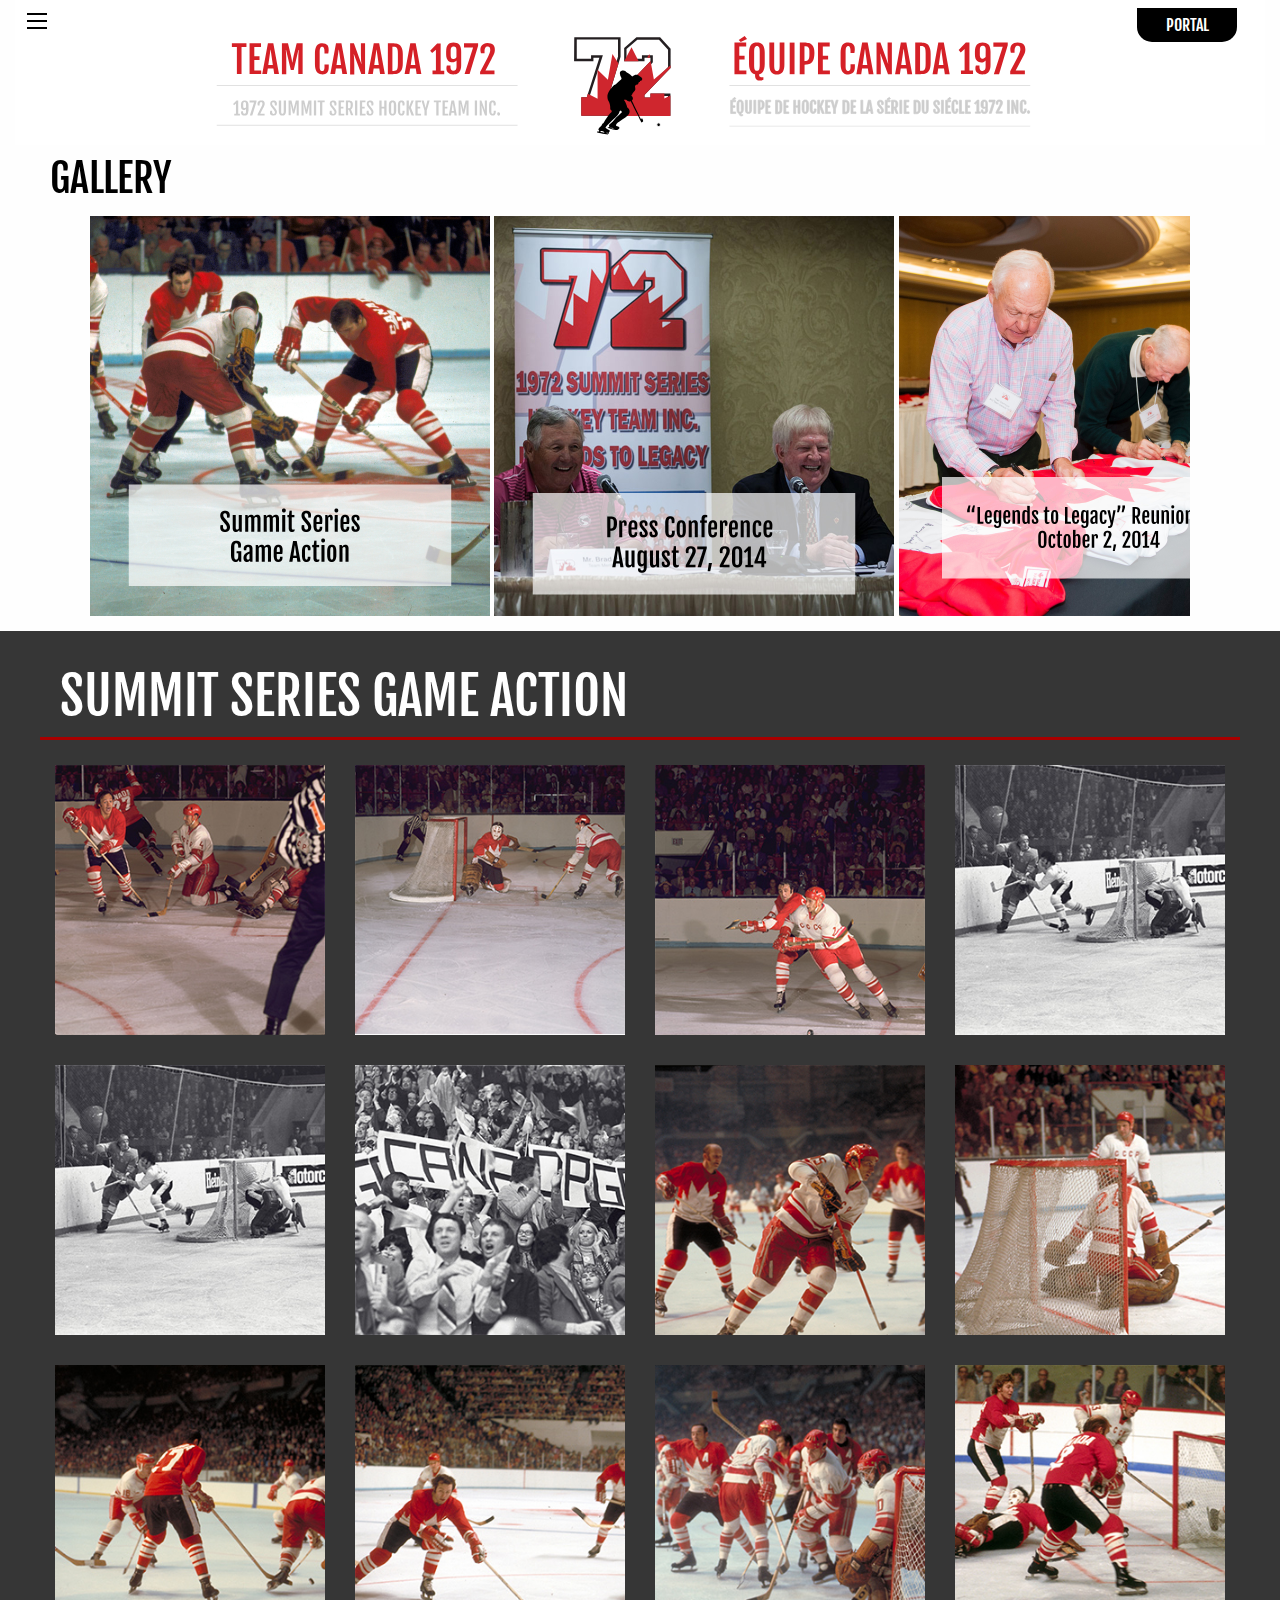
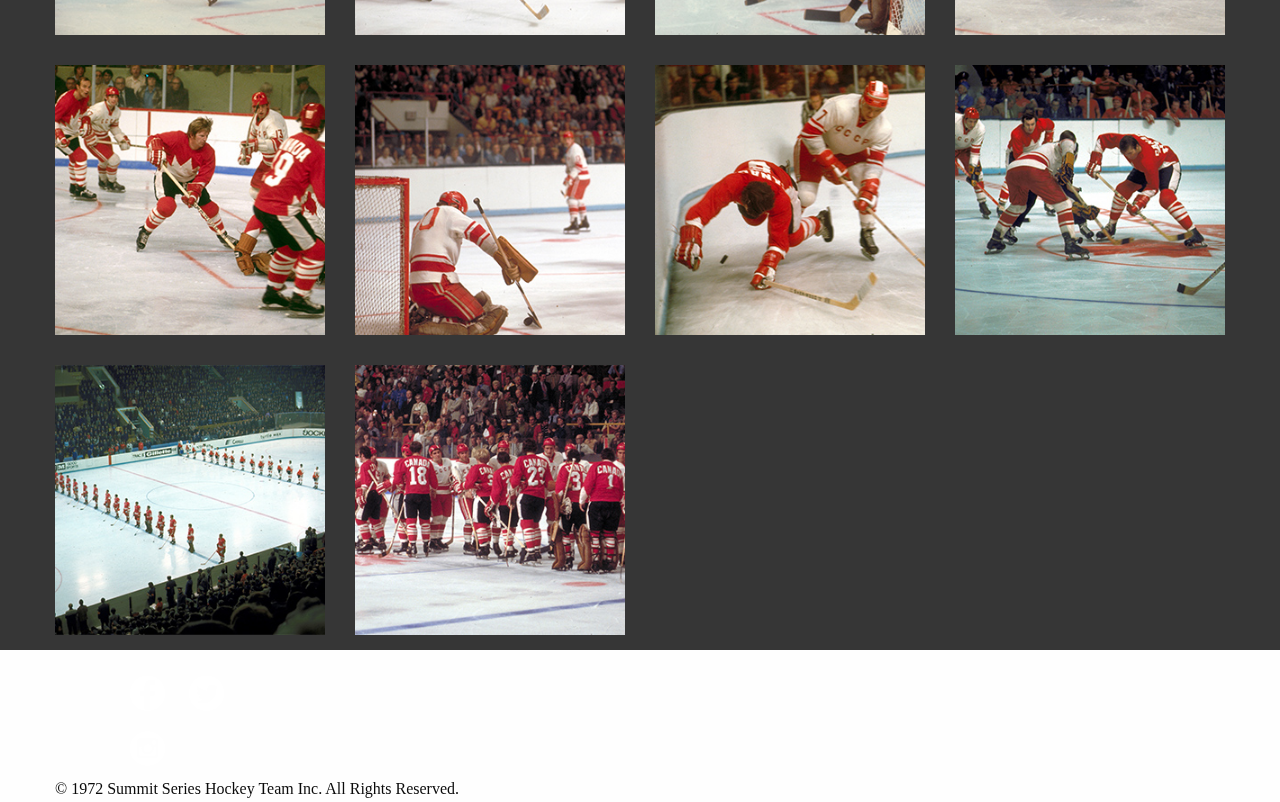
<file: gallery.html>
<!doctype html>
<html class="no-js" lang="en" dir="ltr">
  <head>
    <meta charset="utf-8">
    <meta http-equiv="x-ua-compatible" content="ie=edge">
    <meta name="viewport" content="width=device-width, initial-scale=1.0">
    <title>GALLERY - Team Canada 1972</title>
    <link href="http://fonts.googleapis.com/css?family=Fjalla+One%7CPlayfair+Display" rel="stylesheet" type="text/css">
    <link rel="stylesheet" href="css/foundation-icons.css">
    <link rel="stylesheet" href="css/foundation.css">
    <link rel="stylesheet" href="css/css/app.css">
  </head>

  <body>
    <h1 class="hide">Team Canada 1972</h1>
    
<!--Mobile Header and Nav-->
    <header class="row mainHeader show-for-small-only" data-sticky-container>
      <h2 class="hide">Mobile Header</h2>
      <nav class="small-12 columns">
        <h2 class="hide">Mobile Navigation</h2>
        <div class="title-bar" data-responsive-toggle="mobileNav">
          <button class="menu-icon float-left" type="button" data-toggle></button>
          <img src="images/logo.svg" alt="logo" width="60" height="61" class="title-bar-title" id="logoMobile">
        </div>

        <div id="mobileNav">
          <ul class="mainNav">
            <li><a href="index.html">HOME</a></li>
            <li><a href="theteam.html">THE TEAM</a></li>
            <li><a href="summitseries.html">SUMMIT SERIES</a></li>
            <li><a href="legacy.html">LEGACY</a></li>
            <li><a href="gallery.html">GALLERY</a></li>
            <li><a href="media.html">MEDIA CENTRE</a></li>
            <li><a href="partners.html">PARTNERS</a></li>
            <li><a href="#">MERCHANDISE</a></li>
            <li><a href="contact.html">CONTACT</a></li>
            <li><a href="#" id="mobilePortalBut">PORTAL</a></li>
          </ul>
        </div>
      </nav>
    </header>
<!--Mobile Header and Nav CLOSE-->

<!--Medium/Large Header and Nav-->
    <div class="off-canvas-wrapper">
      <div class="off-canvas-wrapper-inner" data-off-canvas-wrapper>
        <nav class="off-canvas position-left mainNav" id="offCanvasNav" data-off-canvas>
          <h2 class="hide">Medium/Large Navigation</h2>
          <ul class="vertical menu" data-menu>
            <li><a href="index.html">HOME</a></li>
            <li><a href="theteam.html">THE TEAM</a></li>
            <li><a href="summitseries.html">SUMMIT SERIES</a></li>
            <li><a href="legacy.html">LEGACY</a></li>
            <li><a href="gallery.html">GALLERY</a></li>
            <li><a href="media.html">MEDIA CENTRE</a></li>
            <li><a href="partners.html">PARTNERS</a></li>
            <li><a href="#">MERCHANDISE</a></li>
            <li><a href="contact.html">CONTACT</a></li>
          </ul>
        </nav>

        <div class="off-canvas-content" data-off-canvas-content>
          <header class="mainHeader hide-for-small-only expanded" data-sticky-container>
            <h2 class="hide">Header - Medium/Large Screens</h2>
            <div class="large-12 columns" data-sticky data-options="stickTo:top;stickyOn:small;marginTop:0" style="width:100%">
              <div class="title-bar">
                <a href="#" id="portalBut">PORTAL</a>
                <button class="menu-icon" type="button" data-toggle="offCanvasNav"></button>
                <div id="logos">
                  <img data-interchange="[images/logo_medium.svg, medium], [images/logo_large.svg, large]" alt="Alternate Logos" id="logoToggle">
                </div>
              </div>
            </div>
          </header>
<!--Medium/Large Header and Nav CLOSE-->

    <section class="row" id="galleryPage">
      <h2>GALLERY</h2>
    </section>

    <section class="row show-for-small-only" id="gallerySmallCon">
      <h2 class="hide">Small Gallery Accordion</h2>
      <ul class="accordion" data-accordion data-allow-all-closed="true">
        <li class="accordion-item" data-accordion-item>
          <a href="#" class="accordion-title">Summit Series Game Action</a>

          <div class="accordion-content" data-tab-content>
            <div class="row ssGallery">
              <div class="small-4 columns">
                <img src="images/gallery_ss_1.jpg" alt="Mobile SS Img1">
              </div>
              <div class="small-4 columns">
                <img src="images/gallery_ss_2.jpg" alt="Mobile SS Img2">
              </div>
              <div class="small-4 columns">
                <img src="images/gallery_ss_3.jpg" alt="Mobile SS Img3">
              </div>
            </div>

            <div class="row ssGallery">
              <div class="small-4 columns">
                <img src="images/gallery_ss_4.jpg" alt="Mobile SS Img4">
              </div>
              <div class="small-4 columns">
                <img src="images/gallery_ss_5.jpg" alt="Mobile SS Img5">
              </div>
              <div class="small-4 columns">
                <img src="images/gallery_ss_6.jpg" alt="Mobile SS Img6">
              </div>
            </div>

            <div class="row ssGallery">
              <div class="small-4 columns">
                <img src="images/gallery_ss_7.jpg" alt="Mobile SS Img7">
              </div>
              <div class="small-4 columns">
                <img src="images/gallery_ss_8.jpg" alt="Mobile SS Img8">
              </div>
              <div class="small-4 columns">
                <img src="images/gallery_ss_9.jpg" alt="Mobile SS Img9">
              </div>
            </div>

            <div class="row ssGallery">
              <div class="small-4 columns">
                <img src="images/gallery_ss_10.jpg" alt="Mobile SS Img10">
              </div>
              <div class="small-4 columns">
                <img src="images/gallery_ss_11.jpg" alt="Mobile SS Img11">
              </div>
              <div class="small-4 columns">
                <img src="images/gallery_ss_12.jpg" alt="Mobile SS Img12">
              </div>
            </div>

            <div class="row ssGallery">
              <div class="small-4 columns">
                <img src="images/gallery_ss_13.jpg" alt="Mobile SS Img13">
              </div>
              <div class="small-4 columns">
                <img src="images/gallery_ss_14.jpg" alt="Mobile SS Img14">
              </div>
              <div class="small-4 columns">
                <img src="images/gallery_ss_15.jpg" alt="Mobile SS Img15">
              </div>
            </div>

            <div class="row ssGallery">
              <div class="small-4 columns">
                <img src="images/gallery_ss_16.jpg" alt="Mobile SS Img16">
              </div>
              <div class="small-4 columns">
                <img src="images/gallery_ss_17.jpg" alt="Mobile SS Img17">
              </div>
              <div class="small-4 columns">
                <img src="images/gallery_ss_18.jpg" alt="Mobile SS Img18">
              </div>
            </div>
          </div>
        </li>

        <li class="accordion" data-accordion data-allow-all-closed="true">
          <a href="#" class="accordion-title">Press Conference - August 27, 2014</a>

          <div class="accordion-content" data-tab-content>
            <div class="row pcGallery">
              <div class="small-4 columns">
                <img src="images/gallery_pc_1.jpg" alt="Mobile PC Img1">
              </div>
              <div class="small-4 columns">
                <img src="images/gallery_pc_2.jpg" alt="Mobile PC Img2">
              </div>
              <div class="small-4 columns">
                <img src="images/gallery_pc_3.jpg" alt="Mobile PC Img3">
              </div>
            </div>

            <div class="row ssGallery">
              <div class="small-4 columns">
                <img src="images/gallery_pc_4.jpg" alt="Mobile PC Img4">
              </div>
              <div class="small-4 columns">
                <img src="images/gallery_pc_5.jpg" alt="Mobile PC Img5">
              </div>
              <div class="small-4 columns">
                <img src="images/gallery_pc_6.jpg" alt="Mobile PC Img6">
              </div>
            </div>

            <div class="row ssGallery">
              <div class="small-4 columns">
                <img src="images/gallery_pc_7.jpg" alt="Mobile PC Img7">
              </div>
              <div class="small-4 columns">
                <img src="images/gallery_pc_8.jpg" alt="Mobile PC Img8">
              </div>
              <div class="small-4 columns">
                <img src="images/gallery_pc_9.jpg" alt="Mobile PC Img9">
              </div>
            </div>

            <div class="row ssGallery">
              <div class="small-4 columns end">
                <img src="images/gallery_pc_10.jpg" alt="Mobile PC Img10">
              </div>
            </div>

          </div>
        </li>

        <li class="accordion" data-accordion data-allow-all-closed="true">
          <a href="#" class="accordion-title">"Legends to Legacy" Reunion Gala - October 2, 2014</a>

          <div class="accordion-content" data-tab-content>
            <div class="row ssGallery">
              <div class="small-4 columns">
                <img src="images/gallery_ll_1.jpg" alt="Mobile LL Img1">
              </div>
              <div class="small-4 columns">
                <img src="images/gallery_ll_2.jpg" alt="Mobile LL Img2">
              </div>
              <div class="small-4 columns">
                <img src="images/gallery_ll_3.jpg" alt="Mobile LL Img3">
              </div>
            </div>

            <div class="row ssGallery">
              <div class="small-4 columns">
                <img src="images/gallery_ll_4.jpg" alt="Mobile LL Img4">
              </div>
              <div class="small-4 columns">
                <img src="images/gallery_ll_5.jpg" alt="Mobile LL Img5">
              </div>
              <div class="small-4 columns">
                <img src="images/gallery_ll_6.jpg" alt="Mobile LL Img6">
              </div>
            </div>

            <div class="row ssGallery">
              <div class="small-4 columns">
                <img src="images/gallery_ll_7.jpg" alt="Mobile LL Img7">
              </div>
              <div class="small-4 columns">
                <img src="images/gallery_ll_8.jpg" alt="Mobile LL Img8">
              </div>
              <div class="small-4 columns">
                <img src="images/gallery_ll_9.jpg" alt="Mobile LL Img9">
              </div>
            </div>

            <div class="row ssGallery">
              <div class="small-4 columns">
                <img src="images/gallery_ll_10.jpg" alt="Mobile LL Img10">
              </div>
              <div class="small-4 columns">
                <img src="images/gallery_ll_11.jpg" alt="Mobile LL Img11">
              </div>
              <div class="small-4 columns">
                <img src="images/gallery_ll_12.jpg" alt="Mobile LL Img12">
              </div>
            </div>

            <div class="row ssGallery">
              <div class="small-4 columns">
                <img src="images/gallery_ll_13.jpg" alt="Mobile LL Img13">
              </div>
              <div class="small-4 columns">
                <img src="images/gallery_ll_14.jpg" alt="Mobile LL Img14">
              </div>
              <div class="small-4 columns">
                <img src="images/gallery_ll_15.jpg" alt="Mobile LL Img15">
              </div>
            </div>

            <div class="row ssGallery">
              <div class="small-4 columns">
                <img src="images/gallery_ll_16.jpg" alt="Mobile LL Img16">
              </div>
              <div class="small-4 columns">
                <img src="images/gallery_ll_17.jpg" alt="Mobile LL Img17">
              </div>
              <div class="small-4 columns">
                <img src="images/gallery_ll_18.jpg" alt="Mobile LL Img18">
              </div>
            </div>

            <div class="row ssGallery">
              <div class="small-4 columns">
                <img src="images/gallery_ll_19.jpg" alt="Mobile LL Img19">
              </div>
              <div class="small-4 columns end">
                <img src="images/gallery_ll_20.jpg" alt="Mobile LL Img20">
              </div>
            </div>

          </div>
        </li>
      </ul>
    </section><!--close mobile gallery-->

    <section class="row hide-for-small-only" id="galleryLargeSlider">
      <h2 class="hide">Gallery Slider</h2>
      <div class="slide">
        <a href="#" onclick="divVisibility('Div1');">
          <img src="images/gallery-ss-logo-cap.jpg" alt="Summit Series Logo" class="pic"/>
        </a>
        
        <a href="#" onclick="divVisibility('Div2');"> 
          <img src="images/gallery-pc-logo-cap.jpg" alt="Press Conference Logo" class="pic" />
        </a>

        <a href="#" onclick="divVisibility('Div3');"> 
          <img src="images/gallery-ll-logo-cap.jpg" alt="Legends to Legacy Logo" class="pic"/>
        </a>
      </div>
    </section>

    <div class="galleryLargeCon hide-for-small-only">
      
  <section id="Div1">
        <div class="row ssGallery">
        <h2>SUMMIT SERIES GAME ACTION</h2>
        <div class="medium-3 large-3 columns">
            <a data-open="openImg"><img src="images/gallery_ss_1.jpg" alt="SS Img 1"></a>
            <div class="reveal medium" id="openImg" data-reveal>
              <img src="images/gallery-ss-1.jpg" alt="SS Image 1 Large">
              <button class="close-button" data-close aria-label="Close modal" type="button">
                <span aria-hidden="true">&times;</span>
              </button>
            </div>
          </div>
          <div class="medium-3 large-3 columns">
            <a data-open="openImg2"><img src="images/gallery_ss_2.jpg" alt="SS Img 2"></a>
            <div class="reveal medium" id="openImg2" data-reveal>
              <img src="images/gallery-ss-2.jpg" alt="SS Img 2 Large">
              <button class="close-button" data-close aria-label="Close modal" type="button">
                <span aria-hidden="true">&times;</span>
              </button>
            </div>
          </div> 
          <div class="medium-3 large-3 columns">
            <a data-open="openImg3"><img src="images/gallery_ss_3.jpg" alt="SS Img 3"></a>
            <div class="reveal medium" id="openImg3" data-reveal>
              <img src="images/gallery-ss-3.jpg" alt="SS Img 3 Large">
              <button class="close-button" data-close aria-label="Close modal" type="button">
                <span aria-hidden="true">&times;</span>
              </button>
            </div>
          </div>
          <div class="medium-3 large-3 columns">
            <a data-open="openImg4"><img src="images/gallery_ss_4.jpg" alt="SS Img 3"></a>
            <div class="reveal medium" id="openImg4" data-reveal>
              <img src="images/gallery-ss-4.jpg" alt="SS Img 4 Large">
              <button class="close-button" data-close aria-label="Close modal" type="button">
                <span aria-hidden="true">&times;</span>
              </button>
            </div>
          </div>
        </div>

        <div class="row ssGallery">
          <div class="medium-3 large-3 columns">
            <a data-open="openSSImg5"><img src="images/gallery_ss_4.jpg" alt="SS Img 4"></a>
            <div class="reveal medium" id="openSSImg5" data-reveal>
              <img src="images/gallery-ss-5.jpg" alt="SS Img 5 Large">
              <button class="close-button" data-close aria-label="Close modal" type="button">
                <span aria-hidden="true">&times;</span>
              </button>
            </div>
          </div>
          <div class="medium-3 large-3 columns">
            <a data-open="openSSImg6"><img src="images/gallery_ss_6.jpg" alt="SS Img 6"></a>
            <div class="reveal medium" id="openSSImg6" data-reveal>
              <img src="images/gallery-ss-6.jpg" alt="SS Img 6 Large">
              <button class="close-button" data-close aria-label="Close modal" type="button">
                <span aria-hidden="true">&times;</span>
              </button>
            </div>
          </div>
          <div class="medium-3 large-3 columns">
            <a data-open="openSSImg7"><img src="images/gallery_ss_7.jpg" alt="SS Img 7"></a>
            <div class="reveal medium" id="openSSImg7" data-reveal>
              <img src="images/gallery-ss-7.jpg" alt="SS Img 7 Large">
              <button class="close-button" data-close aria-label="Close modal" type="button">
                <span aria-hidden="true">&times;</span>
              </button>
            </div>
          </div>
          <div class="medium-3 large-3 columns">
            <a data-open="openSSImg8"><img src="images/gallery_ss_8.jpg" alt="SS Img 8"></a>
            <div class="reveal medium" id="openSSImg8" data-reveal>
              <img src="images/gallery-ss-8.jpg" alt="SS Img 8 Large">
              <button class="close-button" data-close aria-label="Close modal" type="button">
                <span aria-hidden="true">&times;</span>
              </button>
            </div>
          </div>
        </div>

        <div class="row ssGallery">
          <div class="medium-3 large-3 columns">
            <a data-open="openSSImg9"><img src="images/gallery_ss_9.jpg" alt="SS Img 9"></a>
            <div class="reveal medium" id="openSSImg9" data-reveal>
              <img src="images/gallery-ss-9.jpg" alt="SS Img 9 Large">
              <button class="close-button" data-close aria-label="Close modal" type="button">
                <span aria-hidden="true">&times;</span>
              </button>
            </div>
          </div>
          <div class="medium-3 large-3 columns">
            <a data-open="openSSImg10"><img src="images/gallery_ss_10.jpg" alt="SS Img 10"></a>
            <div class="reveal medium" id="openSSImg10" data-reveal>
              <img src="images/gallery-ss-10.jpg" alt="SS Img 10 Large">
              <button class="close-button" data-close aria-label="Close modal" type="button">
                <span aria-hidden="true">&times;</span>
              </button>
            </div>
          </div>
          <div class="medium-3 large-3 columns">
            <a data-open="openSSImg11"><img src="images/gallery_ss_11.jpg" alt="SS Img 11"></a>
            <div class="reveal medium" id="openSSImg11" data-reveal>
              <img src="images/gallery-ss-11.jpg" alt="SS Img 11 Large">
              <button class="close-button" data-close aria-label="Close modal" type="button">
                <span aria-hidden="true">&times;</span>
              </button>
            </div>
          </div>
          <div class="medium-3 large-3 columns">
            <a data-open="openSSImg12"><img src="images/gallery_ss_12.jpg" alt="SS Img 12"></a>
            <div class="reveal medium" id="openSSImg12" data-reveal>
              <img src="images/gallery-ss-12.jpg" alt="SS Img 12 Large">
              <button class="close-button" data-close aria-label="Close modal" type="button">
                <span aria-hidden="true">&times;</span>
              </button>
            </div>
          </div>
        </div>

        <div class="row ssGallery">
          <div class="medium-3 large-3 columns">
            <a data-open="openSSImg13"><img src="images/gallery_ss_13.jpg" alt="SS Img 13"></a>
            <div class="reveal medium" id="openSSImg13" data-reveal>
              <img src="images/gallery-ss-13.jpg" alt="SS Img 13 Large">
              <button class="close-button" data-close aria-label="Close modal" type="button">
                <span aria-hidden="true">&times;</span>
              </button>
            </div>
          </div>
          <div class="medium-3 large-3 columns">
            <a data-open="openSSImg14"><img src="images/gallery_ss_14.jpg" alt="SS Img 14"></a>
            <div class="reveal medium" id="openSSImg14" data-reveal>
              <img src="images/gallery-ss-14.jpg" alt="SS Img 14 Large">
              <button class="close-button" data-close aria-label="Close modal" type="button">
                <span aria-hidden="true">&times;</span>
              </button>
            </div>
          </div>
          <div class="medium-3 large-3 columns">
            <a data-open="openSSImg15"><img src="images/gallery_ss_15.jpg" alt="SS Img 15"></a>
            <div class="reveal medium" id="openSSImg15" data-reveal>
              <img src="images/gallery-ss-15.jpg" alt="SS Img 15 Large">
              <button class="close-button" data-close aria-label="Close modal" type="button">
                <span aria-hidden="true">&times;</span>
              </button>
            </div>
          </div>
          <div class="medium-3 large-3 columns">
            <a data-open="openSSImg16"><img src="images/gallery_ss_16.jpg" alt="SS Img 16"></a>
            <div class="reveal medium" id="openSSImg16" data-reveal>
              <img src="images/gallery-ss-16.jpg" alt="SS Img 16 Large">
              <button class="close-button" data-close aria-label="Close modal" type="button">
                <span aria-hidden="true">&times;</span>
              </button>
            </div>
          </div>
        </div>

        <div class="row ssGallery">
          <div class="medium-3 large-3 columns">
            <a data-open="openSSImg17"><img src="images/gallery_ss_17.jpg" alt="SS Img 17"></a>
            <div class="reveal medium" id="openSSImg17" data-reveal>
              <img src="images/gallery-ss-17.jpg" alt="SS Img 17 Large">
              <button class="close-button" data-close aria-label="Close modal" type="button">
                <span aria-hidden="true">&times;</span>
              </button>
            </div>
          </div>
          <div class="medium-3 large-3 columns end">
            <a data-open="openSSImg18"><img src="images/gallery_ss_18.jpg" alt="SS Img 18"></a>
            <div class="reveal medium" id="openSSImg18" data-reveal>
              <img src="images/gallery-ss-18.jpg" alt="SS Img 18 Large">
              <button class="close-button" data-close aria-label="Close modal" type="button">
                <span aria-hidden="true">&times;</span>
              </button>
            </div>
          </div>  
        </div>
      </section>
    </div>


  <div class="galleryLargeCon hide-for-small-only">
    
    <section id="Div2" style="display: none;">
        <div class="row ssGallery">
          <h2>PRESS CONFERENCE - AUGUST 27, 2014</h2>
          <div class="medium-3 large-3 columns">
            <a data-open="openPCImg1"><img src="images/gallery_pc_1.jpg" alt="PC Img 1"></a>
            <div class="reveal medium" id="openPCImg1" data-reveal>
              <img src="images/gallery-pc-1.jpg" alt="PC Image 1 Large">
              <button class="close-button" data-close aria-label="Close modal" type="button">
                <span aria-hidden="true">&times;</span>
              </button>
            </div>
          </div>
          <div class="medium-3 large-3 columns">
            <a data-open="openPCImg2"><img src="images/gallery_pc_2.jpg" alt="PC Img 2"></a>
            <div class="reveal medium" id="openPCImg2" data-reveal>
              <img src="images/gallery-pc-2.jpg" alt="PC Img 2 Large">
              <button class="close-button" data-close aria-label="Close modal" type="button">
                <span aria-hidden="true">&times;</span>
              </button>
            </div>
          </div> 
          <div class="medium-3 large-3 columns">
            <a data-open="openPCImg3"><img src="images/gallery_pc_3.jpg" alt="PC Img 3"></a>
            <div class="reveal medium" id="openPCImg3" data-reveal>
              <img src="images/gallery-pc-3.jpg" alt="PC Img 3 Large">
              <button class="close-button" data-close aria-label="Close modal" type="button">
                <span aria-hidden="true">&times;</span>
              </button>
            </div>
          </div>
          <div class="medium-3 large-3 columns">
            <a data-open="openPCImg4"><img src="images/gallery_pc_4.jpg" alt="PC Img 3"></a>
            <div class="reveal medium" id="openPCImg4" data-reveal>
              <img src="images/gallery-pc-4.jpg" alt="PC Img 4 Large">
              <button class="close-button" data-close aria-label="Close modal" type="button">
                <span aria-hidden="true">&times;</span>
              </button>
            </div>
          </div>
        </div>

        <div class="row ssGallery">
          <div class="medium-3 large-3 columns">
            <a data-open="openPCImg1"><img src="images/gallery_pc_5.jpg" alt="PC Img 5"></a>
            <div class="reveal medium" id="openPCImg5" data-reveal>
              <img src="images/gallery-pc-5.jpg" alt="PC Image 5 Large">
              <button class="close-button" data-close aria-label="Close modal" type="button">
                <span aria-hidden="true">&times;</span>
              </button>
            </div>
          </div>
          <div class="medium-3 large-3 columns">
            <a data-open="openPCImg6"><img src="images/gallery_pc_6.jpg" alt="PC Img 6"></a>
            <div class="reveal medium" id="openPCImg6" data-reveal>
              <img src="images/gallery-pc-6.jpg" alt="PC Img 6 Large">
              <button class="close-button" data-close aria-label="Close modal" type="button">
                <span aria-hidden="true">&times;</span>
              </button>
            </div>
          </div> 
          <div class="medium-3 large-3 columns">
            <a data-open="openPCImg7"><img src="images/gallery_pc_7.jpg" alt="PC Img 7"></a>
            <div class="reveal medium" id="openPCImg7" data-reveal>
              <img src="images/gallery-pc-7.jpg" alt="PC Img 7 Large">
              <button class="close-button" data-close aria-label="Close modal" type="button">
                <span aria-hidden="true">&times;</span>
              </button>
            </div>
          </div>
          <div class="medium-3 large-3 columns">
            <a data-open="openPCImg8"><img src="images/gallery_pc_8.jpg" alt="PC Img 8"></a>
            <div class="reveal medium" id="openPCImg8" data-reveal>
              <img src="images/gallery-pc-8.jpg" alt="PC Img 8 Large">
              <button class="close-button" data-close aria-label="Close modal" type="button">
                <span aria-hidden="true">&times;</span>
              </button>
            </div>
          </div>
        </div>

        <div class="row ssGallery">
          <div class="medium-3 large-3 columns">
            <a data-open="openPCImg9"><img src="images/gallery_pc_9.jpg" alt="PC Img 9"></a>
            <div class="reveal medium" id="openPCImg9" data-reveal>
              <img src="images/gallery-pc-9.jpg" alt="PC Img 9 Large">
              <button class="close-button" data-close aria-label="Close modal" type="button">
                <span aria-hidden="true">&times;</span>
              </button>
            </div>
          </div>
          <div class="medium-3 large-3 columns end">
            <a data-open="openPCImg10"><img src="images/gallery_pc_10.jpg" alt="PC Img 10"></a>
            <div class="reveal medium" id="openPCImg10" data-reveal>
              <img src="images/gallery-pc-10.jpg" alt="PC Img 10 Large">
              <button class="close-button" data-close aria-label="Close modal" type="button">
                <span aria-hidden="true">&times;</span>
              </button>
            </div>
          </div>
        </div>
      </section><!--end of div 2-->
    </div>


    <div class="galleryLargeCon hide-for-small-only">

    
    <section id="Div3" style="display: none;">
        <div class="row ssGallery">
          <h2>"LEGENDS TO LEGACY" REUNION GALA - OCTOBER 2, 2014</h2>
          <div class="medium-3 large-3 columns">
            <a data-open="openLLImg1"><img src="images/gallery_ll_1.jpg" alt="LL Img 1"></a>
            <div class="reveal medium" id="openLLImg1" data-reveal>
              <img src="images/gallery-ll-1.jpg" alt="LL Image 1 Large">
              <button class="close-button" data-close aria-label="Close modal" type="button">
                <span aria-hidden="true">&times;</span>
              </button>
            </div>
          </div>
          <div class="medium-3 large-3 columns">
            <a data-open="openLLImg2"><img src="images/gallery_ll_2.jpg" alt="LL Img 2"></a>
            <div class="reveal medium" id="openLLImg2" data-reveal>
              <img src="images/gallery-ll-2.jpg" alt="LL Img 2 Large">
              <button class="close-button" data-close aria-label="Close modal" type="button">
                <span aria-hidden="true">&times;</span>
              </button>
            </div>
          </div> 
          <div class="medium-3 large-3 columns">
            <a data-open="openLLImg3"><img src="images/gallery_ll_3.jpg" alt="LL Img 3"></a>
            <div class="reveal medium" id="openLLImg3" data-reveal>
              <img src="images/gallery-ll-3.jpg" alt="LL Img 3 Large">
              <button class="close-button" data-close aria-label="Close modal" type="button">
                <span aria-hidden="true">&times;</span>
              </button>
            </div>
          </div>
          <div class="medium-3 large-3 columns">
            <a data-open="openLLImg4"><img src="images/gallery_ll_4.jpg" alt="LL Img 3"></a>
            <div class="reveal medium" id="openLLImg4" data-reveal>
              <img src="images/gallery-ll-4.jpg" alt="LL Img 4 Large">
              <button class="close-button" data-close aria-label="Close modal" type="button">
                <span aria-hidden="true">&times;</span>
              </button>
            </div>
          </div>
        </div>

        <div class="row ssGallery">
          <div class="medium-3 large-3 columns">
            <a data-open="openLLImg5"><img src="images/gallery_ll_5.jpg" alt="LL Img 5"></a>
            <div class="reveal medium" id="openLLImg5" data-reveal>
              <img src="images/gallery-ll-5.jpg" alt="LL Image 5 Large">
              <button class="close-button" data-close aria-label="Close modal" type="button">
                <span aria-hidden="true">&times;</span>
              </button>
            </div>
          </div>
          <div class="medium-3 large-3 columns">
            <a data-open="openLLImg6"><img src="images/gallery_ll_6.jpg" alt="LL Img 6"></a>
            <div class="reveal medium" id="openLLImg6" data-reveal>
              <img src="images/gallery-ll-6.jpg" alt="LL Img 6 Large">
              <button class="close-button" data-close aria-label="Close modal" type="button">
                <span aria-hidden="true">&times;</span>
              </button>
            </div>
          </div> 
          <div class="medium-3 large-3 columns">
            <a data-open="openLLImg7"><img src="images/gallery_ll_7.jpg" alt="LL Img 7"></a>
            <div class="reveal medium" id="openLLImg7" data-reveal>
              <img src="images/gallery-ll-7.jpg" alt="LL Img 7 Large">
              <button class="close-button" data-close aria-label="Close modal" type="button">
                <span aria-hidden="true">&times;</span>
              </button>
            </div>
          </div>
          <div class="medium-3 large-3 columns">
            <a data-open="openLLImg8"><img src="images/gallery_ll_8.jpg" alt="LL Img 8"></a>
            <div class="reveal medium" id="openLLImg8" data-reveal>
              <img src="images/gallery-ll-8.jpg" alt="LL Img 8 Large">
              <button class="close-button" data-close aria-label="Close modal" type="button">
                <span aria-hidden="true">&times;</span>
              </button>
            </div>
          </div>
        </div>

        <div class="row ssGallery">
          <div class="medium-3 large-3 columns">
            <a data-open="openLLImg9"><img src="images/gallery_ll_9.jpg" alt="LL Img 9"></a>
            <div class="reveal medium" id="openLLImg9" data-reveal>
              <img src="images/gallery-ll-9.jpg" alt="LL Image 9 Large">
              <button class="close-button" data-close aria-label="Close modal" type="button">
                <span aria-hidden="true">&times;</span>
              </button>
            </div>
          </div>
          <div class="medium-3 large-3 columns">
            <a data-open="openLLImg10"><img src="images/gallery_ll_10.jpg" alt="LL Img 10"></a>
            <div class="reveal medium" id="openLLImg10" data-reveal>
              <img src="images/gallery-ll-10.jpg" alt="LL Img 10 Large">
              <button class="close-button" data-close aria-label="Close modal" type="button">
                <span aria-hidden="true">&times;</span>
              </button>
            </div>
          </div> 
          <div class="medium-3 large-3 columns">
            <a data-open="openLLImg11"><img src="images/gallery_ll_11.jpg" alt="LL Img 11"></a>
            <div class="reveal medium" id="openLLImg11" data-reveal>
              <img src="images/gallery-ll-11.jpg" alt="LL Img 11 Large">
              <button class="close-button" data-close aria-label="Close modal" type="button">
                <span aria-hidden="true">&times;</span>
              </button>
            </div>
          </div>
          <div class="medium-3 large-3 columns">
            <a data-open="openLLImg12"><img src="images/gallery_ll_12.jpg" alt="LL Img 12"></a>
            <div class="reveal medium" id="openLLImg12" data-reveal>
              <img src="images/gallery-ll-12.jpg" alt="LL Img 12 Large">
              <button class="close-button" data-close aria-label="Close modal" type="button">
                <span aria-hidden="true">&times;</span>
              </button>
            </div>
          </div>
        </div>

        <div class="row ssGallery">
          <div class="medium-3 large-3 columns">
            <a data-open="openLLImg13"><img src="images/gallery_ll_13.jpg" alt="LL Img 13"></a>
            <div class="reveal medium" id="openLLImg13" data-reveal>
              <img src="images/gallery-ll-13.jpg" alt="LL Image 13 Large">
              <button class="close-button" data-close aria-label="Close modal" type="button">
                <span aria-hidden="true">&times;</span>
              </button>
            </div>
          </div>
          <div class="medium-3 large-3 columns">
            <a data-open="openLLImg14"><img src="images/gallery_ll_14.jpg" alt="LL Img 14"></a>
            <div class="reveal medium" id="openLLImg14" data-reveal>
              <img src="images/gallery-ll-14.jpg" alt="LL Img 14 Large">
              <button class="close-button" data-close aria-label="Close modal" type="button">
                <span aria-hidden="true">&times;</span>
              </button>
            </div>
          </div> 
          <div class="medium-3 large-3 columns">
            <a data-open="openLLImg15"><img src="images/gallery_ll_15.jpg" alt="LL Img 15"></a>
            <div class="reveal medium" id="openLLImg15" data-reveal>
              <img src="images/gallery-ll-15.jpg" alt="LL Img 15 Large">
              <button class="close-button" data-close aria-label="Close modal" type="button">
                <span aria-hidden="true">&times;</span>
              </button>
            </div>
          </div>
          <div class="medium-3 large-3 columns">
            <a data-open="openLLImg16"><img src="images/gallery_ll_16.jpg" alt="LL Img 16"></a>
            <div class="reveal medium" id="openLLImg16" data-reveal>
              <img src="images/gallery-ll-16.jpg" alt="LL Img 16 Large">
              <button class="close-button" data-close aria-label="Close modal" type="button">
                <span aria-hidden="true">&times;</span>
              </button>
            </div>
          </div>
        </div>

        <div class="row ssGallery">
          <div class="medium-3 large-3 columns">
            <a data-open="openLLImg17"><img src="images/gallery_ll_17.jpg" alt="LL Img 17"></a>
            <div class="reveal medium" id="openLLImg17" data-reveal>
              <img src="images/gallery-ll-17.jpg" alt="LL Image 13 Large">
              <button class="close-button" data-close aria-label="Close modal" type="button">
                <span aria-hidden="true">&times;</span>
              </button>
            </div>
          </div>
          <div class="medium-3 large-3 columns">
            <a data-open="openLLImg18"><img src="images/gallery_ll_18.jpg" alt="LL Img 18"></a>
            <div class="reveal medium" id="openLLImg18" data-reveal>
              <img src="images/gallery-ll-18.jpg" alt="LL Img 18 Large">
              <button class="close-button" data-close aria-label="Close modal" type="button">
                <span aria-hidden="true">&times;</span>
              </button>
            </div>
          </div> 
          <div class="medium-3 large-3 columns">
            <a data-open="openLLImg19"><img src="images/gallery_ll_19.jpg" alt="LL Img 19"></a>
            <div class="reveal medium" id="openLLImg19" data-reveal>
              <img src="images/gallery-ll-19.jpg" alt="LL Img 19 Large">
              <button class="close-button" data-close aria-label="Close modal" type="button">
                <span aria-hidden="true">&times;</span>
              </button>
            </div>
          </div>
          <div class="medium-3 large-3 columns">
            <a data-open="openLLImg20"><img src="images/gallery_ll_20.jpg" alt="LL Img 20"></a>
            <div class="reveal medium" id="openLLImg20" data-reveal>
              <img src="images/gallery-ll-20.jpg" alt="LL Img 20 Large">
              <button class="close-button" data-close aria-label="Close modal" type="button">
                <span aria-hidden="true">&times;</span>
              </button>
            </div>
          </div>
        </div>
      </section><!--end of div 2-->
    </div>

          <footer id="mainFooter" class="row">
            <h2 class="hide">Main Footer</h2>
            <section class="small-12 show-for-small-only columns">
              <h3 class="hide">Search Bar for Mobile</h3>
              <form id="searchForm" action="search.php" method="get">
                <div class="input-group">
                  <input class="input-group-field" type="text" placeholder="Search...">
                  <div class="input-group-button">
                    <input type="submit" class="button" id="searchBut" value="search">
                  </div> 
                </div>
              </form>
            </section>

            <nav class="small-12 large-3 columns end">
              <h3 class="hide">Social Media Navigation</h3>
              <ul id="socialNav">
                <li id="facebook"><a href="http://www.facebook.com/teamcanada1972"><img src="images/facebook.png" alt="facebook"></a></li>
                <li id="twitter"><a href="http://www.twitter.com/teamcanada1972"><img src="images/twitter.png" alt="twitter"></a></li>
                <li id="instagram"><a href="http://www.instagram.com"><img src="images/instagram.png" alt="instagram"></a></li>
              </ul>
            </nav>
          </footer>

          <section class="row" id="copyrightBar">
            <h2 class="hide">Copyright Bar</h2>
            <div class="small-12 columns">
              <p>© 1972 Summit Series Hockey Team Inc. All Rights Reserved.</p>
            </div>
          </section>

        </div>
      </div>
    </div>

    <script src="js/vendor/jquery.js"></script>
    <script src="js/vendor/what-input.js"></script>
    <script src="js/vendor/foundation.js"></script>
    <script src="js/app.js"></script>
  </body>
</html>
</file>
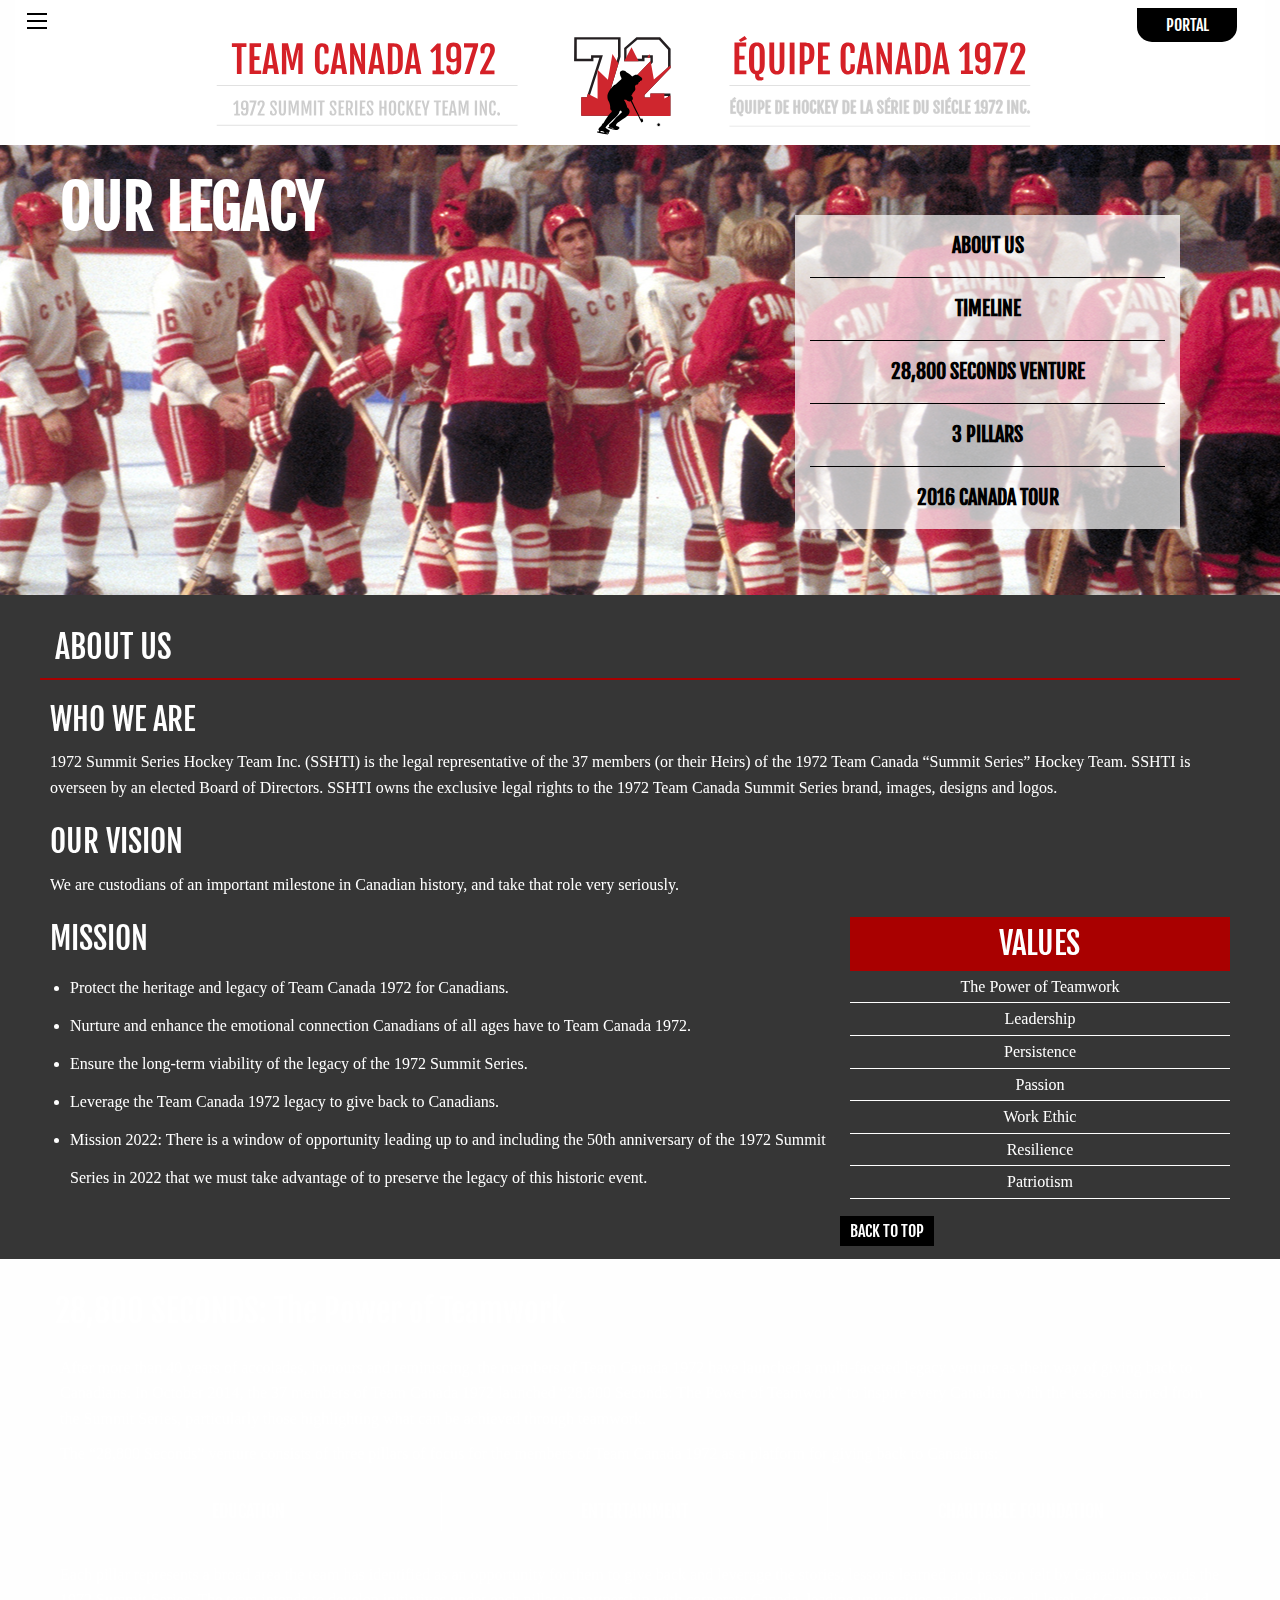
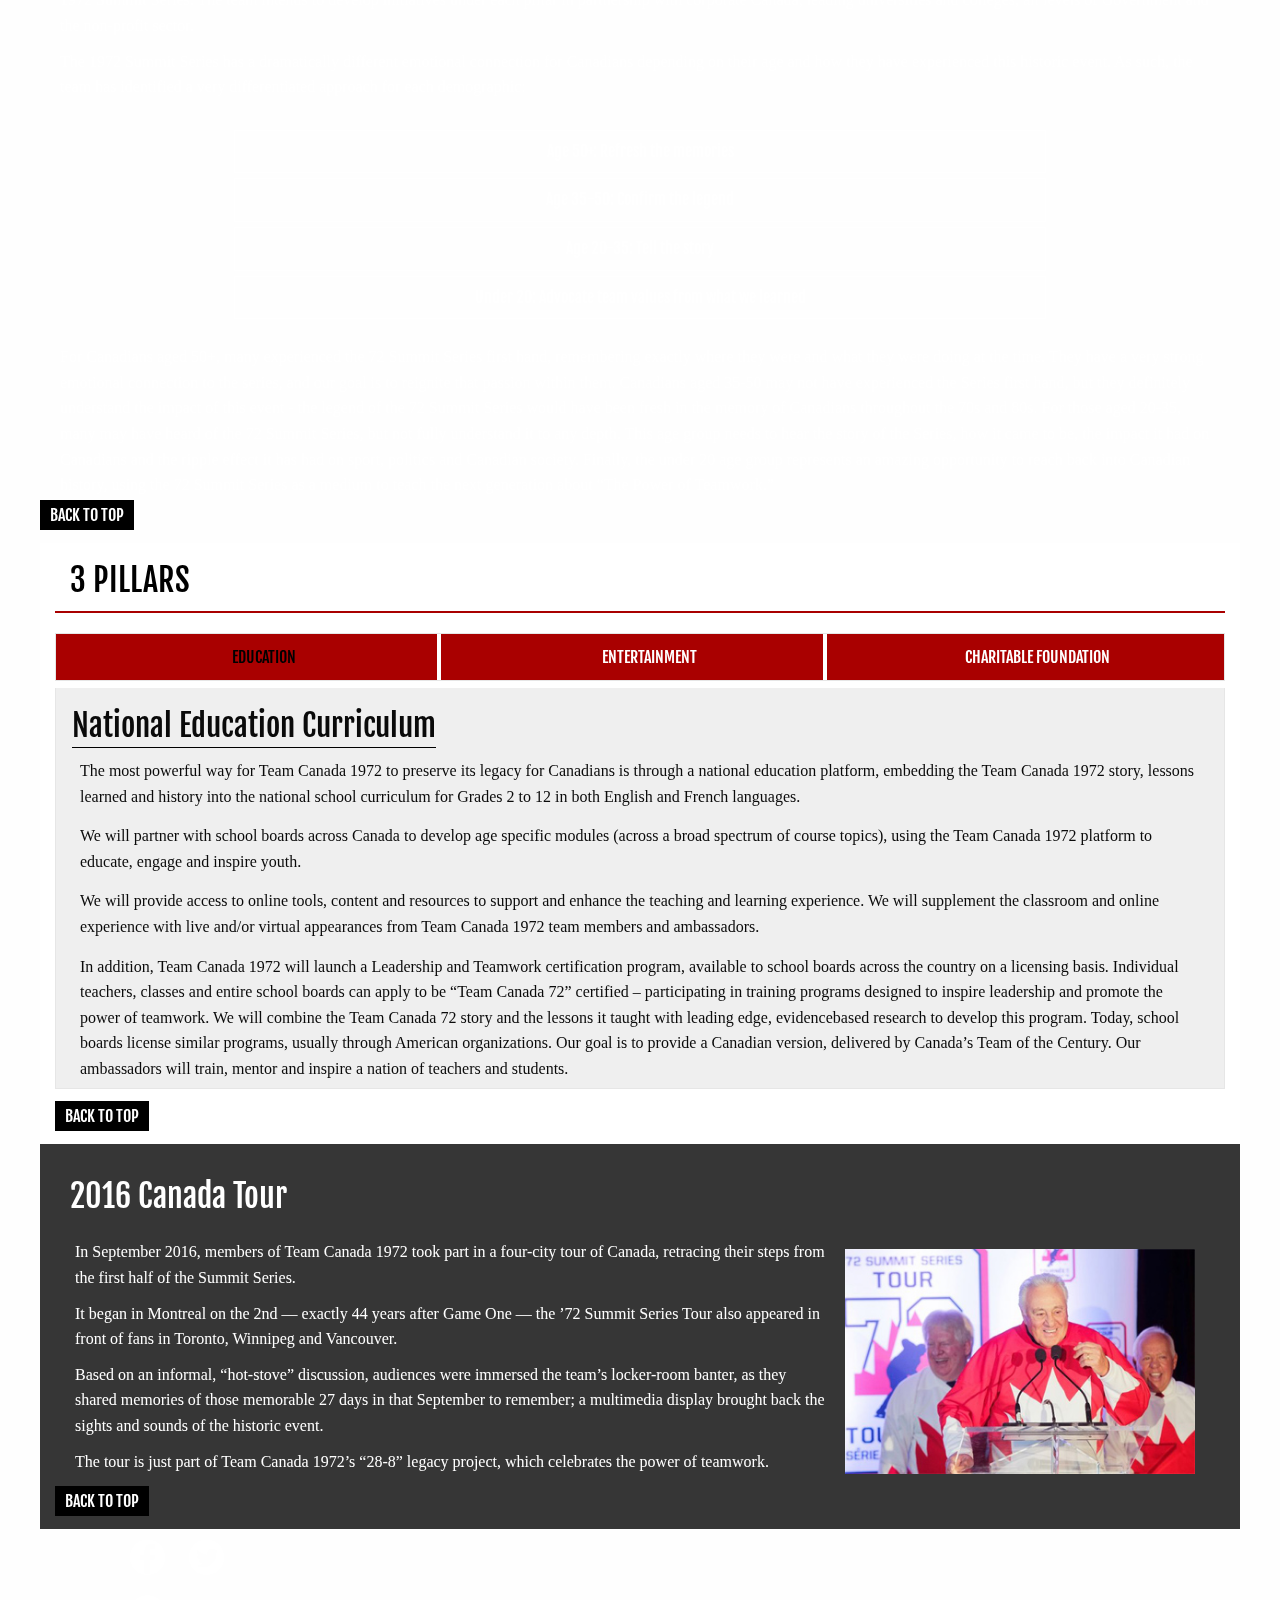
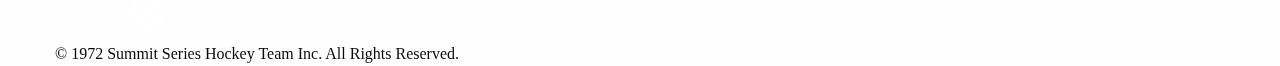
<file: legacy.html>
<!doctype html>
<html class="no-js" lang="en" dir="ltr">
  <head>
    <meta charset="utf-8">
    <meta http-equiv="x-ua-compatible" content="ie=edge">
    <meta name="viewport" content="width=device-width, initial-scale=1.0">
    <title>THE LEGACY - Team Canada 1972</title>
    <link href="http://fonts.googleapis.com/css?family=Fjalla+One%7CPlayfair+Display" rel="stylesheet" type="text/css">
    <link rel="stylesheet" href="css/foundation-icons.css">
    <link rel="stylesheet" href="css/foundation.css">
    <link rel="stylesheet" href="css/css/app.css">
  </head>

  <body>
    <h1 class="hide">Team Canada 1972</h1>

<!--Mobile Header and Nav-->
    <header class="row mainHeader show-for-small-only" data-sticky-container>
      <h2 class="hide">Mobile Header</h2>
      <nav class="small-12 columns">
        <h2 class="hide">Mobile Navigation</h2>
        <div class="title-bar" data-responsive-toggle="mobileNav">
          <button class="menu-icon float-left" type="button" data-toggle></button>
          <img src="images/logo.svg" alt="logo" width="60" height="61" class="title-bar-title" id="logoMobile">
        </div>

        <div id="mobileNav">
          <ul class="mainNav">
            <li><a href="index.html">HOME</a></li>
            <li><a href="theteam.html">THE TEAM</a></li>
            <li><a href="summitseries.html">SUMMIT SERIES</a></li>
            <li><a href="legacy.html">LEGACY</a></li>
            <li><a href="gallery.html">GALLERY</a></li>
            <li><a href="media.html">MEDIA CENTRE</a></li>
            <li><a href="partners.html">PARTNERS</a></li>
            <li><a href="#">MERCHANDISE</a></li>
            <li><a href="contact.html">CONTACT</a></li>
            <li><a href="#" id="mobilePortalBut">PORTAL</a></li>
          </ul>
        </div>
      </nav>
    </header>
<!--Mobile Header and Nav CLOSE-->

<!--Medium/Large Header and Nav-->
    <div class="off-canvas-wrapper">
      <div class="off-canvas-wrapper-inner" data-off-canvas-wrapper>
        <nav class="off-canvas position-left mainNav" id="offCanvasNav" data-off-canvas>
          <h2 class="hide">Medium/Large Navigation</h2>
          <ul class="vertical menu" data-menu>
            <li><a href="index.html">HOME</a></li>
            <li><a href="theteam.html">THE TEAM</a></li>
            <li><a href="summitseries.html">SUMMIT SERIES</a></li>
            <li><a href="legacy.html">LEGACY</a></li>
            <li><a href="gallery.html">GALLERY</a></li>
            <li><a href="media.html">MEDIA CENTRE</a></li>
            <li><a href="partners.html">PARTNERS</a></li>
            <li><a href="#">MERCHANDISE</a></li>
            <li><a href="contact.html">CONTACT</a></li>
          </ul>
        </nav>

        <div class="off-canvas-content" data-off-canvas-content>
          <header class="mainHeader hide-for-small-only expanded" data-sticky-container>
            <h2 class="hide">Header - Medium/Large Screens</h2>
            <div class="large-12 columns" data-sticky data-options="stickTo:top;stickyOn:small;marginTop:0" style="width:100%">
              <div class="title-bar">
                <a href="#" id="portalBut">PORTAL</a>
                <button class="menu-icon" type="button" data-toggle="offCanvasNav"></button>
                <div id="logos">
                  <img data-interchange="[images/logo_medium.svg, medium], [images/logo_large.svg, large]" alt="Alternate Logos" id="logoToggle">
                </div>
              </div>
            </div>
          </header>
<!--Medium/Large Header and Nav CLOSE-->

          <div id="legacyHeading" data-interchange="[images/legacy_bg_3.jpg, small], [images/legacy_bg_2.jpg, medium], [images/legacy_bg_1.jpg, large]">
            <section class="row">
            <h2>OUR LEGACY</h2>
              <div class="medium-4 medium-offset-8 large-4 large-offset-8 columns">
                <nav id="legacyNav">
                  <h3 class="hide">Legacy Navigation</h3>
                  <ul>
                    <li><a href="#aboutUs">ABOUT US</a></li>
                    <li><a href="summitseries.html">TIMELINE</a></li>
                    <li><a href="#legacySeconds">28,800 SECONDS VENTURE</a></li>
                    <li><a href="#pillarSection">3 PILLARS</a></li>
                    <li><a href="#ssTour">2016 CANADA TOUR</a></li>
                  </ul>
                </nav>
              </div>
            </section>
          </div>

          <div id="aboutUs">
            <section class="row">
              <h2>ABOUT US</h2>
              <section class="small-12 columns" id="whoWeAre">
                <h3>WHO WE ARE</h3>
                <p>1972 Summit Series Hockey Team Inc. (SSHTI) is the legal representative of the 37 members (or their Heirs) of the 1972 Team Canada “Summit Series” Hockey Team. SSHTI is overseen by an elected Board of Directors. SSHTI owns the exclusive legal rights to the 1972 Team Canada Summit Series brand, images, designs and logos.</p>
              </section>

              <section class="small-12 columns" id="vision">
                <h3>OUR VISION</h3>
                <p>We are custodians of an important milestone in Canadian history, and take that role very seriously.</p>
              </section>

              <section class="small-12 medium-8 columns" id="mission">
                <h3>MISSION</h3>
                <ul>
                  <li>Protect the heritage and legacy of Team Canada 1972 for Canadians.</li>
                  <li>Nurture and enhance the emotional connection Canadians of all ages have to Team Canada 1972.</li>
                  <li>Ensure the long-term viability of the legacy of the 1972 Summit Series.</li>
                  <li>Leverage the Team Canada 1972 legacy to give back to Canadians.</li>
                  <li>Mission 2022: There is a window of opportunity leading up to and including the 50th anniversary of the 1972 Summit Series in 2022 that we must take advantage of to preserve the legacy of this historic event.</li>
                </ul>
              </section>

              <section class="small-12 medium-4 columns" id="values">
                <h3>VALUES</h3>
                <ul>
                  <li>The Power of Teamwork</li>
                  <li>Leadership</li>
                  <li>Persistence</li>
                  <li>Passion</li>
                  <li>Work Ethic</li>
                  <li>Resilience</li>
                  <li>Patriotism</li>
                </ul>
              </section>

              <a href="#top" class="backToTop">BACK TO TOP</a>
              
            </section>
          </div>

          <div id="legacySeconds">
            <section class="row">
              <h2>28,800 SECONDS: The Power of Teamwork</h2>
              <div class="small-12 columns">
                <p>After more than 40 years of accolades, honours and reminiscing, the members of Team Canada 1972 have launched a multi-faceted legacy venture as their way of giving back to Canadians. In October 2014, the 37 members of Team Canada 1972 launched “28,800 Seconds: The Power of Teamwork” to inspire every Canadian with the lessons learned from the Summit Series, particularly those highlighting what can be achieved through teamwork.</p>
                <div id="pillars">
                  <p>The “28,800 Seconds” venture consists of three pillars of focus for the members of Team Canada 1972 as a platform for giving back to Canadians:</p>
                  <ul>
                    <li>EDUCATION</li>
                    <li>ENTERTAINMENT</li>
                    <li>CHARITABLE FOUNDATION</li>
                  </ul>
                  <p>Each pillar represents a broad area the team has identified as an opportunity for them to give back and leverage the stories, lessons learned and passion felt by Canadians towards the 1972 Summit Series. The team intends to develop initiatives under each pillar in partnership with corporate Canada, leading universities and colleges, all levels of Government and the non-profit sector.</p>
                </div>
                <div id="ages">
                  <p>The 1972 Summit Series has a dramatically different emotional connection for Canadians depending on their age and how they have experienced this historic event. As such, the team has identified a very differentiated approach for each demographic:</p>
                  <div id="ageTypes">
                    <ul>
                      <li>Age 50+: Refresh the memories</li>
                      <li>Age 35-50: Confirm the legend</li>
                      <li>Age 20-35: Tell the story</li>
                      <li>Under 20: Advocate team values from what we learned</li>
                    </ul>
                  </div>
                  <p class="hide-for-small-only">For Canadians aged 50+, many experienced the 72 Summit Series first hand, remembering exactly where they were and what they were doing at the time. They have a very strong emotional connection to the series, and our goal is to reignite that passion within them. Canadians aged 35-50 may not have experienced the Series first hand, but they definitely understand the impact of this event - the legend of the 72 Summit Series would have been fresh in the memory of Canadians throughout the 70s and 80s. For those aged 20-35, many may have heard of the 72 Summit Series, but not fully understand it to any depth. This age group needs to hear the story of the Series, how it came to be, the impact it had on Canadians and the ripple effect it has had on sport, politics and Canadian society. Finally, the under 20 age group represents an amazing opportunity to reach back into Canadian history, using the 72 Summit Series as a medium to teach the next generation about “The Power of Teamwork.”</p>
                </div>
              </div>
              <a href="#top" class="backToTop">BACK TO TOP</a>
            </section>
          </div>

          <section class="row collapse" id="pillarSection">
            <h2>3 PILLARS</h2>
            <div class="small-12 columns">
              <ul class="tabs" id="legacy-tabs" data-tabs>
                <li class="tabs-title is-active"><a href="#educationPanel" aria-selected="true">EDUCATION</a></li>
                <li class="tabs-title"><a href="#entertainmentPanel">ENTERTAINMENT</a></li>
                <li class="tabs-title"><a href="#charityPanel">CHARITABLE FOUNDATION</a></li>
              </ul>
            </div>

            <div class="small-12 columns">
              <div class="tabs-content" data-tabs-content="legacy-tabs">
                <div class="tabs-panel is-active" id="educationPanel">
                  <div class="initiatives" id="edu1">
                    <h3>National Education Curriculum</h3>
                    <p>The most powerful way for Team Canada 1972 to preserve its legacy for Canadians is through a national education platform, embedding the Team Canada 1972 story, lessons learned and history into the national school curriculum for Grades 2 to 12 in both English and French languages.</p>
                    <p>We will partner with school boards across Canada to develop age specific modules (across a broad spectrum of course topics), using the Team Canada 1972 platform to educate, engage and inspire youth.</p>
                    <p>We will provide access to online tools, content and resources to support and enhance the teaching and learning experience. We will supplement the classroom and online experience with live and/or virtual appearances from Team Canada 1972 team members and ambassadors.</p>
                    <p>In addition, Team Canada 1972 will launch a Leadership and Teamwork certification program, available to school boards across the country on a licensing basis. Individual teachers, classes and entire school boards can apply to be “Team Canada 72” certified – participating in training programs designed to inspire leadership and promote the power of teamwork. We will combine the Team Canada 72 story and the lessons it taught with leading edge, evidencebased research to develop this program. Today, school boards license similar programs, usually through American organizations. Our goal is to provide a Canadian version, delivered by Canada’s Team of the Century. Our ambassadors will train, mentor and inspire a nation of teachers and students.</p>
                    <p>Team Canada 1972 has secured strong partnerships with Brock University, Canada’s Sports Hall of Fame, Hockey Canada and several school boards to start to develop these programs.</p>
                    <p>The next phase of this national education program is to secure funding to build modules, develop online content, resources and capabilities, train ambassadors and develop program materials. Funding during the start-up phase is critical to the success and spread of the program.</p>
                    <p>Beyond the start-up phase, both the curriculum and the Leadership and Teamwork certification programs will be self-sustaining due to partnerships with corporate Canada, government and also direct licensing revenue from the school boards.</p>
                    <p>As the Team Canada 72 legacy lives on, it will inspire the hearts and minds of Canadian youth. It will last forever.</p>
                    <p>We know that the experience of Team Canada 72 will serve to motivate and inspire young people to adapt our methods to improve their lives and create a better Canada.</p>
                  </div>
                  <div class="initiatives" id="edu2">
                    <h3>Minor Hockey Program</h3>
                    <p>A grassroots hockey training curriculum for players, coaches and parents across Canada and with the goal of more kids starting and continuing to play the game. This is a unique program that will provide coaches, regardless of hockey experience with the knowledge and tools required to maximize the hockey experience. Includes season long face to face training, mentorship, online interactive tools and live events. Put your brand at the forefront of this unique, national grassroots program giving back to “our game.”</p>
                  </div>
                  <div class="initiatives" id="edu3">
                    <h3>National MBA Contest</h3>
                    <p>Hosted by The Goodman School of Business at Brock University, a case study competition engaging the brightest business students from across Canada to help Team Canada 72 market and promote their brand to create a lasting legacy. Culminates in a live, broadcast event where the top regional teams make their pitch to a panel of Team Canada 72 players and business experts. Let Canada’s future business stars flex their intellectual muscles and creativity with your brand.</p>
                  </div>
                  <div class="initiatives" id="edu4">
                    <h3>Team Canada 1972 Centre of Excellence – (Proposed)</h3>
                    <p>To be located at a major Canadian University and with the aim of providing material, content, information and access to resources in a setting that facilitates long-term sustainability of the Team Canada 72 brand – allowing students and faculty to develop programs, tools, curriculum and other ideas related to the 1972 Summit Series.</p>
                  </div>
                </div>
                <div class="tabs-panel" id="entertainmentPanel">
                  <div class="initiatives" id="entertain1">
                    <h3>2017 Cross-Canada/Russia Tour - (Proposed)</h3>
                    <p>With 2017 being the 45th Anniversary of the 72 series and 150th Anniversary of the Confederation of Canada, a cross-Canada and Russia Tour has been proposed.</p>
                    <p>Similar to the 2016 tour but on a larger scale, in both countries and in conjunction with Canada’s 150th celebrations. Priority given to 2016 tour sponsors.</p>
                  </div>
                  <div class="initiatives" id="entertain2">
                    <h3>Merchandising</h3>
                    <p>Team Canada 72 Merchandise sold at live events and via e-commerce through the teamcanada1972.ca website. Custom, co-branded merchandise available as well as corporate, limited edition items.</p>
                  </div>
                </div>
                <div class="tabs-panel" id="charityPanel">
                  <div class="initiatives" id="charity1">
                    <h3>We’re looking for partners!</h3>
                    <p>The Team Canada 1972 brand carries a tremendous emotional connection for Canadians. In addition, The 1972 Summit Series story is captivating and inspirational, whether experiencing it for the first time or reliving it again. Now as part of the 28,800 Second initiative our brand, The Team of the Century, can help YOUR brand connect to YOUR customers. Partnering with our brand brings the passion and emotion for Team Canada 72 to the heart of your customers. Take that engagement to another level by creating customized experiences and events with our team members and some of hockey’s biggest legends, specifically for your target market, aligned with your marketing and promotion objectives.</p> 
                    <p>In 1972 the country stopped – frozen in suspense, anticipation and finally jubilation. Authentically reconnecting with those powerful emotions provides your brand with an amazing opportunity to connect with customers. Help us establish the legacy of Team Canada 72 without sacrificing the ROI for your marketing dollars.</p>
                    <p>Under the "Education" and "Entertainment" tabs we’ve outlined some of the projects, interactive experiences and initiatives currently underway. These are our ideas and are turn-key marketing opportunities we’ve developed for your brand to be part of our legacy venture. Not the right fit? We’re ready to explore new ideas and opportunities designed to help you reach your marketing objectives. Our team is ready to work with your team.</p>
                    <p>Let’s get started!</p>
                    <p>To learn more about working with Team Canada 1972, contact our <a href="mailto:boardofdirectors@teamcanada1972.ca">Board of Directors</a>.</p>
                  </div>
                </div>
              </div>
            </div>

            <a href="#top" class="backToTop">BACK TO TOP</a>
          </section>

          <section class="row" id="ssTour">
            <h2>2016 Canada Tour</h2>
            <div class="small-12 columns">
              <img src= "images/tour_2016.jpg" alt="2016 Tour Image" id="tourImg">
              <p>In September 2016, members of Team Canada 1972 took part in a four-city tour of Canada, retracing their steps from the first half of the Summit Series.</p>
              <p>It began in Montreal on the 2nd — exactly 44 years after Game One — the ’72 Summit Series Tour also appeared in front of fans in Toronto, Winnipeg and Vancouver.</p>
              <p>Based on an informal, “hot-stove” discussion, audiences were immersed the team’s locker-room banter, as they shared memories of those memorable 27 days in that September to remember; a multimedia display brought back the sights and sounds of the historic event.</p>
              <p>The tour is just part of Team Canada 1972’s “28-8” legacy project, which celebrates the power of teamwork.</p>
            </div>
            <a href="#top" class="backToTop">BACK TO TOP</a>
          </section>

          <footer id="mainFooter" class="row">
            <h2 class="hide">Main Footer</h2>
            <section class="small-12 show-for-small-only columns">
              <h3 class="hide">Search Bar for Mobile</h3>
              <form id="searchForm" action="search.php" method="get">
                <div class="input-group">
                  <input class="input-group-field" type="text" placeholder="Search...">
                  <div class="input-group-button">
                    <input type="submit" class="button" id="searchBut" value="search">
                  </div> 
                </div>
              </form>
            </section>

            <nav class="small-12 large-3 columns end">
              <h3 class="hide">Social Media Navigation</h3>
              <ul id="socialNav">
                <li id="facebook"><a href="http://www.facebook.com/teamcanada1972"><img src="images/facebook.png" alt="facebook"></a></li>
                <li id="twitter"><a href="http://www.twitter.com/teamcanada1972"><img src="images/twitter.png" alt="twitter"></a></li>
                <li id="instagram"><a href="http://www.instagram.com"><img src="images/instagram.png" alt="instagram"></a></li>
              </ul>
            </nav>
          </footer>

          <section class="row" id="copyrightBar">
            <h2 class="hide">Copyright Bar</h2>
            <div class="small-12 columns">
              <p>© 1972 Summit Series Hockey Team Inc. All Rights Reserved.</p>
            </div>
          </section>

        </div>
      </div>
    </div>

    <script src="js/vendor/jquery.js"></script>
    <script src="js/vendor/what-input.js"></script>
    <script src="js/vendor/foundation.js"></script>
    <script src="js/app.js"></script>
  </body>
</html>
</file>
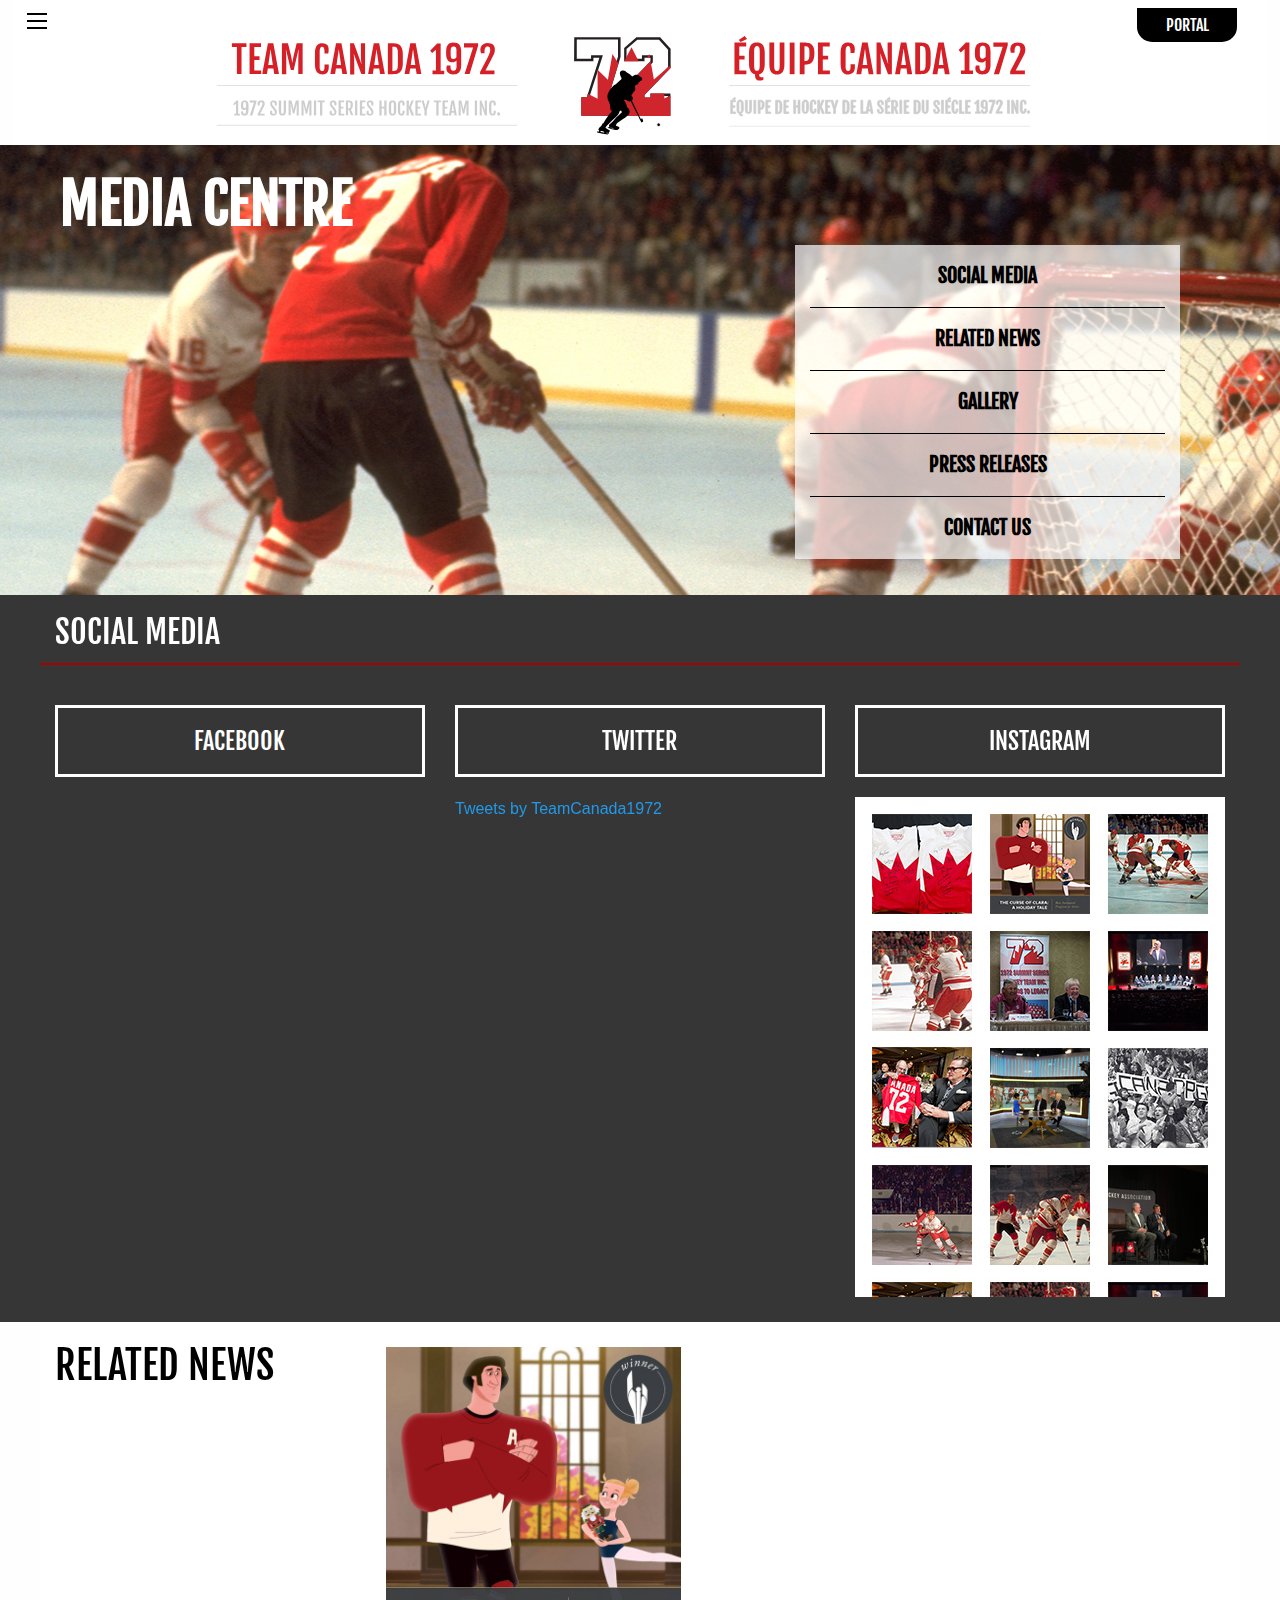
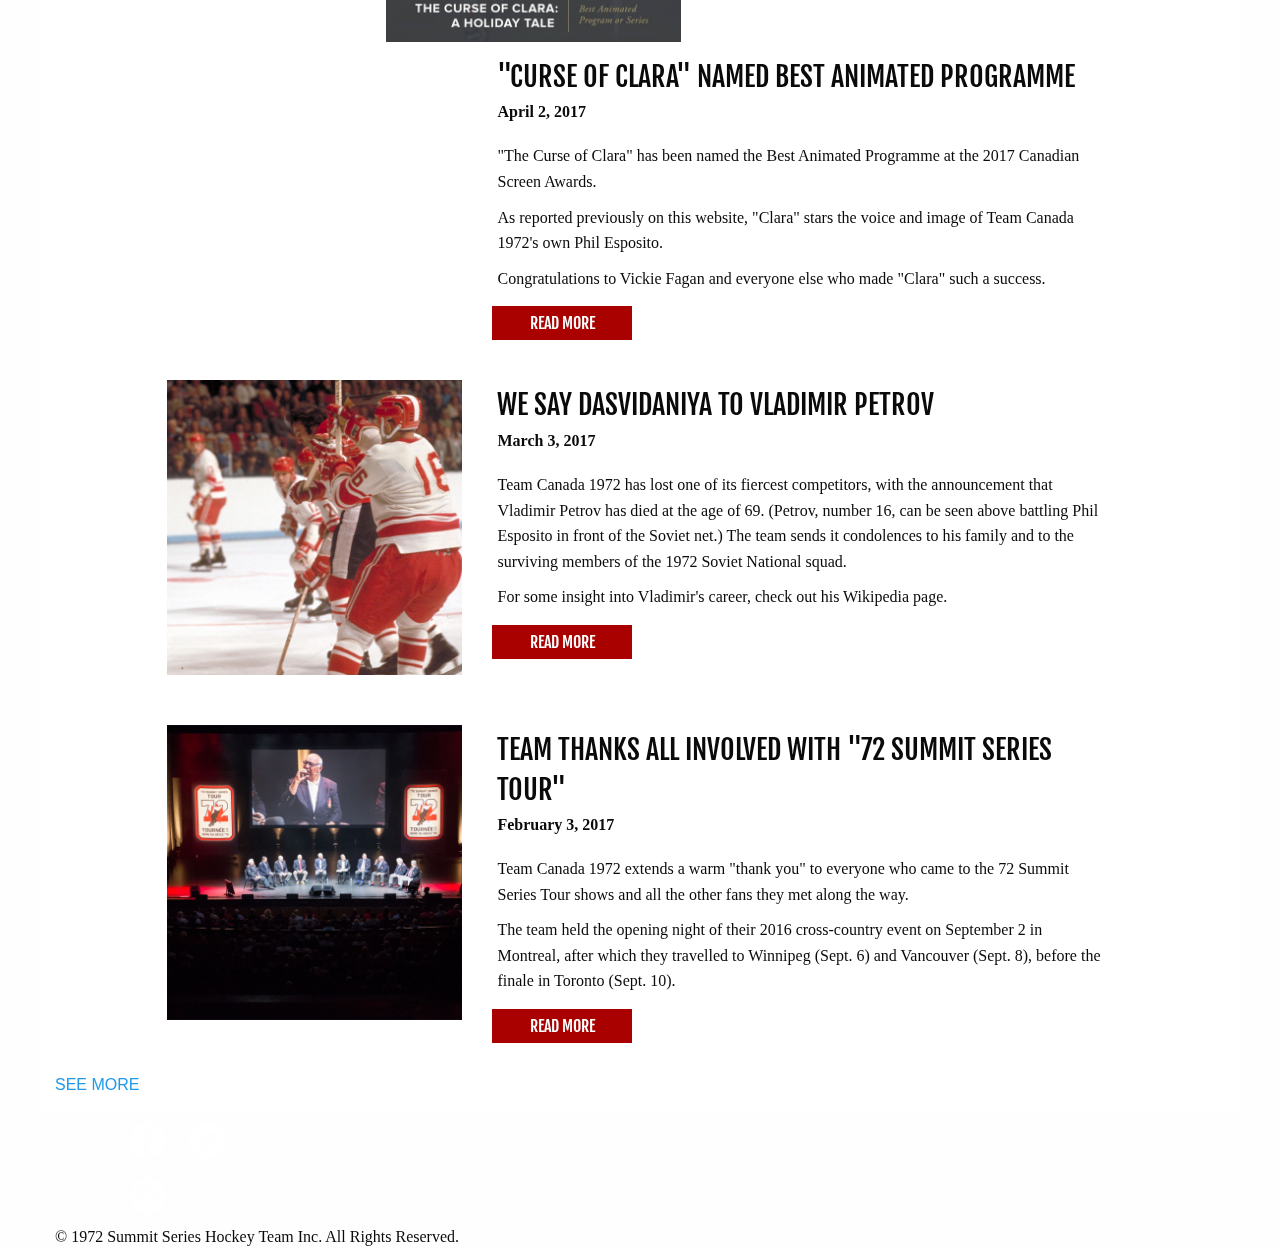
<file: media.html>
<!doctype html>
<html class="no-js" lang="en" dir="ltr">
  <head>
    <meta charset="utf-8">
    <meta http-equiv="x-ua-compatible" content="ie=edge">
    <meta name="viewport" content="width=device-width, initial-scale=1.0">
    <title>MEDIA CENTRE - Team Canada 1972</title>
    <link href="http://fonts.googleapis.com/css?family=Fjalla+One%7CPlayfair+Display" rel="stylesheet" type="text/css">
    <link rel="stylesheet" href="css/foundation-icons.css">
    <link rel="stylesheet" href="css/foundation.css">
    <link rel="stylesheet" href="css/css/app.css">
  </head>

  <body>
    <h1 class="hide">Team Canada 1972</h1>

<!--Mobile Header and Nav-->
    <header class="row mainHeader show-for-small-only" data-sticky-container>
      <h2 class="hide">Mobile Header</h2>
      <nav class="small-12 columns">
        <h2 class="hide">Mobile Navigation</h2>
        <div class="title-bar" data-responsive-toggle="mobileNav">
          <button class="menu-icon float-left" type="button" data-toggle></button>
          <img src="images/logo.svg" alt="logo" width="60" height="61" class="title-bar-title" id="logoMobile">
        </div>

        <div id="mobileNav">
          <ul class="mainNav">
            <li><a href="index.html">HOME</a></li>
            <li><a href="theteam.html">THE TEAM</a></li>
            <li><a href="summitseries.html">SUMMIT SERIES</a></li>
            <li><a href="legacy.html">LEGACY</a></li>
            <li><a href="gallery.html">GALLERY</a></li>
            <li><a href="media.html">MEDIA CENTRE</a></li>
            <li><a href="partners.html">PARTNERS</a></li>
            <li><a href="#">MERCHANDISE</a></li>
            <li><a href="contact.html">CONTACT</a></li>
            <li><a href="#" id="mobilePortalBut">PORTAL</a></li>
          </ul>
        </div>
      </nav>
    </header>
<!--Mobile Header and Nav CLOSE-->

<!--Medium/Large Header and Nav-->
    <div class="off-canvas-wrapper">
      <div class="off-canvas-wrapper-inner" data-off-canvas-wrapper>
        <nav class="off-canvas position-left mainNav" id="offCanvasNav" data-off-canvas>
          <h2 class="hide">Medium/Large Navigation</h2>
          <ul class="vertical menu" data-menu>
            <li><a href="index.html">HOME</a></li>
            <li><a href="theteam.html">THE TEAM</a></li>
            <li><a href="summitseries.html">SUMMIT SERIES</a></li>
            <li><a href="legacy.html">LEGACY</a></li>
            <li><a href="gallery.html">GALLERY</a></li>
            <li><a href="media.html">MEDIA CENTRE</a></li>
            <li><a href="partners.html">PARTNERS</a></li>
            <li><a href="#">MERCHANDISE</a></li>
            <li><a href="contact.html">CONTACT</a></li>
          </ul>
        </nav>

        <div class="off-canvas-content" data-off-canvas-content>
          <header class="mainHeader hide-for-small-only expanded" data-sticky-container>
            <h2 class="hide">Header - Medium/Large Screens</h2>
            <div class="large-12 columns" data-sticky data-options="stickTo:top;stickyOn:small;marginTop:0" style="width:100%">
              <div class="title-bar">
                <a href="#" id="portalBut">PORTAL</a>
                <button class="menu-icon" type="button" data-toggle="offCanvasNav"></button>
                <div id="logos">
                  <img data-interchange="[images/logo_medium.svg, medium], [images/logo_large.svg, large]" alt="Alternate Logos" id="logoToggle">
                </div>
              </div>
            </div>
          </header>
<!--Medium/Large Header and Nav CLOSE-->

          <div id="mediaHeading" data-interchange="[images/media_bg_3.jpg, small], [images/media_bg_2.jpg, medium], [images/media_bg_1.jpg, large]">
            <section class="row">
            <h2>MEDIA CENTRE</h2>
              <div class="medium-4 medium-offset-8 large-4 large-offset-8 columns">
                <nav id="mediaNav">
                  <h3 class="hide">Media Centre Navigation</h3>
                  <ul>
                    <li><a href="#socialMedia">SOCIAL MEDIA</a></li>
                    <li><a href="#relatedNews">RELATED NEWS</a></li>
                    <li><a href="gallery.html">GALLERY</a></li>
                    <li><a href="#">PRESS RELEASES</a></li>
                    <li><a href="contact.html">CONTACT US</a></li>
                  </ul>
                </nav>
              </div>
            </section>
          </div>

          <div id="socialMedia">
            <section class="row">
              <h2>SOCIAL MEDIA</h2>
              <div class="small-12 medium-4 columns">
                <a href="http://www.facebook.com/teamcanada1972" class="widgetLabel">FACEBOOK</a>
                <div class="hide-for-small-only">
                <iframe src="https://www.facebook.com/plugins/page.php?href=https%3A%2F%2Fwww.facebook.com%2Fteamcanada1972&tabs=timeline&width=340&height=500&small_header=false&adapt_container_width=true&hide_cover=false&show_facepile=true&appId" width="370" height="500" style="border:none;overflow:hidden;max-width:100%" scrolling="no" frameborder="0" allowTransparency="true"></iframe>
                </div>
              </div>

              <div class="small-12 medium-4 columns">
                <a href="http://www.twitter.com/teamcanada1972" class="widgetLabel">TWITTER</a>
                <div class="hide-for-small-only">
                  <a class="twitter-timeline" data-height="500" href="https://twitter.com/TeamCanada1972">Tweets by TeamCanada1972</a>
                </div>
              </div>

              <div class="small-12 medium-4 columns">
                <a href="http://www.instagram.com" class="widgetLabel">INSTAGRAM</a>
                <img data-interchange="[images/instagram_widget_medium.jpg, medium], [images/instagram_widget_large.jpg, large]" alt="Instagram widget" id="instaWidget" class="hide-for-small-only">
              </div>
            </section>
          </div>

          <section class="row" id="relatedNews">
            <h2>RELATED NEWS</h2>
            <section class="row news large-10 large-push-1 columns">
              <div class="small-12 medium-6 large-4 columns">
                <img src="images/news_img1.jpg" alt="News Image 1">
              </div>
              <div class="small-12 medium-6 large-8 columns">
                <h3>"CURSE OF CLARA" NAMED BEST ANIMATED PROGRAMME</h3>
                <h4>April 2, 2017</h4>
                <p>"The Curse of Clara" has been named the Best Animated Programme at the 2017 Canadian Screen Awards.</p>
                <p>As reported previously on this website, "Clara" stars the voice and image of Team Canada 1972's own Phil Esposito.</p>
                <p>Congratulations to Vickie Fagan and everyone else who made "Clara" such a success.</p>
                <a href="#" class="readMore">READ MORE</a>
              </div>
            </section>
            <section class="row news large-10 large-push-1 columns">
              <div class="small-12 medium-6 large-4 columns">
                <img src="images/news_img2.jpg" alt="News Image 2">
              </div>
              <div class="small-12 medium-6 large-8 columns">
                <h3>WE SAY DASVIDANIYA TO VLADIMIR PETROV</h3>
                <h4>March 3, 2017</h4>
                <p>Team Canada 1972 has lost one of its fiercest competitors, with the announcement that Vladimir Petrov has died at the age of 69. (Petrov, number 16, can be seen above battling Phil Esposito in front of the Soviet net.) The team sends it condolences to his family and to the surviving members of the 1972 Soviet National squad.</p>
                <p>For some insight into Vladimir's career, check out his Wikipedia page.</p>
                <a href="#" class="readMore">READ MORE</a>
              </div>
            </section>
            <section class="row news large-10 large-push-1 columns">
              <div class="small-12 medium-6 large-4 columns">
                <img src="images/news_img3.jpg" alt="News Image 3">
              </div>
              <div class="small-12 medium-6 large-8 columns">
                <h3>TEAM THANKS ALL INVOLVED WITH "72 SUMMIT SERIES TOUR"</h3>
                <h4>February 3, 2017</h4>
                <p>Team Canada 1972 extends a warm "thank you" to everyone who came to the 72 Summit Series Tour shows and all the other fans they met along the way.</p>
                <p>The team held the opening night of their 2016 cross-country event on September 2 in Montreal, after which they travelled to Winnipeg (Sept. 6) and Vancouver (Sept. 8), before the finale in Toronto (Sept. 10).</p>
                <a href="#" class="readMore">READ MORE</a>
              </div>
            </section>

            <a href="#" id="seeMore">SEE MORE</a>

          </section>

          <footer id="mainFooter" class="row">
            <h2 class="hide">Main Footer</h2>
            <section class="small-12 show-for-small-only columns">
              <h3 class="hide">Search Bar for Mobile</h3>
              <form id="searchForm" action="search.php" method="get">
                <div class="input-group">
                  <input class="input-group-field" type="text" placeholder="Search...">
                  <div class="input-group-button">
                    <input type="submit" class="button" id="searchBut" value="search">
                  </div> 
                </div>
              </form>
            </section>

            <nav class="small-12 large-3 columns end">
              <h3 class="hide">Social Media Navigation</h3>
              <ul id="socialNav">
                <li id="facebook"><a href="http://www.facebook.com/teamcanada1972"><img src="images/facebook.png" alt="facebook"></a></li>
                <li id="twitter"><a href="http://www.twitter.com/teamcanada1972"><img src="images/twitter.png" alt="twitter"></a></li>
                <li id="instagram"><a href="http://www.instagram.com"><img src="images/instagram.png" alt="instagram"></a></li>
              </ul>
            </nav>
          </footer>

          <section class="row" id="copyrightBar">
            <h2 class="hide">Copyright Bar</h2>
            <div class="small-12 columns">
              <p>© 1972 Summit Series Hockey Team Inc. All Rights Reserved.</p>
            </div>
          </section>

        </div>
      </div>
    </div>

    <script src="js/vendor/jquery.js"></script>
    <script src="js/vendor/what-input.js"></script>
    <script src="js/vendor/foundation.js"></script>
        <script async src="http://platform.twitter.com/widgets.js" charset="utf-8"></script>

    <script src="js/app.js"></script>
  </body>
</html>
</file>
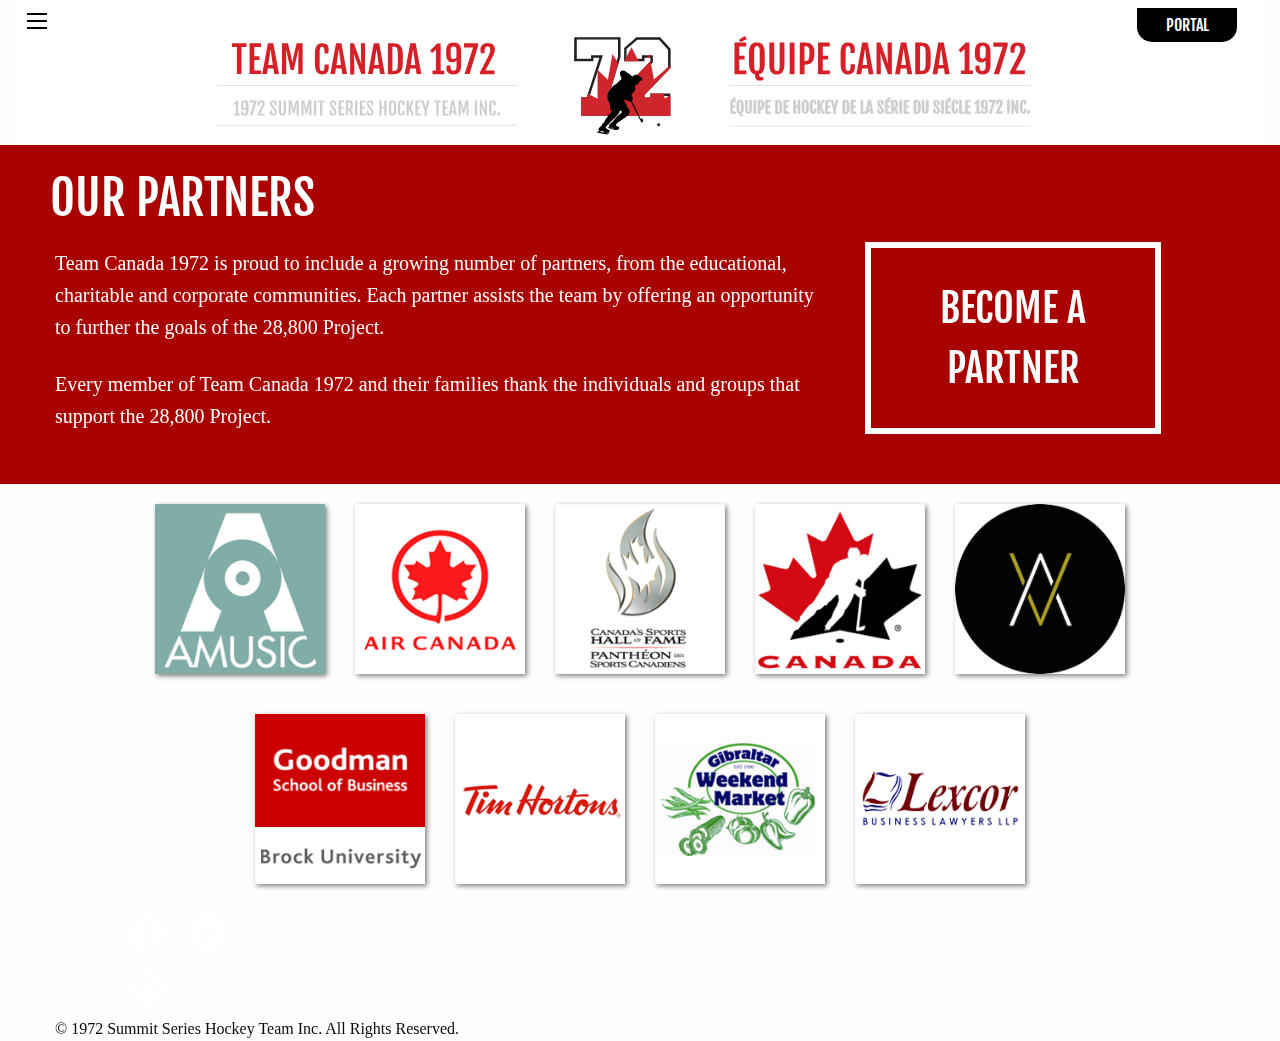
<file: partners.html>
<!doctype html>
<html class="no-js" lang="en" dir="ltr">
  <head>
    <meta charset="utf-8">
    <meta http-equiv="x-ua-compatible" content="ie=edge">
    <meta name="viewport" content="width=device-width, initial-scale=1.0">
    <title>PARTNERS - Team Canada 1972</title>
    <link href="http://fonts.googleapis.com/css?family=Fjalla+One%7CPlayfair+Display" rel="stylesheet" type="text/css">
    <link rel="stylesheet" href="css/foundation-icons.css">
    <link rel="stylesheet" href="css/foundation.css">
    <link rel="stylesheet" href="css/css/app.css">
  </head>

  <body>
    <h1 class="hide">Team Canada 1972</h1>

<!--Mobile Header and Nav-->
    <header class="row mainHeader show-for-small-only" data-sticky-container>
      <h2 class="hide">Mobile Header</h2>
      <nav class="small-12 columns">
        <h2 class="hide">Mobile Navigation</h2>
        <div class="title-bar" data-responsive-toggle="mobileNav">
          <button class="menu-icon float-left" type="button" data-toggle></button>
          <img src="images/logo.svg" alt="logo" width="60" height="61" class="title-bar-title" id="logoMobile">
        </div>

        <div id="mobileNav">
          <ul class="mainNav">
            <li><a href="index.html">HOME</a></li>
            <li><a href="theteam.html">THE TEAM</a></li>
            <li><a href="summitseries.html">SUMMIT SERIES</a></li>
            <li><a href="legacy.html">LEGACY</a></li>
            <li><a href="gallery.html">GALLERY</a></li>
            <li><a href="media.html">MEDIA CENTRE</a></li>
            <li><a href="partners.html">PARTNERS</a></li>
            <li><a href="#">MERCHANDISE</a></li>
            <li><a href="contact.html">CONTACT</a></li>
            <li><a href="#" id="mobilePortalBut">PORTAL</a></li>
          </ul>
        </div>
      </nav>
    </header>
<!--Mobile Header and Nav CLOSE-->

<!--Medium/Large Header and Nav-->
    <div class="off-canvas-wrapper">
      <div class="off-canvas-wrapper-inner" data-off-canvas-wrapper>
        <nav class="off-canvas position-left mainNav" id="offCanvasNav" data-off-canvas>
          <h2 class="hide">Medium/Large Navigation</h2>
          <ul class="vertical menu" data-menu>
            <li><a href="index.html">HOME</a></li>
            <li><a href="theteam.html">THE TEAM</a></li>
            <li><a href="summitseries.html">SUMMIT SERIES</a></li>
            <li><a href="legacy.html">LEGACY</a></li>
            <li><a href="gallery.html">GALLERY</a></li>
            <li><a href="media.html">MEDIA CENTRE</a></li>
            <li><a href="partners.html">PARTNERS</a></li>
            <li><a href="#">MERCHANDISE</a></li>
            <li><a href="contact.html">CONTACT</a></li>
          </ul>
        </nav>

        <div class="off-canvas-content" data-off-canvas-content>
          <header class="mainHeader hide-for-small-only expanded" data-sticky-container>
            <h2 class="hide">Header - Medium/Large Screens</h2>
            <div class="large-12 columns" data-sticky data-options="stickTo:top;stickyOn:small;marginTop:0" style="width:100%">
              <div class="title-bar">
                <a href="#" id="portalBut">PORTAL</a>
                <button class="menu-icon" type="button" data-toggle="offCanvasNav"></button>
                <div id="logos">
                  <img data-interchange="[images/logo_medium.svg, medium], [images/logo_large.svg, large]" alt="Alternate Logos" id="logoToggle">
                </div>
              </div>
            </div>
          </header>
<!--Medium/Large Header and Nav CLOSE-->

          <div id="partnersPano">
            <section class="row" id="partnersInfo">
            <h2>OUR PARTNERS</h2>
              <div class="small-12 large-8 columns">
                <p>Team Canada 1972 is proud to include a growing number of partners, from the educational, charitable and corporate communities. Each partner assists the team by offering an opportunity to further the goals of the 28,800 Project.</p>
                <p>Every member of Team Canada 1972 and their families thank the individuals and groups that support the 28,800 Project.</p>
              </div>

              <div class="small-12 large-4 columns">
                <a href="mailto:BoardofDirectors@TeamCanada1972.ca" id="partnersBut">BECOME A PARTNER</a>
              </div>
            </section>
          </div>

          <section class="row" id="partnerIcons">
            <h2 class="hide">Partners Icons</h2>
            <a href="http://www.amusic.mu/" class="small-4 medium-2 medium-offset-1 large-2 large-offset-1 columns">
              <img src="images/atmosphere_logo.png" alt="Atmosphere Logo" class="icons">
            </a>
            <a href="http://www.aircanada.com/" class="small-4 medium-2 large-2 columns">
              <img src="images/aircanada_logo.png" alt="Air Canada Logo" class="icons">
            </a>
            <a href="http://www.sportshall.ca/" class="small-4 medium-2 large-2 columns">
              <img src="images/canada_hof_logo.png" alt="Canada's Sports Hall of Fame Logo" class="icons">
            </a>
            <a href="http://www.hockeycanada.ca/en-ca/" class="small-4 medium-2 large-2 columns">
              <img src="images/hockey_canada_logo.png" alt="Hockey Canada Logo" class="icons">
            </a>
            <a href="http://https//arcane.ws" class="small-4 medium-2 large-2 columns">
              <img src="images/arcane_logo.png" alt="Arcane Logo" class="icons">
            </a>
            <a href="http://brocku.ca/business/" class="small-4 medium-2 medium-offset-2 large-2 large-offset-2 columns">
               <img src="images/brock_logo.png" alt="Brock University Logo" class="icons">
            </a>
            <a href="http://timhortons.com/" class="small-4 medium-2 large-2 columns">
              <img src="images/tim_hortons_logo.png" alt="Tim Hortons Logo" class="icons">
            </a>
            <a href="http://gibraltarmarket.com/" class="small-4 medium-2 large-2 columns">
              <img src="images/gibraltar_market_logo.png" alt="Gibraltar Market Logo" class="icons">
            </a>
            <a href="http://lexcor.ca/" class="small-4 medium-2 medium-pull-2 large-2 large-pull-2 columns">
              <img src="images/lexcor_logo.png" alt="Lexcor Logo" class="icons">
            </a>
          </section>

          <footer id="mainFooter" class="row">
            <h2 class="hide">Main Footer</h2>
            <section class="small-12 show-for-small-only columns">
              <h3 class="hide">Search Bar for Mobile</h3>
              <form id="searchForm" action="search.php" method="get">
                <div class="input-group">
                  <input class="input-group-field" type="text" placeholder="Search...">
                  <div class="input-group-button">
                    <input type="submit" class="button" id="searchBut" value="search">
                  </div> 
                </div>
              </form>
            </section>

            <nav class="small-12 large-3 columns end">
              <h3 class="hide">Social Media Navigation</h3>
              <ul id="socialNav">
                <li id="facebook"><a href="http://www.facebook.com/teamcanada1972"><img src="images/facebook.png" alt="facebook"></a></li>
                <li id="twitter"><a href="http://www.twitter.com/teamcanada1972"><img src="images/twitter.png" alt="twitter"></a></li>
                <li id="instagram"><a href="http://www.instagram.com"><img src="images/instagram.png" alt="instagram"></a></li>
              </ul>
            </nav>
          </footer>

          <section class="row" id="copyrightBar">
            <h2 class="hide">Copyright Bar</h2>
            <div class="small-12 columns">
              <p>© 1972 Summit Series Hockey Team Inc. All Rights Reserved.</p>
            </div>
          </section>

        </div>
      </div>
    </div>

    <script src="js/vendor/jquery.js"></script>
    <script src="js/vendor/what-input.js"></script>
    <script src="js/vendor/foundation.js"></script>
    <script src="js/app.js"></script>
  </body>
</html>
</file>
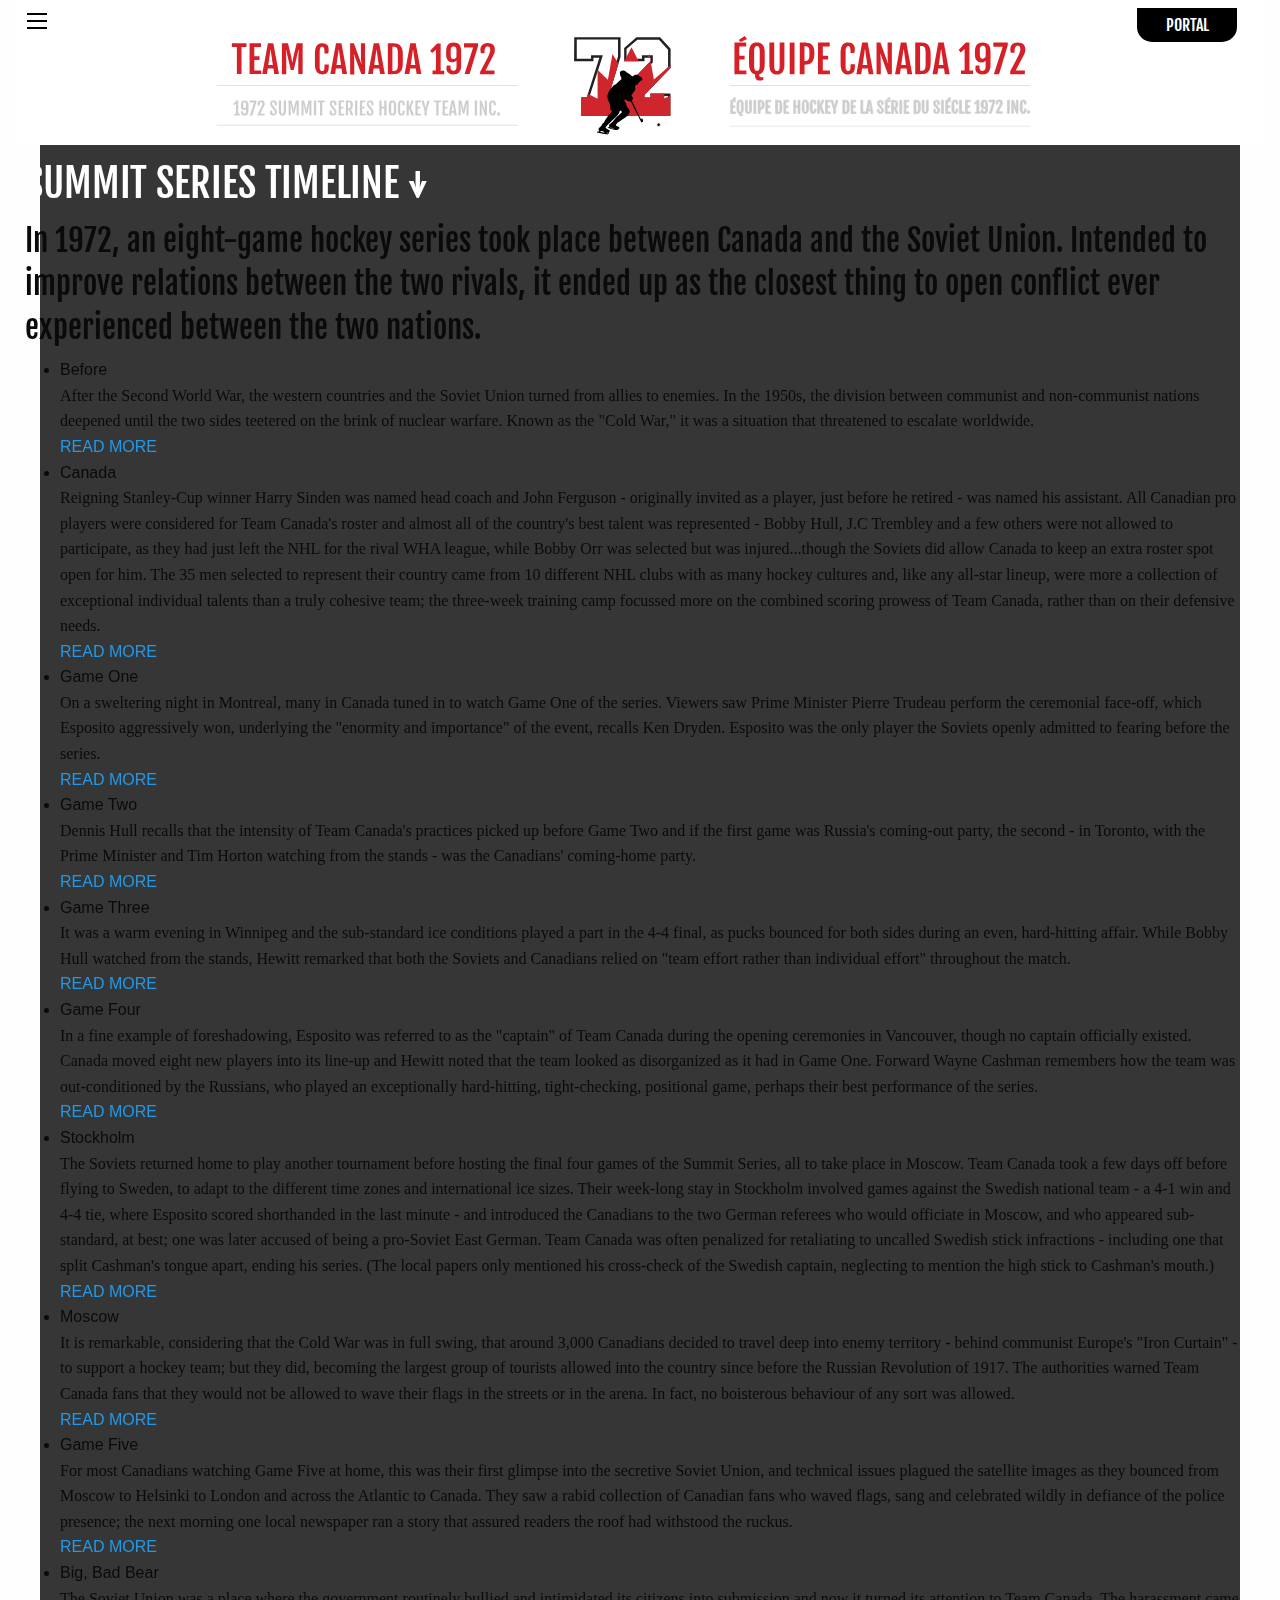
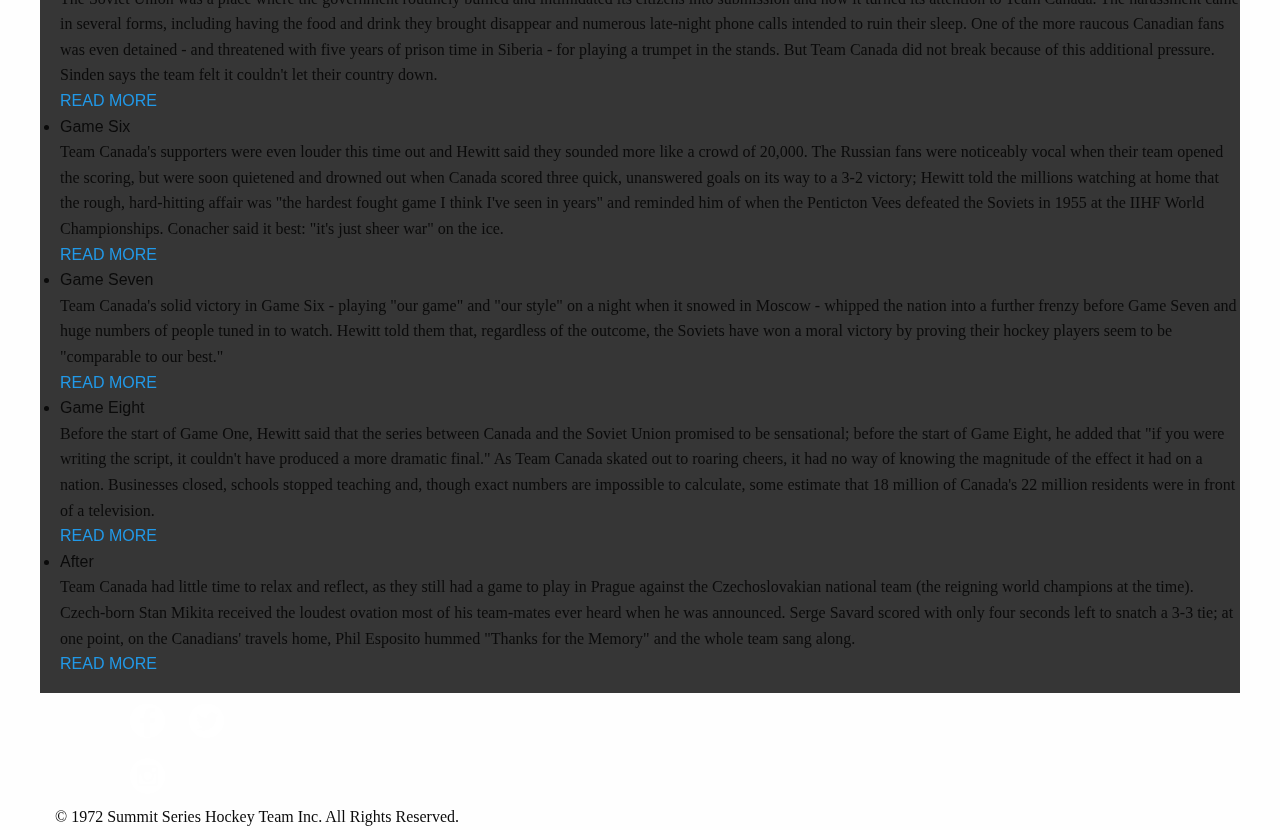
<file: summitseries.html>
<!doctype html>
<html class="no-js" lang="en" dir="ltr">
  <head>
    <meta charset="utf-8">
    <meta http-equiv="x-ua-compatible" content="ie=edge">
    <meta name="viewport" content="width=device-width, initial-scale=1.0">
    <title>THE SUMMIT SERIES - Team Canada 1972</title>
    <link href="http://fonts.googleapis.com/css?family=Fjalla+One%7CPlayfair+Display" rel="stylesheet" type="text/css">
    <link rel="stylesheet" href="css/foundation-icons.css">
    <link rel="stylesheet" href="css/foundation.css">
    <link rel="stylesheet" href="css/css/app.css">
  </head>

  <body>
    <h1 class="hide">Team Canada 1972</h1>
<!--Mobile Header and Nav-->
    <header class="row mainHeader show-for-small-only" data-sticky-container>
      <h2 class="hide">Mobile Header</h2>
      <nav class="small-12 columns">
        <h2 class="hide">Mobile Navigation</h2>
        <div class="title-bar" data-responsive-toggle="mobileNav">
          <button class="menu-icon float-left" type="button" data-toggle></button>
          <img src="images/logo.svg" alt="logo" width="60" height="61" class="title-bar-title" id="logoMobile">
        </div>

        <div id="mobileNav">
          <ul class="mainNav">
            <li><a href="index.html">HOME</a></li>
            <li><a href="theteam.html">THE TEAM</a></li>
            <li><a href="summitseries.html">SUMMIT SERIES</a></li>
            <li><a href="legacy.html">LEGACY</a></li>
            <li><a href="gallery.html">GALLERY</a></li>
            <li><a href="media.html">MEDIA CENTRE</a></li>
            <li><a href="partners.html">PARTNERS</a></li>
            <li><a href="#">MERCHANDISE</a></li>
            <li><a href="contact.html">CONTACT</a></li>
            <li><a href="#" id="mobilePortalBut">PORTAL</a></li>
          </ul>
        </div>
      </nav>
    </header>
<!--Mobile Header and Nav CLOSE-->

<!--Medium/Large Header and Nav-->
    <div class="off-canvas-wrapper">
      <div class="off-canvas-wrapper-inner" data-off-canvas-wrapper>
        <nav class="off-canvas position-left mainNav" id="offCanvasNav" data-off-canvas>
          <h2 class="hide">Medium/Large Navigation</h2>
          <ul class="vertical menu" data-menu>
            <li><a href="index.html">HOME</a></li>
            <li><a href="theteam.html">THE TEAM</a></li>
            <li><a href="summitseries.html">SUMMIT SERIES</a></li>
            <li><a href="legacy.html">LEGACY</a></li>
            <li><a href="gallery.html">GALLERY</a></li>
            <li><a href="media.html">MEDIA CENTRE</a></li>
            <li><a href="partners.html">PARTNERS</a></li>
            <li><a href="#">MERCHANDISE</a></li>
            <li><a href="contact.html">CONTACT</a></li>
          </ul>
        </nav>

        <div class="off-canvas-content" data-off-canvas-content>
          <header class="mainHeader hide-for-small-only expanded" data-sticky-container>
            <h2 class="hide">Header - Medium/Large Screens</h2>
            <div class="large-12 columns" data-sticky data-options="stickTo:top;stickyOn:small;marginTop:0" style="width:100%">
              <div class="title-bar">
                <a href="#" id="portalBut">PORTAL</a>
                <button class="menu-icon" type="button" data-toggle="offCanvasNav"></button>
                <div id="logos">
                  <img data-interchange="[images/logo_medium.svg, medium], [images/logo_large.svg, large]" alt="Alternate Logos" id="logoToggle">
                </div>
              </div>
            </div>
          </header>
<!--Medium/Large Header and Nav CLOSE-->

<section class="row" id="allTimeline">
  <section class="intro row">
  <div class="container">
    <h2 class="mainTitle">SUMMIT SERIES TIMELINE &darr;</h2>
    <h3>In 1972, an eight-game hockey series took place between Canada and the Soviet Union. Intended to improve relations between the two rivals, it ended up as the closest thing to open conflict ever experienced between the two nations.</h3>
  </div>
</section>

<section class="timeline">
  <ul>
    <li>
      <div>
        <time>Before</time>
        <p>After the Second World War, the western countries and the Soviet Union turned from allies to enemies. In the 1950s, the division between communist and non-communist nations deepened until the two sides teetered on the brink of nuclear warfare. Known as the "Cold War," it was a situation that threatened to escalate worldwide.</p>
        <p class="hide">n 1970, during this same time of global tensions, Canada withdrew from playing international hockey, unhappy when the rules changed to forbid professional players. With Canada no longer competing, the Soviets further dominated events like the Olympics and IIHF World Championships, but the "amateur" level was no longer enough and they sought a more worthy opponent - they wanted to take on Canada's best hockey players, all of whom were NHL pros.</p>
        <p class="hide">Beginning as a discussion between low-level Soviet and Canadian diplomats in Moscow, the idea of exhibition games between the world's two dominant hockey nations looked like a way to help thaw the Cold War. After years of diplomatic and logistical arrangements, an eight-game competition that became known as the "Summit Series" was announced - the Soviets would ice their national squad against the first all-pro team to represent Canada - the very first "Team Canada" - in September 1972.</p>
        <a href="#" class="moreInfo">READ MORE</a>
      </div>
    </li>
    <li>
      <div>
        <time>Canada</time>
        <p>Reigning Stanley-Cup winner Harry Sinden was named head coach and John Ferguson - originally invited as a player, just before he retired - was named his assistant. All Canadian pro players were considered for Team Canada's roster and almost all of the country's best talent was represented - Bobby Hull, J.C Trembley and a few others were not allowed to participate, as they had just left the NHL for the rival WHA league, while Bobby Orr was selected but was injured...though the Soviets did allow Canada to keep an extra roster spot open for him. The 35 men selected to represent their country came from 10 different NHL clubs with as many hockey cultures and, like any all-star lineup, were more a collection of exceptional individual talents than a truly cohesive team; the three-week training camp focussed more on the combined scoring prowess of Team Canada, rather than on their defensive needs.</p>
        <p class="hide">There was no captain designated for the team, though several wore the "A" as alternates: Phil Esposito, Frank Mahovlich, Stan Mikita and Jean Ratelle.</p>
        <p class="hide">Almost everyone predicted a complete 8-0 sweep of "The Russians".</p>
        <p class="hide">When the Soviets arrived in Montreal for three days of practice before Game One, the international importance of the series was evident: both hockey teams were surrounded by politicians and dignitaries of every description. The Russians said they had simply come to learn from the experience of playing against the world's best (and had officially been ordered to not lose by too much).</p>
        <a href="#" class="moreInfo">READ MORE</a>
      </div>
    </li>
    <li>
      <div>
        <time>Game One</time>
        <p>On a sweltering night in Montreal, many in Canada tuned in to watch Game One of the series. Viewers saw Prime Minister Pierre Trudeau perform the ceremonial face-off, which Esposito aggressively won, underlying the "enormity and importance" of the event, recalls Ken Dryden. Esposito was the only player the Soviets openly admitted to fearing before the series.</p>
        <p class="hide">Those who predicted a Canadian sweep of the series were buoyed when Esposito scored 30 seconds into the first period. But the buoyancy wasn't to last. Everyone who watched Team Canada's humiliating 7-3 loss that night also witnessed the end of the nation's assumption of hockey superiority. The Russians proved to be just as good - and maybe better.
        <p class="hide">The country's media lambasted the Canadians' inability to match their opponent's skill set, conditioning and team cohesiveness. Legendary play-by-play announcer Foster Hewitt, who came out of retirement to call the series on English television, remarked that the Canadians were "really missing that team play."</p>
        <p class="hide">But not all the pressure was on Team Canada - the Soviet team with orders to not lose by too much now received orders to not lose at all.</p>
        <a href="#" class="moreInfo">READ MORE</a>
      </div>
    </li>
    <li>
      <div>
        <time>Game Two</time>
        <p>Dennis Hull recalls that the intensity of Team Canada's practices picked up before Game Two and if the first game was Russia's coming-out party, the second - in Toronto, with the Prime Minister and Tim Horton watching from the stands - was the Canadians' coming-home party.</p>
        <p class="hide">Playing a hard-checking, physically demanding "Canadian" style, Team Canada dominated with its puck possession, superior team play and emotional level. Sinden, one of the few Canadians to have played against the Soviets previously, considered this game as one of the two best his squad played in the series. Several times during the broadcast Hewitt said the Canadians "were playing as a team."</p>
        <p class="hide">The 4-1 victory was a reflection of Sinden's ability to break the Soviet five-man system and allow his players to beat their opponents in one-on-one play.</p>
        <p class="hide">The Soviets had finally met the worthy opponent they had looked for and prepared themselves for.</p>
        <p class="hide">Canada knew that neither team would be swept.</p>
        <p class="hide">And off the ice, the media echoed the sentiments of viewing public who felt the now-tied series represented the Cold War itself.</p>
        <a href="#" class="moreInfo">READ MORE</a>
      </div>
    </li>
    <li>
      <div>
        <time>Game Three</time>
        <p>It was a warm evening in Winnipeg and the sub-standard ice conditions played a part in the 4-4 final, as pucks bounced for both sides during an even, hard-hitting affair. While Bobby Hull watched from the stands, Hewitt remarked that both the Soviets and Canadians relied on "team effort rather than individual effort" throughout the match.</p>
        <p class="hide">The Russians seamlessly inserted six new players into their line-up that evening, scored two shorthanded goals and looked more like they had in Montreal, which was very good (compared to the media coverage for Team Canada, which was not).</p>
        <a href="#" class="moreInfo">READ MORE</a>
      </div>
    </li>
    <li>
      <div>
        <time>Game Four</time>
        <p>In a fine example of foreshadowing, Esposito was referred to as the "captain" of Team Canada during the opening ceremonies in Vancouver, though no captain officially existed.
        Canada moved eight new players into its line-up and Hewitt noted that the team looked as disorganized as it had in Game One. Forward Wayne Cashman remembers how the team was out-conditioned by the Russians, who played an exceptionally hard-hitting, tight-checking, positional game, perhaps their best performance of the series.</p>
        <p class="hide">After Team Canada's gruelling 5-3 loss - where some in the crowd cheered the Soviets and booed the Canadians - Esposito was selected as the Canadian player of the game and used the post-game interview to chastise all the negativity directed towards the squad. Esposito, with his heart on his sleeve, looked straight into the camera and into the soul of the nation. He told everyone watching that the players were not there for money or fame, but "because we love Canada".</p>
        <p class="hide">For the country, it was a time of reflection. For the series, it was a defining moment. Esposito had become the real captain of Team Canada (or, as Gary Bergman called him, their "vociferous leader") and promised the nation that "we're gonna get better, I know it". With the entire country at an all-time low, he lifted the team on his back and went on the road.</p>
        <p class="hide">Good captains go down with their ship. Great ones keep it from sinking.</p>
        <p class="hide">Note: During the second period there was a special television feature on the Soviet Union, for those Canadians who would be joining Team Canada there later in the month.</p>
        <a href="#" class="moreInfo">READ MORE</a>
      </div>
    </li>
    <li>
      <div>
        <time>Stockholm</time>
        <p> The Soviets returned home to play another tournament before hosting the final four games of the Summit Series, all to take place in Moscow.
        Team Canada took a few days off before flying to Sweden, to adapt to the different time zones and international ice sizes. Their week-long stay in Stockholm involved games against the Swedish national team - a 4-1 win and 4-4 tie, where Esposito scored shorthanded in the last minute - and introduced the Canadians to the two German referees who would officiate in Moscow, and who appeared sub-standard, at best; one was later accused of being a pro-Soviet East German. Team Canada was often penalized for retaliating to uncalled Swedish stick infractions - including one that split Cashman's tongue apart, ending his series. (The local papers only mentioned his cross-check of the Swedish captain, neglecting to mention the high stick to Cashman's mouth.)</p>
        <p class="hide">The media focus in Sweden and Canada, which portrayed the team as goons, furthered their understanding that they'd been typecast and could not win without tempering their game. For the Canadians, isolated on the road and playing in hostile arenas, the time together fused them as a team and as team-mates. Pat Stapleton recalls the practices intensifying: every player wanted to be in the games and fought for the opportunity. They believed the odds were stacked against them in Europe, particularly in Moscow. Rod Seiling said the only friends they had were in their dressing room. Fierce NHL rivals became an inseparable unit of friends. They sang together on buses, and when Guy Lapointe's wife had a baby daughter back in Canada, everyone celebrated on the lawn of their hotel. As a team. Team Canada.</p>
        <a href="#" class="moreInfo">READ MORE</a>
      </div>
    </li>
    <li>
      <div>
        <time>Moscow</time>
        <p>It is remarkable, considering that the Cold War was in full swing, that around 3,000 Canadians decided to travel deep into enemy territory - behind communist Europe's "Iron Curtain" - to support a hockey team; but they did, becoming the largest group of tourists allowed into the country since before the Russian Revolution of 1917. The authorities warned Team Canada fans that they would not be allowed to wave their flags in the streets or in the arena. In fact, no boisterous behaviour of any sort was allowed.</p>
        <p class="hide">The Canadian players arrived as a far more cohesive unit than debuted in Montreal, their varied hockey backgrounds now folded into a unified approach for Moscow - where they were greeted with bag-loads of post-cards sent by a nation, perhaps moved by Esposito's words, now rallying behind its team.</p>
        <p class="hide">Brad Park remembers "10,000 telegrams...taped to the hallway to our dressing room."</p>
        <a href="#" class="moreInfo">READ MORE</a>
      </div>
    </li>
    <li>
      <div>
        <time>Game Five</time>
        <p>For most Canadians watching Game Five at home, this was their first glimpse into the secretive Soviet Union, and technical issues plagued the satellite images as they bounced from Moscow to Helsinki to London and across the Atlantic to Canada. They saw a rabid collection of Canadian fans who waved flags, sang and celebrated wildly in defiance of the police presence; the next morning one local newspaper ran a story that assured readers the roof had withstood the ruckus.</p>
        <p class="hide">In attendance were the Soviet Union's supreme leaders, cementing the series' Cold War trappings and adding to the weight of expectation on the home side. The tension broke when Esposito fell while being introduced - slipping on a flower petal left from the opening ceremony - and as the crowd erupted in laughter, he gave them an exaggerated bow and quickly endeared himself. (His rapport with the Russian players was evident in Game Four, tapping Tretiak's pads after a good save and joking with Petrov after being tackled by him.)</p>
        <p class="hide">From before the puck dropped until the last buzzer sounded, the chants of "Go Canada Go!" rained down from the stands, filling the arena. This was the second of the two best games Sinden says his team played in the series, even though it blew leads of 3-0 and 4-1 on its way to a 5-4 loss. Hewitt's colour commentator, Brian Conacher, noted Canada's "composure and poise" to the audience at home, saying the team played a better technical game than during their victory in Toronto.</p>
        <p class="hide">As Team Canada skated off the ice after the defeat, its fans stood and loudly sang "O Canada". Most on the team felt confident in their ability to beat their opponent and Bobby Clarke remembers the players feeling lighter afterwards, because they felt like they had nothing to lose - though they now had to win the remaining three games to take the series.</p>
        <p class="hide">Note: All four games in the Soviet Union were played at Moscow's Luzhniki Arena - it didn't have glass all the way around the rink, with just netting around each end and some low glass along the boards at the penalty boxes: this design would factor into events in Game Eight.</p>
        <a href="#" class="moreInfo">READ MORE</a>
      </div>
    </li>
    <li>
      <div>
        <time>Big, Bad Bear</time>
        <p>The Soviet Union was a place where the government routinely bullied and intimidated its citizens into submission and now it turned its attention to Team Canada. The harassment came in several forms, including having the food and drink they brought disappear and numerous late-night phone calls intended to ruin their sleep. One of the more raucous Canadian fans was even detained - and threatened with five years of prison time in Siberia - for playing a trumpet in the stands.
        But Team Canada did not break because of this additional pressure. Sinden says the team felt it couldn't let their country down.</p>
        <a href="#" class="moreInfo">READ MORE</a>
      </div>
    </li>
    <li>
      <div>
        <time>Game Six</time>
        <p>Team Canada's supporters were even louder this time out and Hewitt said they sounded more like a crowd of 20,000.
        The Russian fans were noticeably vocal when their team opened the scoring, but were soon quietened and drowned out when Canada scored three quick, unanswered goals on its way to a 3-2 victory; Hewitt told the millions watching at home that the rough, hard-hitting affair was "the hardest fought game I think I've seen in years" and reminded him of when the Penticton Vees defeated the Soviets in 1955 at the IIHF World Championships. Conacher said it best: "it's just sheer war" on the ice.</p>
        <p class="hide">"It was war...whether we wanted it or not," remarked Esposito.</p>
        <p class="hide">The Canadians continued their command of playing on the large ice surface, but ran into trouble with penalties: 32 minutes for them, four for Russia. Controversial decisions by the referees (as Team Canada had predicted in Stockholm) allowed emotions to run high. Hewitt had just commented on the roughness and "poor officiating" putting the entire game into a "fever pitch" when Clarke got 12 minutes in penalties for giving Kharlamov a tap on the left ankle with his stick.</p>
        <p class="hide">The Soviets - perhaps nervous, on the cusp of a possible historic victory - were not as sharp with their passing as usual. But Team Canada, to a man, was a gritty and determined squad, backstopped by Dryden, who was able to exorcize the ghosts of his earlier results. Canada's puck-possession game was superb thanks to the return of Serge Savard (according to Hewitt) and the team's relentless checking.</p>
        <p class="hide">Note: A Hull did score for Team Canada (Bobby's brother Dennis), Paul Henderson scored the winning goal (after being knocked unconscious in the previous game) and Conacher noted the team "never had more support back home."</p>
        <a href="#" class="moreInfo">READ MORE</a>
      </div>
    </li>
    <li>
      <div>
        <time>Game Seven</time>
        <p>Team Canada's solid victory in Game Six - playing "our game" and "our style" on a night when it snowed in Moscow - whipped the nation into a further frenzy before Game Seven and huge numbers of people tuned in to watch. Hewitt told them that, regardless of the outcome, the Soviets have won a moral victory by proving their hockey players seem to be "comparable to our best."</p>
        <p class="hide">The Russians inserted five new players (including one to replace Kharlamov) to Canada's one (the Canadians also brought Tony Esposito back between the pipes) and there were two new referees - a Swede and a Czech - who replaced the West Germans.</p>
        <p class="hide">With the Canadian fans cheering endlessly, the game began slowly and cautiously, with little hitting; while Conacher noted that Bill Goldsworthy seemed relaxed and not quite as chippy, the same could have been said of every member of Team Canada. But as the game progressed, tensions slowly heated: as Hewitt said "it wouldn't take very much to cause a donnybrook."</p>
        <p class="hide">Phil Esposito tussled with Mikhailov, who later kicked Gary Bergman with his skate several times during a melee behind the Canadian net, turning Team Canada livid. With just over two minutes left and the score tied 3-3, Paul Henderson beat four Soviet players and scored a dramatic goal.</p>
        <p class="hide">The Russians poured it on at the end, but the Canadians threw themselves in front of every shot to preserve the win.</p>
        <p class="hide">The series was now tied, with just one game to go.</p>
        <a href="#" class="moreInfo">READ MORE</a>
      </div>
    </li>
    <li>
      <div>
        <time>Game Eight</time>
        <p>Before the start of Game One, Hewitt said that the series between Canada and the Soviet Union promised to be sensational; before the start of Game Eight, he added that "if you were writing the script, it couldn't have produced a more dramatic final."
        As Team Canada skated out to roaring cheers, it had no way of knowing the magnitude of the effect it had on a nation. Businesses closed, schools stopped teaching and, though exact numbers are impossible to calculate, some estimate that 18 million of Canada's 22 million residents were in front of a television.</p>
        <p class="hide">One of the West German referees from earlier in the series replaced the Swedish ref and, as Hewitt remarked, the game "started out with a storm" - the Soviets started diving, Canada ran into penalties, the Russians scored, J.P. Parise was tossed out of the game for threatening a ref, the Canadian bench threw things on the ice and their fans chanted "Let's Go Home!" all before the five-minute mark of the first period!</p>
        <p class="hide">Hewitt noted that the atmosphere was tense in the arena, with a large military and police presence. The game was fairly even until the Soviets jumped ahead 5-3 after two periods. Stapleton - who played on a foot broken in the previous game - remembers that there were no big speeches in the dressing room during the second intermission, just a lot of gut-checking.</p>
        <p class="hide">Team Canada came out for the third period, scored quickly (Esposito again), then continued to press - with Rod Gilbert bloodying Mishakov's nose in a scrap - until Yvan Cournoyer tied the score. But the goal judge didn't turn on the light, which enraged Canadian team official Alan Eagleson. When the fuming Eagleson went to check the goal light, he was grabbed by Soviet police. Team Canada players swarmed to the side of the ice to rescue him, a stick-wielding Peter Mahovlich climbing over the low boards to wade into the scrum to free him (dulling his skate blades in the process).</p>
        <p class="hide">Hundreds of uniformed police and army poured into the arena and began ringing the playing surface, while Team Canada's fans cheered loudly as the final minute of the last game arrived. It was in those final 60 seconds that, after taking a wild stab at the puck and falling down, Henderson buried an Esposito rebound and scored "the goal heard 'round the world" for Canada.</p>
        <p class="hide">The Canadian fans exploded in the stands, madly waving their flags and "Mission Possible" signs - and their joy was echoed and amplified by the elation of the countless millions back home. The roaring Canadian fans loudly counted down the final 10 of the 28,800 seconds played in the series, and it was all over.</p>
        <p class="hide">Hewitt said the team had fought like a tiger and Anatoly Tarasov - the "father of Russian hockey" - reflected that "the Canadians battled with the ferocity and intensity of a cornered animal." (The Soviets had often commented on the openly emotional nature of Team Canada, from Phil Esposito to Harry Sinden, which was in deep contrast to the self-controlled nature of their own society.)</p>
        <p class="hide">Note: With two minutes left, the Soviets announced that they would declare victory in the tied series based on total goals scored. In fact, the game almost did not take place, as arguments over who would referee threatened to end the series (the compromise being to keep the Czech and add only one West German).</p>
        <a href="#" class="moreInfo">READ MORE</a>
      </div>
    </li>
    <li>
      <div>
        <time>After</time>
        <p>Team Canada had little time to relax and reflect, as they still had a game to play in Prague against the Czechoslovakian national team (the reigning world champions at the time). Czech-born Stan Mikita received the loudest ovation most of his team-mates ever heard when he was announced. Serge Savard scored with only four seconds left to snatch a 3-3 tie; at one point, on the Canadians' travels home, Phil Esposito hummed "Thanks for the Memory" and the whole team sang along.</p>
        <p class="hide">They arrived home as the biggest rock-stars the country had ever known, greeted in Montreal by the Prime Minister and mayor, along with 10,000 fans at the airport. In Toronto, Ontario's premier and mayor - and 80,000 supporters - welcomed them at City Hall.</p>
        <p class="hide">Then it was back to their 10 NHL clubs and the start of a new pro season.</p>
        <a href="#" class="moreInfo">READ MORE</a>
      </div>
    </li>
  </ul>
</section>
</section><!--end all of timeline and intro text-->

          
          <footer id="mainFooter" class="row">
            <h2 class="hide">Main Footer</h2>
            <section class="small-12 show-for-small-only columns">
              <h3 class="hide">Search Bar for Mobile</h3>
              <form id="searchForm" action="search.php" method="get">
                <div class="input-group">
                  <input class="input-group-field" type="text" placeholder="Search...">
                  <div class="input-group-button">
                    <input type="submit" class="button" id="searchBut" value="search">
                  </div> 
                </div>
              </form>
            </section>

            <nav class="small-12 large-3 columns end">
              <h3 class="hide">Social Media Navigation</h3>
              <ul id="socialNav">
                <li id="facebook"><a href="http://www.facebook.com/teamcanada1972"><img src="images/facebook.png" alt="facebook"></a></li>
                <li id="twitter"><a href="http://www.twitter.com/teamcanada1972"><img src="images/twitter.png" alt="twitter"></a></li>
                <li id="instagram"><a href="http://www.instagram.com"><img src="images/instagram.png" alt="instagram"></a></li>
              </ul>
            </nav>
          </footer>

          <section class="row" id="copyrightBar">
            <h2 class="hide">Copyright Bar</h2>
            <div class="small-12 columns">
              <p>© 1972 Summit Series Hockey Team Inc. All Rights Reserved.</p>
            </div>
          </section>

        </div>
      </div>
    </div>

    <script src="js/vendor/jquery.js"></script>
    <script src="js/vendor/what-input.js"></script>
    <script src="js/vendor/foundation.js"></script>
    <script src="js/app.js"></script>
  </body>
</html>
</file>
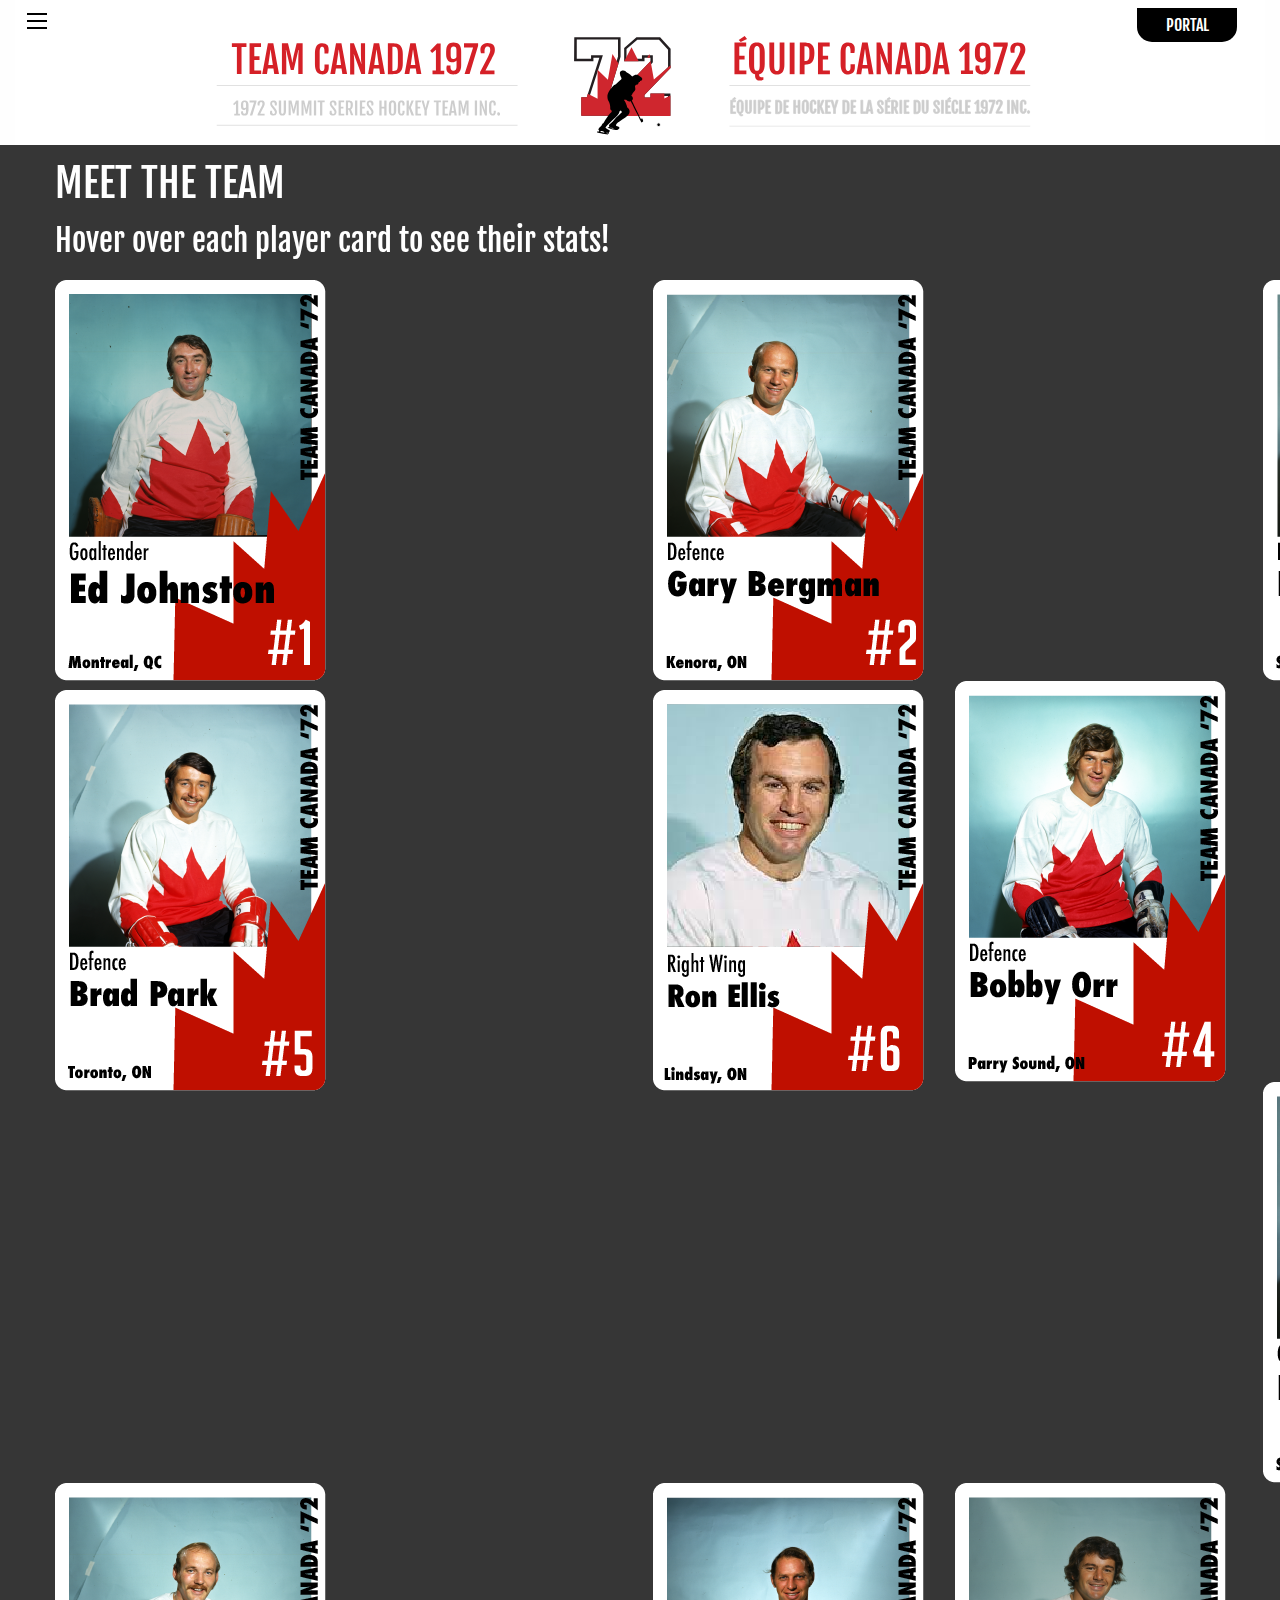
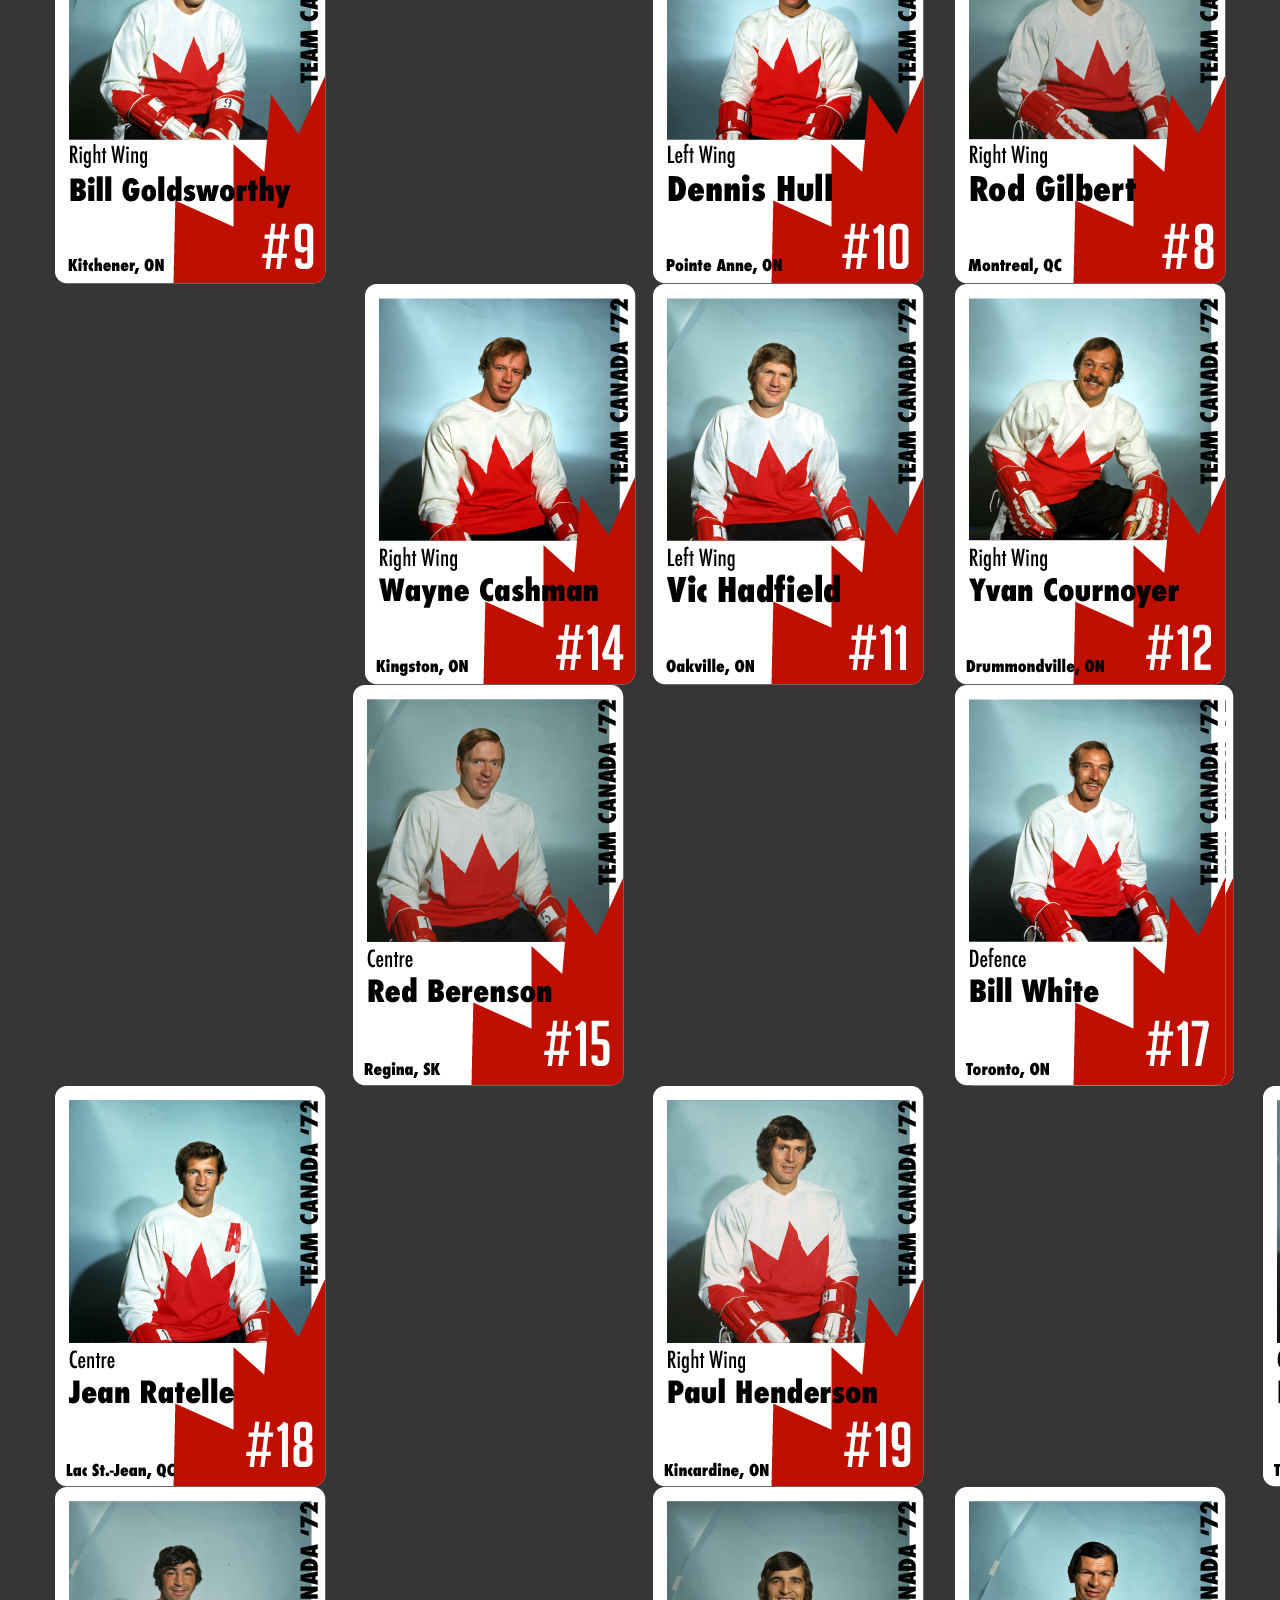
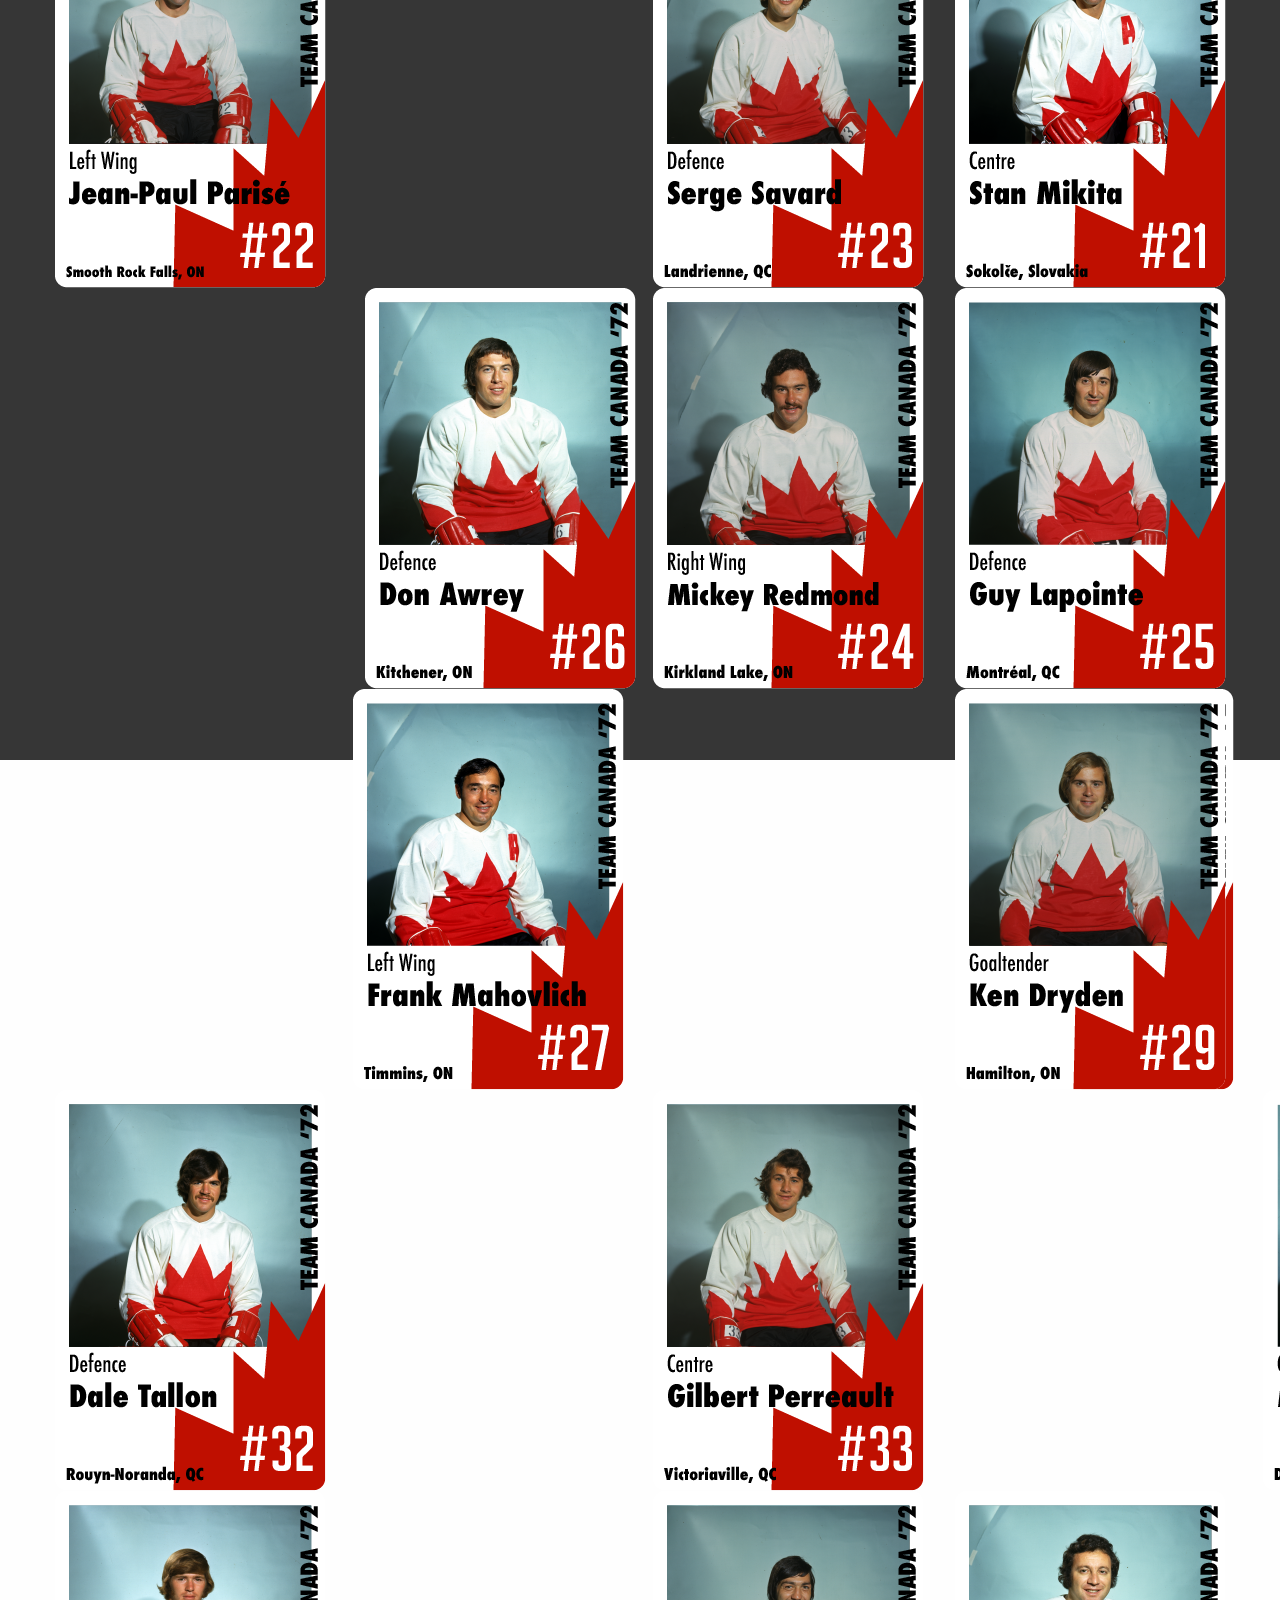
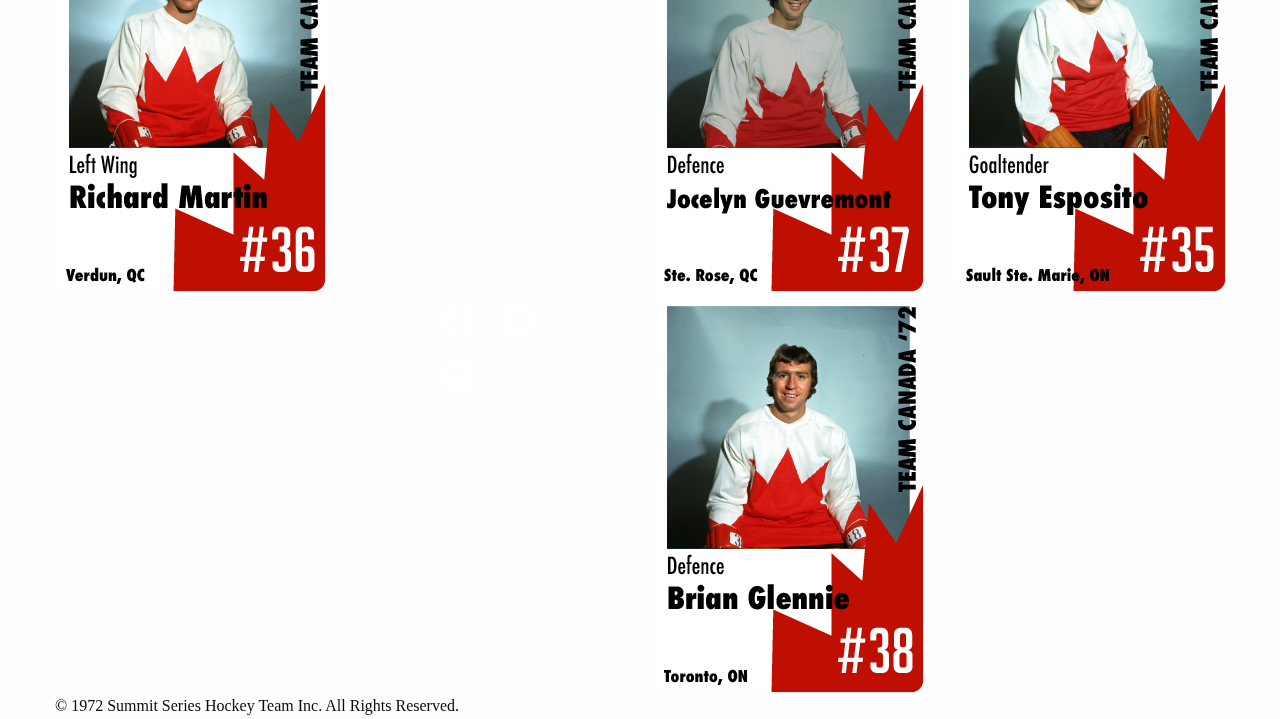
<file: theteam.html>
<!doctype html>
<html class="no-js" lang="en" dir="ltr">
  <head>
    <meta charset="utf-8">
    <meta http-equiv="x-ua-compatible" content="ie=edge">
    <meta name="viewport" content="width=device-width, initial-scale=1.0">
    <title>MEET THE TEAM - Team Canada 1972</title>
    <link href="http://fonts.googleapis.com/css?family=Fjalla+One%7CPlayfair+Display" rel="stylesheet" type="text/css">
    <link rel="stylesheet" href="css/foundation-icons.css">
    <link rel="stylesheet" href="css/foundation.css">
    <link rel="stylesheet" href="css/css/app.css">
  </head>

  <body>
    <h1 class="hide">Team Canada 1972</h1>

    <!--Mobile Header and Nav-->
    <header class="row mainHeader show-for-small-only" data-sticky-container>
      <h2 class="hide">Mobile Header</h2>
      <nav class="small-12 columns">
        <h2 class="hide">Mobile Navigation</h2>
        <div class="title-bar" data-responsive-toggle="mobileNav">
          <button class="menu-icon float-left" type="button" data-toggle></button>
          <img src="images/logo.svg" alt="logo" width="60" height="61" class="title-bar-title" id="logoMobile">
        </div>

        <div id="mobileNav">
          <ul class="mainNav">
            <li><a href="index.html">HOME</a></li>
            <li><a href="theteam.html">THE TEAM</a></li>
            <li><a href="summitseries.html">SUMMIT SERIES</a></li>
            <li><a href="legacy.html">LEGACY</a></li>
            <li><a href="gallery.html">GALLERY</a></li>
            <li><a href="media.html">MEDIA CENTRE</a></li>
            <li><a href="partners.html">PARTNERS</a></li>
            <li><a href="#">MERCHANDISE</a></li>
            <li><a href="contact.html">CONTACT</a></li>
            <li><a href="#" id="mobilePortalBut">PORTAL</a></li>
          </ul>
        </div>
      </nav>
    </header>
<!--Mobile Header and Nav CLOSE-->

<!--Medium/Large Header and Nav-->
    <div class="off-canvas-wrapper">
      <div class="off-canvas-wrapper-inner" data-off-canvas-wrapper>
        <nav class="off-canvas position-left mainNav" id="offCanvasNav" data-off-canvas>
          <h2 class="hide">Medium/Large Navigation</h2>
          <ul class="vertical menu" data-menu>
            <li><a href="index.html">HOME</a></li>
            <li><a href="theteam.html">THE TEAM</a></li>
            <li><a href="summitseries.html">SUMMIT SERIES</a></li>
            <li><a href="legacy.html">LEGACY</a></li>
            <li><a href="gallery.html">GALLERY</a></li>
            <li><a href="media.html">MEDIA CENTRE</a></li>
            <li><a href="partners.html">PARTNERS</a></li>
            <li><a href="#">MERCHANDISE</a></li>
            <li><a href="contact.html">CONTACT</a></li>
          </ul>
        </nav>

        <div class="off-canvas-content" data-off-canvas-content>
          <header class="mainHeader hide-for-small-only expanded" data-sticky-container>
            <h2 class="hide">Header - Medium/Large Screens</h2>
            <div class="large-12 columns" data-sticky data-options="stickTo:top;stickyOn:small;marginTop:0" style="width:100%">
              <div class="title-bar">
                <a href="#" id="portalBut">PORTAL</a>
                <button class="menu-icon" type="button" data-toggle="offCanvasNav"></button>
                <div id="logos">
                  <img data-interchange="[images/logo_medium.svg, medium], [images/logo_large.svg, large]" alt="Alternate Logos" id="logoToggle">
                </div>
              </div>
            </div>
          </header>
<!--Medium/Large Header and Nav CLOSE-->

          <div><!--content goes here-->

            <section id="playerCon">
              <section class="row">
                <div class="small-12 columns">
                  <h2 class="mainTitle">MEET THE TEAM</h2>
                  <h3 id="hoverTitle" class="show-for-large">Hover over each player card to see their stats!</h3>
                </div>
              </section>

                <!--Mobile Team Accordion-->
              <section class="row hide-for-large" id="playerMobileCon">
              <ul class="accordion" data-accordion data-allow-all-closed="true">
                <li class="accordion-item" data-accordion-item>
                  <h2 class="hide">Ed Johnston Stats</h2>
                  <a href="#" class="accordion-title playerMobile"><img src="images/1-johnston-mobile.png"></a>
                  <div class="accordion-content" data-tab-content>
                    <h3 class="playerMobileCard">SUMMIT SERIES '72:</h3>
                    <p>Ed was the team’s third goalie dressing as the backup for most of the series and starting the second game in Stockholm.</p>
                    <h4 class="playerMobileCard">NHL CAREER TOTALS:</h4>
                    <p>592 games played</p>
                    <p>0.897save%</p>
                    <p>3.25 goals against average</p>
                    <p>32 shoot outs</p>
                  </div>
                </li>
                <li class="accordion-item" data-accordion-item>
                  <h2 class="hide">Gary Bergman Stats</h2>
                  <a href="#" class="accordion-title playerMobile"><img src="images/2-bergman-mobile.png"></a>
                  <div class="accordion-content" data-tab-content>
                    <h3 class="playerMobileCard">SUMMIT SERIES '72:</h3>
                    <p>Gary played all eight games of the series and is widely regarded as the most solid defenceman the team had.</p>
                    <h4 class="playerMobileCard">NHL CAREER TOTALS:</h4>
                    <p>838 games played</p>
                    <p>68 goals scored</p>
                    <p>299 assists</p>
                    <p>367 points</p>
                    <p>1249 penalty minutes</p>
                  </div>
                </li>
                <li class="accordion-item" data-accordion-item>
                  <h2 class="hide">Pat Stapleton Stats</h2>
                  <a href="#" class="accordion-title playerMobile"><img src="images/3-stapleton-mobile.png"></a>
                  <div class="accordion-content" data-tab-content>
                    <h3 class="playerMobileCard">SUMMIT SERIES '72:</h3>
                    <p>Pat appeared in the last seven games against the Soviets and ended the series with a plus-six rating.</p>
                    <h4 class="playerMobileCard">NHL CAREER TOTALS:</h4>
                    <p>635 games played</p>
                    <p>43 goals scored</p>
                    <p>294 assists</p>
                    <p>337 points</p>
                    <p>353 penalty minutes</p>
                  </div>
                </li>
                <li class="accordion-item" data-accordion-item>
                  <a href="#" class="accordion-title playerMobile"><img src="images/4-orr-mobile.png"></a>
                  <div class="accordion-content" data-tab-content>
                    <h3 class="playerMobileCard">SUMMIT SERIES '72:</h3>
                    <p>Bobby travelled with the team, though injured; the Soviets allowed Canada an extra roster spot if he recovered in time.</p>
                    <h4 class="playerMobileCard">NHL CAREER TOTALS:</h4>
                    <p>657 games played</p>
                    <p>270 goals scored</p>
                    <p>645 assists</p>
                    <p>915 points</p>
                    <p>953 penalty minutes</p>
                  </div>
                </li>
                <li class="accordion-item" data-accordion-item>
                  <a href="#" class="accordion-title playerMobile"><img src="images/5-park-mobile.png"></a>
                  <div class="accordion-content" data-tab-content>
                    <h3 class="playerMobileCard">SUMMIT SERIES '72:</h3>
                    <p>Brad played every game against the Soviets (totalling five points) and collected co-MVP honours in Game Eight.</p>
                    <h4 class="playerMobileCard">NHL CAREER TOTALS:</h4>
                    <p>1113 games played</p>
                    <p>213 goals scored</p>
                    <p>683 assists</p>
                    <p>8965 points</p>
                    <p>1429 penalty minutes</p>
                  </div>
                </li>
                <li class="accordion-item" data-accordion-item>
                  <a href="#" class="accordion-title playerMobile"><img src="images/6-ellis-mobile.png"></a>
                  <div class="accordion-content" data-tab-content>
                    <h3 class="playerMobileCard">SUMMIT SERIES '72:</h3>
                    <p>Ron skated in all eight games of the series, while picking up points in Montreal, Winnipeg and Moscow (Game Six).</p>
                    <h4 class="playerMobileCard">NHL CAREER TOTALS:</h4>
                    <p>1024 games played</p>
                    <p>332 goals scored</p>
                    <p>308 assists</p>
                    <p>640 points</p>
                    <p>207 penalty minutes</p>
                  </div>
                </li>
                <li class="accordion-item" data-accordion-item>
                  <a href="#" class="accordion-title playerMobile"><img src="images/7-esposito-mobile.png"></a>
                  <div class="accordion-content" data-tab-content>
                    <h3 class="playerMobileCard">SUMMIT SERIES '72:</h3>
                    <p>Phil was an alternate captain, lead the series in scoring and lifted Team Canada to victory with four points in Game Eight.</p>
                    <h4 class="playerMobileCard">NHL CAREER TOTALS:</h4>
                    <p>1282 games played</p>
                    <p>717 goals scored</p>
                    <p>873 assists</p>
                    <p>1590 points</p>
                    <p>910 penalty minutes</p>
                  </div>
                </li>
                <li class="accordion-item" data-accordion-item>
                  <a href="#" class="accordion-title playerMobile"><img src="images/8-gilbert-mobile.png"></a>
                  <div class="accordion-content" data-tab-content>
                    <h3 class="playerMobileCard">SUMMIT SERIES '72:</h3>
                    <p>Rod had four points in six games against the Soviets, including an important goal in the third period of Game Seven.</p>
                    <h4 class="playerMobileCard">NHL CAREER TOTALS:</h4>
                    <p>1065 games played</p>
                    <p>406 goals scored</p>
                    <p>615 assists</p>
                    <p>1021 points</p>
                    <p>508 penalty minutes</p>
                  </div>
                </li>
                <li class="accordion-item" data-accordion-item>
                  <a href="#" class="accordion-title playerMobile"><img src="images/9-goldsworthy-mobile.png"></a>
                  <div class="accordion-content" data-tab-content>
                    <h3 class="playerMobileCard">SUMMIT SERIES '72:</h3>
                    <p>Bill had a two-point night in Vancouver and also played in Stockholm, Moscow (Game Seven) and Prague.</p>
                    <h4 class="playerMobileCard">NHL CAREER TOTALS:</h4>
                    <p>771 games played</p>
                    <p>283 goals scored</p>
                    <p>258 assists</p>
                    <p>541 points</p>
                    <p>793 penalty minutes</p>
                  </div>
                </li>
                <li class="accordion-item" data-accordion-item>
                  <a href="#" class="accordion-title playerMobile"><img src="images/10-hull-mobile.png"></a>
                  <div class="accordion-content" data-tab-content>
                    <h3 class="playerMobileCard">SUMMIT SERIES '72:</h3>
                    <p>Dennis appeared in four games, notching a point in each (including in all three victories in Moscow).</p>
                    <h4 class="playerMobileCard">NHL CAREER TOTALS:</h4>
                    <p>959 games played</p>
                    <p>303 goals scored</p>
                    <p>351 assists</p>
                    <p>654 points</p>
                    <p>261 penalty minutes</p>
                  </div>
                </li>
                <li class="accordion-item" data-accordion-item>
                  <a href="#" class="accordion-title playerMobile"><img src="images/11-hadfield-mobile.png"></a>
                  <div class="accordion-content" data-tab-content>
                    <h3 class="playerMobileCard">SUMMIT SERIES '72:</h3>
                    <p>Vic played for Team Canada in Montreal and Vancouver against the Soviets, as well as in both Stockholm games.</p>
                    <h4 class="playerMobileCard">NHL CAREER TOTALS:</h4>
                    <p>1002 games played</p>
                    <p>323 goals scored</p>
                    <p>389 assists</p>
                    <p>712 points</p>
                    <p>1154 penalty minutes</p>
                  </div>
                </li>
                <li class="accordion-item" data-accordion-item>
                  <a href="#" class="accordion-title playerMobile"><img src="images/12-cournoyer-mobile.png"></a>
                  <div class="accordion-content" data-tab-content>
                    <h3 class="playerMobileCard">SUMMIT SERIES '72:</h3>
                    <p>Yvan picked up five points in eight games, including the tying goal in the third period of Game Eight.</p>
                    <h4 class="playerMobileCard">NHL CAREER TOTALS:</h4>
                    <p>968 games played</p>
                    <p>428 goals scored</p>
                    <p>435 assists</p>
                    <p>863 points</p>
                    <p>255 penalty minutes</p>
                  </div>
                </li>
                <li class="accordion-item" data-accordion-item>
                  <a href="#" class="accordion-title playerMobile"><img src="images/14-cashman-mobile.png"></a>
                  <div class="accordion-content" data-tab-content>
                    <h3 class="playerMobileCard">SUMMIT SERIES '72:</h3>
                    <p>Wayne had a point in Toronto and in Winnipeg, but had his series ended due to an injury received in Stockholm.</p>
                    <h4 class="playerMobileCard">NHL CAREER TOTALS:</h4>
                    <p>1027 games played</p>
                    <p>277 goals scored</p>
                    <p>516 assists</p>
                    <p>793 points</p>
                    <p>1041 penalty minutes</p>
                  </div>
                </li>
                <li class="accordion-item" data-accordion-item>
                  <a href="#" class="accordion-title playerMobile"><img src="images/15-berenson-mobile.png"></a>
                  <div class="accordion-content" data-tab-content>
                    <h3 class="playerMobileCard">SUMMIT SERIES '72:</h3>
                    <p>Red was one of three players not from Ontario or Quebec and suited up in Montreal, Stockholm and Moscow (Game Six).</p>
                    <h4 class="playerMobileCard">NHL CAREER TOTALS:</h4>
                    <p>987 games played</p>
                    <p>261 goals scored</p>
                    <p>397 assists</p>
                    <p>658 points</p>
                    <p>305 penalty minutes</p>
                  </div>
                </li>
                <li class="accordion-item" data-accordion-item>
                  <a href="#" class="accordion-title playerMobile"><img src="images/16-seiling-mobile.png"></a>
                  <div class="accordion-content" data-tab-content>
                    <h3 class="playerMobileCard">SUMMIT SERIES '72:</h3>
                    <p>Rod dressed for the team in three games against the Soviets, as well as playing in Stockholm and Prague.</p>
                    <h4 class="playerMobileCard">NHL CAREER TOTALS:</h4>
                    <p>979 games played</p>
                    <p>62 goals scored</p>
                    <p>269 assists</p>
                    <p>331 points</p>
                    <p>603 penalty minutes</p>
                  </div>
                </li>
                <li class="accordion-item" data-accordion-item>
                  <a href="#" class="accordion-title playerMobile"><img src="images/17-white-mobile.png"></a>
                  <div class="accordion-content" data-tab-content>
                    <h3 class="playerMobileCard">SUMMIT SERIES '72:</h3>
                    <p>Bill played in seven games (as well as in Stockholm), with a plus-seven rating and a goal in Game Eight.</p>
                    <h4 class="playerMobileCard">NHL CAREER TOTALS:</h4>
                    <p>604 games played</p>
                    <p>50 goals scored</p>
                    <p>215 assists</p>
                    <p>265 points</p>
                    <p>495 penalty minutes</p>
                  </div>
                </li>
                <li class="accordion-item" data-accordion-item>
                  <a href="#" class="accordion-title playerMobile"><img src="images/18-ratelle-mobile.png"></a>
                  <div class="accordion-content" data-tab-content>
                    <h3 class="playerMobileCard">SUMMIT SERIES '72:</h3>
                    <p>Jean had four points in six games (three of which came in Moscow, two in Game Eight) and was an alternate captain.</p>
                    <h4 class="playerMobileCard">NHL CAREER TOTALS:</h4>
                    <p>1281 games played</p>
                    <p>491 goals scored</p>
                    <p>776 assists</p>
                    <p>1267 points</p>
                    <p>276 penalty minutes</p>
                  </div>
                </li>
                <li class="accordion-item" data-accordion-item>
                  <a href="#" class="accordion-title playerMobile"><img src="images/19-henderson-mobile.png"></a>
                  <div class="accordion-content" data-tab-content>
                    <h3 class="playerMobileCard">SUMMIT SERIES '72:</h3>
                    <p>Paul collected seven of his 10 points in Moscow, including winning goals in the last three games of the series.</p>
                    <h4 class="playerMobileCard">NHL CAREER TOTALS:</h4>
                    <p>707 games played</p>
                    <p>236 goals scored</p>
                    <p>241 assists</p>
                    <p>477 points</p>
                    <p>304 penalty minutes</p>
                  </div>
                </li>
                <li class="accordion-item" data-accordion-item>
                  <a href="#" class="accordion-title playerMobile"><img src="images/20-mahovlich-mobile.png"></a>
                  <div class="accordion-content" data-tab-content>
                    <h3 class="playerMobileCard">SUMMIT SERIES '72:</h3>
                    <p>Peter appeared in seven games against the Soviets, notably scoring a dramatic short-handed goal in Toronto.</p>
                    <h4 class="playerMobileCard">NHL CAREER TOTALS:</h4>
                    <p>884 games played</p>
                    <p>288 goals scored</p>
                    <p>485 assists</p>
                    <p>773 points</p>
                    <p>916 penalty minutes</p>
                  </div>
                </li>
                <li class="accordion-item" data-accordion-item>
                  <a href="#" class="accordion-title playerMobile"><img src="images/21-mikita-mobile.png"></a>
                  <div class="accordion-content" data-tab-content>
                    <h3 class="playerMobileCard">SUMMIT SERIES '72:</h3>
                    <p>Stan was an alternate captain, playing for the team in Toronto, Winnipeg, Stockholm and (most memorably) in Prague.</p>
                    <h4 class="playerMobileCard">NHL CAREER TOTALS:</h4>
                    <p>1394 games played</p>
                    <p>541 goals scored</p>
                    <p>926 assists</p>
                    <p>1467 points</p>
                    <p>1270 penalty minutes</p>
                  </div>
                </li>
                <li class="accordion-item" data-accordion-item>
                  <a href="#" class="accordion-title playerMobile"><img src="images/22-parise-mobile.png"></a>
                  <div class="accordion-content" data-tab-content>
                    <h3 class="playerMobileCard">SUMMIT SERIES '72:</h3>
                    <p>JP had four points in six games against the Soviets and lead the Summit Series in penalty minutes (with 28).</p>
                    <h4 class="playerMobileCard">NHL CAREER TOTALS:</h4>
                    <p>890 games played</p>
                    <p>238 goals scored</p>
                    <p>365 assists</p>
                    <p>594 points</p>
                    <p>706 penalty minutes</p>
                  </div>
                </li>
                <li class="accordion-item" data-accordion-item>
                  <a href="#" class="accordion-title playerMobile"><img src="images/23-savard-mobile.png"></a>
                  <div class="accordion-content" data-tab-content>
                    <h3 class="playerMobileCard">SUMMIT SERIES '72:</h3>
                    <p>Serge played in games Two, Three, Six, Seven and Eight; Team Canada didn't lose any of those games.</p>
                    <h4 class="playerMobileCard">NHL CAREER TOTALS:</h4>
                    <p>1040 games played</p>
                    <p>106 goals scored</p>
                    <p>333 assists</p>
                    <p>439 points</p>
                    <p>592 penalty minutes</p>
                  </div>
                </li>
                <li class="accordion-item" data-accordion-item>
                  <a href="#" class="accordion-title playerMobile"><img src="images/24-redmond-mobile.png"></a>
                  <div class="accordion-content" data-tab-content>
                    <h3 class="playerMobileCard">SUMMIT SERIES '72:</h3>
                    <p>Mickey appeared in the opening game in the series (Montreal), and also played in Stockholm and Prague.</p>
                    <h4 class="playerMobileCard">NHL CAREER TOTALS:</h4>
                    <p>538 games played</p>
                    <p>233 goals scored</p>
                    <p>195 assists</p>
                    <p>428 points</p>
                    <p>219 penalty minutes</p>
                  </div>
                </li>
                <li class="accordion-item" data-accordion-item>
                  <a href="#" class="accordion-title playerMobile"><img src="images/25-lapointe-mobile.png"></a>
                  <div class="accordion-content" data-tab-content>
                    <h3 class="playerMobileCard">SUMMIT SERIES '72:</h3>
                    <p>Guy played for the team in seven games against the Soviets, picking up a point in Moscow (Game Five).</p>
                    <h4 class="playerMobileCard">NHL CAREER TOTALS:</h4>
                    <p>894 games played</p>
                    <p>171 goals scored</p>
                    <p>451 assists</p>
                    <p>622 points</p>
                    <p>893 penalty minutes</p>
                  </div>
                </li>
                <li class="accordion-item" data-accordion-item>
                  <a href="#" class="accordion-title playerMobile"><img src="images/26-awrey-mobile.png"></a>
                  <div class="accordion-content" data-tab-content>
                    <h3 class="playerMobileCard">SUMMIT SERIES '72:</h3>
                    <p>Don skated against the Soviets in Montreal and Vancouver, and also played in Stockholm and Prague.</p>
                    <h4 class="playerMobileCard">NHL CAREER TOTALS:</h4>
                    <p>969 games played</p>
                    <p>31 goals scored</p>
                    <p>158 assists</p>
                    <p>189 points</p>
                    <p>1065 penalty minutes</p>
                  </div>
                </li>
                  <li class="accordion-item" data-accordion-item>
                  <a href="#" class="accordion-title playerMobile"><img src="images/27-mahovlich-mobile.png"></a>
                  <div class="accordion-content" data-tab-content>
                    <h3 class="playerMobileCard">SUMMIT SERIES '72:</h3>
                    <p>Frank was an alternate captain, collecting a point in both Game One (Montreal) and Game Eight (Moscow).</p>
                    <h4 class="playerMobileCard">NHL CAREER TOTALS:</h4>
                    <p>1181 games played</p>
                    <p>533 goals scored</p>
                    <p>570 assists</p>
                    <p>1103 points</p>
                    <p>1056 penalty minutes</p>
                  </div>
                </li>
                <li class="accordion-item" data-accordion-item>
                  <a href="#" class="accordion-title playerMobile"><img src="images/28-clarke-mobile.png"></a>
                  <div class="accordion-content" data-tab-content>
                    <h3 class="playerMobileCard">SUMMIT SERIES '72:</h3>
                    <p>Bobby collected six points over eight games (including three in Game Five) and was also strong defensively.</p>
                    <h4 class="playerMobileCard">NHL CAREER TOTALS:</h4>
                    <p>1144 games played</p>
                    <p>358 goals scored</p>
                    <p>852 assists</p>
                    <p>1210 points</p>
                    <p>1453 penalty minutes</p>
                  </div>
                </li>
                <li class="accordion-item" data-accordion-item>
                  <a href="#" class="accordion-title playerMobile"><img src="images/29-dryden-mobile.png"></a>
                  <div class="accordion-content" data-tab-content>
                    <h3 class="playerMobileCard">SUMMIT SERIES '72:</h3>
                    <p>Ken went 2-2 in the series, playing both the first game (23 saves and a loss) and the last (22 saves and a win).</p>
                    <h4 class="playerMobileCard">NHL CAREER TOTALS:</h4>
                    <p>397 games played</p>
                    <p>0.919 save%</p>
                    <p>2.24 goals against average</p>
                    <p>46 shoot outs</p>
                  </div>
                </li>
                <li class="accordion-item" data-accordion-item>
                  <a href="#" class="accordion-title playerMobile"><img src="images/32-tallon-mobile.png"></a>
                  <div class="accordion-content" data-tab-content>
                    <h3 class="playerMobileCard">SUMMIT SERIES '72:</h3>
                    <p>Dale travelled with the team throughout the series and played in the tie games in Stockholm and Prague.</p>
                    <h4 class="playerMobileCard">NHL CAREER TOTALS:</h4>
                    <p>642 games played</p>
                    <p>98 goals scored</p>
                    <p>238 assists</p>
                    <p>336 points</p>
                    <p>568 penalty minutes</p>
                  </div>
                </li>
                <li class="accordion-item" data-accordion-item>
                  <a href="#" class="accordion-title playerMobile"><img src="images/33-perreault-mobile.png"></a>
                  <div class="accordion-content" data-tab-content>
                    <h3 class="playerMobileCard">SUMMIT SERIES '72:</h3>
                    <p>Gilbert played twice in the series, scoring in Game Four (Vancouver) and assisting in Game Five (Moscow).</p>
                    <h4 class="playerMobileCard">NHL CAREER TOTALS:</h4>
                    <p>1191 games played</p>
                    <p>512 goals scored</p>
                    <p>814 assists</p>
                    <p>1326 points</p>
                    <p>500 penalty minutes</p>
                  </div>
                </li>
                <li class="accordion-item" data-accordion-item>
                  <a href="#" class="accordion-title playerMobile"><img src="images/34-dionne-mobile.png"></a>
                  <div class="accordion-content" data-tab-content>
                    <h3 class="playerMobileCard">SUMMIT SERIES '72:</h3>
                    <p>Marcel was the youngest team member (by more than 15 years) and played in Stockholm and Prague.</p>
                    <h4 class="playerMobileCard">NHL CAREER TOTALS:</h4>
                    <p>1348 games played</p>
                    <p>731 goals scored</p>
                    <p>1040 assists</p>
                    <p>1771 points</p>
                    <p>600 penalty minutes</p>
                  </div>
                </li>
                <li class="accordion-item" data-accordion-item>
                  <a href="#" class="accordion-title playerMobile"><img src="images/35-esposito-mobile.png"></a>
                  <div class="accordion-content" data-tab-content>
                    <h3 class="playerMobileCard">SUMMIT SERIES '72:</h3>
                    <p>Tony went 2-1-1 against the Soviets, beating them in Toronto and in Moscow (with a strong Game Seven performance).</p>
                    <h4 class="playerMobileCard">NHL CAREER TOTALS:</h4>
                    <p>886 games played</p>
                    <p>0.895 save%</p>
                    <p>2.92 goals against average</p>
                    <p>76 shoot outs</p>
                  </div>
                </li>
                <li class="accordion-item" data-accordion-item>
                  <a href="#" class="accordion-title playerMobile"><img src="images/36-martin-mobile.png"></a>
                  <div class="accordion-content" data-tab-content>
                    <h3 class="playerMobileCard">SUMMIT SERIES '72:</h3>
                    <p>Richard suited up for Team Canada in the second game in Stockholm, where he scored a third-period goal.</p>
                    <h4 class="playerMobileCard">NHL CAREER TOTALS:</h4>
                    <p>685 games played</p>
                    <p>384 goals scored</p>
                    <p>317 assists</p>
                    <p>791 points</p>
                    <p>477 penalty minutes</p>
                  </div>
                </li>
                <li class="accordion-item" data-accordion-item>
                  <a href="#" class="accordion-title playerMobile"><img src="images/37-guevremont-mobile.png"></a>
                  <div class="accordion-content" data-tab-content>
                    <h3 class="playerMobileCard">SUMMIT SERIES '72:</h3>
                    <p>Jocelyn, another of the younger players on Team Canada, suited up for the second game in Stockholm.</p>
                    <h4 class="playerMobileCard">NHL CAREER TOTALS:</h4>
                    <p>571 games played</p>
                    <p>84 goals scored</p>
                    <p>223 assists</p>
                    <p>307 points</p>
                    <p>319 penalty minutes</p>
                  </div>
                </li>
                <li class="accordion-item" data-accordion-item>
                  <a href="#" class="accordion-title playerMobile"><img src="images/38-glennie-mobile.png"></a>
                  <div class="accordion-content" data-tab-content>
                    <h3 class="playerMobileCard">SUMMIT SERIES '72:</h3>
                    <p>Brian (who played in Stockholm and Prague) had competed against the Soviets at the 1968 Olympics.</p>
                    <h4 class="playerMobileCard">NHL CAREER TOTALS:</h4>
                    <p>572 games played</p>
                    <p>14 goals scored</p>
                    <p>100 assists</p>
                    <p>114 points</p>
                    <p>621 penalty minutes</p>
                  </div>
                </li>
              </ul>
              </section>

              <div class="show-for-large">
                <section class="row playerRow">
                  <h2 class="hide">Section 1 of Players Cards</h2>
                  <div class="card large-3 medium-4 columns one">
                    <div class="front">
                      <img src="images/1-johnston.png" alt="Johnston"/>
                    </div>
                    <div class="back">
                      <img src="images/1-johnston-back.png" alt="Johnston Stats"/>
                    </div>
                  </div>

                  <div class="card large-3 medium-4 columns two">
                    <div class="front">
                      <img src="images/2-bergman.png" alt="Bergman">
                    </div>
                    <div class="back">
                      <img src="images/2-bergman-back.png" alt="Bergman Stats"/>
                    </div>
                  </div>

                  <div class="card large-3 medium-4 columns three">
                    <div class="front">
                      <img src="images/3-stapleton.png" alt="Stapleton"/>
                    </div>
                    <div class="back">
                      <img src="images/3-stapleton-back.png" alt="Stapleton Stats"/>
                    </div>
                  </div>

                  <div class="card large-3 medium-4 columns four">
                    <div class="front">
                      <img src="images/4-orr.png" alt="Orr"/>
                    </div>
                    <div class="back">
                      <img src="images/4-orr-back.png" alt="Orr Stats"/>
                    </div>
                  </div>
                </section><!--end of section 1-->

                <section class="row playerRow">
                  <h2 class="hide">Section 2 of Player Cards</h2>
                  <div class="card large-3 medium-4 columns one">
                    <div class="front">
                      <img src="images/5-park.png" alt="Park"/>
                    </div>
                    <div class="back">
                      <img src="images/5-park-back.png" alt="Park Stats"/>
                    </div>
                  </div>
                   
                  <div class="card large-3 medium-4 columns two">
                    <div class="front">
                      <img src="images/6-ellis.png" alt="Ellis"/>
                    </div>
                    <div class="back">
                      <img src="images/6-ellis-back.png" alt="Ellis Stats"/>
                    </div>
                  </div>

                  <div class="card large-3 medium-4 columns three">
                    <div class="front">
                      <img src="images/7-esposito.png" alt="Esposito"/>
                    </div>
                    <div class="back">
                      <img src="images/7-esposito-back.png" alt="Esposito Stats"/>
                    </div>
                  </div>

                  <div class="card large-3 medium-4 columns four">
                    <div class="front">
                      <img src="images/8-gilbert.png" alt="Gilbert"/>
                    </div>
                    <div class="back">
                      <img src="images/8-gilbert-back.png" alt="Gilbert Stats"/>
                    </div>
                  </div>
                </section><!--end of section 2-->

                <section class="row playerRow">
                  <h2 class="hide">Section 3 for Player Cards</h2>
                  <div class="card large-3 medium-4 columns one">
                    <div class="front">
                      <img src="images/9-goldsworthy.png" alt="Goldsworthy"/>
                    </div>
                    <div class="back">
                      <img src="images/9-goldsworthy-back.png" alt="Goldsworthy Stats"/>
                    </div>
                  </div>

                  <div class="card large-3 medium-4 columns two">
                    <div class="front">
                      <img src="images/10-hull.png" alt="Hull"/>
                    </div>
                    <div class="back">
                      <img src="images/10-hull-back.png" alt="Hull Stats"/>
                    </div>
                  </div>

                  <div class="card large-3 medium-4 columns three">
                    <div class="front">
                      <img src="images/11-hadfield.png" alt="Hadfield"/>
                    </div>
                    <div class="back">
                      <img src="images/11-hadfield-back.png" alt="Hadfield Stats"/>
                    </div>
                  </div>

                  <div class="card large-3 medium-4 columns four">
                    <div class="front">
                      <img src="images/12-cournoyer.png" alt="Cournoyer"/>
                    </div>
                    <div class="back">
                      <img src="images/12-cournoyer-back.png" alt="Cournoyer Stats"/>
                    </div>
                  </div>
                </section>

                <section class="row playerRow">
                  <h2 class="hide">Section 4 for Player Cards</h2>
                  <div class="card large-3 medium-4 columns one">
                    <div class="front">
                      <img src="images/14-cashman.png" alt="Cashman"/>
                    </div>
                    <div class="back">
                      <img src="images/14-cashman-back.png" alt="Cashman Stats"/>
                    </div>
                  </div>

                  <div class="card large-3 medium-4 columns two">
                    <div class="front">
                      <img src="images/15-berenson.png" alt="Berenson"/>
                    </div>
                    <div class="back">
                      <img src="images/15-berenson-back.png" alt="Berenson Stats"/>
                    </div>
                  </div>

                  <div class="card large-3 medium-4 columns three">
                    <div class="front">
                      <img src="images/16-seiling.png" alt="Seiling"/>
                    </div>
                    <div class="back">
                      <img src="images/16-seiling-back.png" alt="Seiling Stats"/>
                    </div>
                  </div>

                  <div class="card large-3 medium-4 columns four">
                    <div class="front">
                      <img src="images/17-white.png" alt="White"/>
                    </div>
                    <div class="back">
                      <img src="images/17-white-back.png" alt="White Stats"/>
                    </div>
                  </div>
                </section><!--end of section 4-->

                <section class="row playerRow">
                  <h2 class="hide">Section 5 for Player Cards</h2>
                  <div class="card large-3 medium-4 columns one">
                    <div class="front">
                      <img src="images/18-ratelle.png" alt="Ratelle"/>
                    </div>
                    <div class="back">
                      <img src="images/18-ratelle-back.png" alt="Ratelle Stats"/>
                    </div>
                  </div>

                  <div class="card large-3 medium-4 columns two">
                    <div class="front">
                      <img src="images/19-henderson.png" alt="Henderson"/>
                    </div>
                    <div class="back">
                      <img src="images/19-henderson-back.png" alt="Henderson Stats"/>
                    </div>
                  </div>

                  <div class="card large-3 medium-4 columns three">
                    <div class="front">
                      <img src="images/20-mahovlich.png" alt="Peter Mahovlich"/>
                    </div>
                    <div class="back">
                      <img src="images/20-mahovlich-back.png" alt="Peter Mahovlich Stats"/>
                    </div>
                  </div>

                  <div class="card large-3 medium-4 columns four">
                    <div class="front">
                      <img src="images/21-mikita.png" alt="Mikita"/>
                    </div>
                    <div class="back">
                      <img src="images/21-mikita-back.png" alt="Mikita Stats"/>
                    </div>
                  </div>
                </section><!--end of section 5-->

                <section class="row playerRow">
                  <h2 class="hide">Section 6 of Player Cards</h2>
                  <div class="card large-3 medium-4 columns one">
                    <div class="front">
                      <img src="images/22-parise.png" alt="Parise"/>
                    </div>
                    <div class="back">
                      <img src="images/22-parise-back.png" alt="Parise Stats"/>
                    </div>
                  </div>

                  <div class="card large-3 medium-4 columns two">
                    <div class="front">
                      <img src="images/23-savard.png" alt="Savard"/>
                    </div>
                    <div class="back">
                      <img src="images/23-savard-back.png" alt="Savard Stats"/>
                    </div>
                  </div>

                  <div class="card large-3 medium-4 columns three">
                    <div class="front">
                      <img src="images/24-redmond.png" alt="Redmond"/>
                    </div>
                    <div class="back">
                      <img src="images/24-redmond-back.png" alt="Redmond Stats"/>
                    </div>
                  </div>

                  <div class="card large-3 medium-4 columns four">
                    <div class="front">
                      <img src="images/25-lapointe.png" alt="Lapointe"/>
                    </div>
                    <div class="back">
                      <img src="images/25-lapointe-back.png" alt="Lapointe Stats"/>
                    </div>
                  </div>
                </section><!-- end of section 6 of player cards-->

                <section class="row playerRow">
                  <h2 class="hide">Section 7 of player cards</h2>
                  <div class="card large-3 medium-4 columns one">
                    <div class="front">
                      <img src="images/26-awrey.png" alt="Awrey"/>
                    </div>
                    <div class="back">
                      <img src="images/26-awrey-back.png" alt="Awrey Stats"/>
                    </div>
                  </div>

                  <div class="card large-3 medium-4 columns two">
                    <div class="front">
                      <img src="images/27-mahovlich.png" alt="Frank Mahovlich"/>
                    </div>
                    <div class="back">
                      <img src="images/27-mahovlich-back.png" alt="Frank Mahovlich Stats"/>
                    </div>
                  </div>

                  <div class="card large-3 medium-4 columns three">
                    <div class="front">
                      <img src="images/28-clarke.png" alt="Clarke"/>
                    </div>
                    <div class="back">
                      <img src="images/28-clarke-back.png" alt="Clark Stats"/>
                    </div>
                  </div>

                  <div class="card large-3 medium-4 columns four">
                    <div class="front">
                      <img src="images/29-dryden.png" alt="Dryden"/>
                    </div>
                    <div class="back">
                      <img src="images/29-dryden-back.png" alt="Dryden Stats"/>
                    </div>
                  </div>
                </section><!--end of section 7 of player cards-->

                <section class="row playerRow">
                  <h2 class="hide">Section 8 for Player Cards</h2>
                  <div class="card large-3 medium-4 columns one">
                    <div class="front">
                      <img src="images/32-tallon.png" alt="Tallon"/>
                    </div>
                    <div class="back">
                      <img src="images/32-tallon-back.png" alt="Tallon Stats"/>
                    </div>
                  </div>

                  <div class="card large-3 medium-4 columns two">
                    <div class="front">
                      <img src="images/33-perreault.png" alt="Perreault"/>
                    </div>
                    <div class="back">
                      <img src="images/33-perreault-back.png" alt="Perreault Stats"/>
                    </div>
                  </div>

                  <div class="card large-3 medium-4 columns three">
                    <div class="front">
                      <img src="images/34-dionne.png" alt="Dionne"/>
                    </div>
                    <div class="back">
                      <img src="images/34-dionne-back.png" alt="Dionne Stats"/>
                    </div>
                  </div>

                  <div class="card large-3 medium-4 columns four">
                    <div class="front">
                      <img src="images/35-esposito.png" alt="Tony Esposito"/>
                    </div>
                    <div class="back">
                      <img src="images/35-esposito-back.png" alt="Tony Esposito Stats"/>
                    </div>
                  </div>
                </section><!--end sectoin 8 of player cards-->

                <section class="row playerRow">
                  <h2 class="hide">Section 9 of Player Cards</h2>
                  <div class="card large-3 medium-4 columns one">
                    <div class="front">
                      <img src="images/36-martin.png" alt="Martin"/>
                    </div>
                    <div class="back">
                      <img src="images/36-martin-back.png" alt="Martin Stats"/>
                    </div>
                  </div>

                  <div class="card large-3 medium-4 columns two">
                    <div class="front">
                      <img src="images/37-guevremont.png" alt="Guevremont"/>
                    </div>
                    <div class="back">
                      <img src="images/37-guevremont-back.png" alt="Guevremont Stats"/>
                    </div>
                  </div>

                  <div class="card large-3 medium-4 columns three end">
                    <div class="front">
                      <img src="images/38-glennie.png" alt="Glennie"/>
                    </div>
                    <div class="back">
                      <img src="images/38-glennie-back.png" alt="Glennie Stats"/>
                    </div>
                  </div>
                </section><!-- end of section 9 of player cards-->
              </div>
            </section><!-- end of player con-->
          </div>

          <footer id="mainFooter" class="row">
            <h2 class="hide">Main Footer</h2>
            <section class="small-12 show-for-small-only columns">
              <h3 class="hide">Search Bar for Mobile</h3>
              <form id="searchForm" action="search.php" method="get">
                <div class="input-group">
                  <input class="input-group-field" type="text" placeholder="Search...">
                  <div class="input-group-button">
                    <input type="submit" class="button" id="searchBut" value="search">
                  </div> 
                </div>
              </form>
            </section>

            <nav class="small-12 large-3 columns end">
              <h3 class="hide">Social Media Navigation</h3>
              <ul id="socialNav">
                <li id="facebook"><a href="http://www.facebook.com/teamcanada1972"><img src="images/facebook.png" alt="facebook"></a></li>
                <li id="twitter"><a href="http://www.twitter.com/teamcanada1972"><img src="images/twitter.png" alt="twitter"></a></li>
                <li id="instagram"><a href="http://www.instagram.com"><img src="images/instagram.png" alt="instagram"></a></li>
              </ul>
            </nav>
          </footer>

          <section class="row" id="copyrightBar">
            <h2 class="hide">Copyright Bar</h2>
            <div class="small-12 columns">
              <p>© 1972 Summit Series Hockey Team Inc. All Rights Reserved.</p>
            </div>
          </section>

        </div>
      </div>
    </div>

    <script src="js/vendor/jquery.js"></script>
    <script src="js/vendor/what-input.js"></script>
    <script src="js/vendor/foundation.js"></script>
    <script src="js/app.js"></script>
  </body>
</html>
</file>
<file: css/css/app.css>
p {
  font-family: "Merriweather", Times, serif;
  font-size: 1em; }

h1, h2, h3, h4 {
  font-family: "Fjalla One", Helvetica, Arial, sans-serif; }

.greyPano {
  width: 100%;
  background-color: #363636; }

.redPano {
  width: 100%;
  background-color: #a90000; }

.footerPano {
  width: 100%;
  background-color: #000;
  padding: 10px 0; }

/* Survey Pop up Stlying */
#surveyPopUp {
  opacity: 0;
  visibility: hidden;
  position: fixed;
  bottom: 0;
  right: 0;
  background-color: white;
  max-width: 400px;
  border: solid 2px #a90000;
  padding: 20px;
  z-index: 999;
  -webkit-transition: all .3s ease-in;
  -ms-transition: all .3s ease-in;
  -moz-transition: all .3s ease-in;
  transition: all .3s ease-in; }
  #surveyPopUp h2 {
    font-size: 1.2em;
    text-align: center; }
  #surveyPopUp h3 {
    font-size: 1em;
    width: 100%; }
  #surveyPopUp p {
    font-size: 1em;
    margin-bottom: 20px; }
  #surveyPopUp button {
    background-color: #a90000;
    color: white;
    padding: 10px;
    width: 100%;
    margin-bottom: 15px;
    text-transform: uppercase;
    font-family: "Fjalla One", Helvetica, Arial, sans-serif;
    line-height: 1.5em;
    min-height: 70px;
    max-height: 70px; }
  #surveyPopUp button:hover {
    background-color: #c30000; }

#closeSurvey button {
  background: none;
  border: solid 2px black;
  color: black; }

#closeSurvey button:hover {
  background: none;
  border: solid 2px #a90000;
  color: #a90000; }

#pano {
  background-color: #666; }

#socialMedia {
  background-color: #ccc; }

h1 {
  text-transform: uppercase;
  border-bottom: solid 2px #a90000; }

.slidesjs-navigation i {
  color: #a90000;
  font-size: 40px;
  padding: 15px;
  margin-top: 15px;
  display: inline-block; }

.icon-chevron-right {
  float: right; }

.ssTimelineSlides img {
  float: left;
  margin-right: 20px; }

.ssTimelineSlides h2 {
  text-transform: uppercase;
  padding-top: 10px; }

.ssTimelineSlides p {
  width: 95% !important; }

.slidesjs-pagination {
  display: none; }

.slidesjs-container {
  margin: 25px 0px 25px 0px;
  overflow-x: hidden !important;
  overflow-y: auto !important;
  height: 600px !important; }

.slidesjs-control {
  height: auto !important; }

#slides {
  display: none; }

@media screen and (max-width: 1023px) {
  .slidesjs-navigation i {
    font-size: 24px;
    padding: 5px;
    margin-top: 15px; }

  .ssTimelineSlides h2 {
    font-size: 22px; }

  .ssTimelineSlides p {
    font-size: 13px; } }
#mobileNav {
  width: 100%;
  background-color: #000; }

.title-bar {
  background-color: rgba(255, 255, 255, 0.9); }

#logoMobile {
  width: 60px;
  height: 61px;
  display: block;
  margin: 0 auto; }

#portalBut {
  background-color: #000;
  color: #fff;
  font-family: "Fjalla One", Helvetica, Arial, sans-serif;
  text-align: center;
  padding: 5px;
  display: block;
  width: 100px;
  float: right;
  margin-right: 20px;
  border-radius: 0 0 15px 15px; }

#portalBut:hover {
  background-color: #a90000; }

.menu-icon:after {
  background: #000;
  box-shadow: 0 7px 0 #000, 0 14px 0 #000; }

.menu-icon:hover::after {
  background: #cc0000;
  box-shadow: 0 7px 0 #cc0000, 0 14px 0 #cc0000; }

.mainNav, #offCanvasNav li a {
  list-style-type: none;
  text-align: center;
  margin: 0;
  font-family: "Fjalla One", Helvetica, Arial, sans-serif;
  font-weight: 500; }

.mainNav li, #offCanvasNav li a li {
  background-color: #000;
  border-bottom: 1px solid #fff; }

.mainNav li a, #offCanvasNav li a li a {
  display: block;
  color: #fff;
  padding: 5px; }

.mainNav li:hover, #offCanvasNav li a li:hover {
  background-color: #a90000; }

#mobilePortalBut {
  background-color: #a90000;
  padding: 5px 8px; }

#mobilePortalBut:hover {
  background-color: #363636; }

#offCanvasNav {
  background-color: #000;
  height: 100vh; }
  #offCanvasNav ul {
    position: relative; }

#navBG {
  background-color: #000; }

#backToMenu {
  border-top: solid 2px white;
  border-bottom: solid 2px white;
  padding: 15px;
  position: fixed;
  bottom: 10px;
  color: white;
  font-size: 1.2em;
  font-family: "Fjalla One", Helvetica, Arial, sans-serif;
  text-transform: uppercase;
  text-align: center;
  width: 250px; }
  #backToMenu a {
    color: white; }

#offCanvasNav li a {
  padding: 15px 0;
  font-size: 1.375em; }

#toTop {
  position: fixed;
  bottom: 15px;
  right: 15px;
  opacity: 0;
  visibility: hidden;
  -webkit-transition: all .3s ease-in;
  -ms-transition: all .3s ease-in;
  -moz-transition: all .3s ease-in;
  transition: all .3s ease-in; }
  #toTop a {
    color: white !important;
    font-family: "Fjalla One", Helvetica, Arial, sans-serif;
    font-size: 1em;
    text-transform: uppercase;
    padding: 10px;
    background-color: #a90000;
    border: solid 2px black; }

#myvid {
  position: fixed;
  top: 0;
  right: 0;
  bottom: 0;
  left: 0; }

#videoCon {
  position: relative;
  border-bottom: 5px solid #000; }
  #videoCon video {
    background-color: black;
    background-position: center center;
    background-size: contain;
    object-fit: cover;
    width: 100%; }
  #videoCon #overlay {
    position: absolute;
    top: 0;
    left: 0;
    width: 100%;
    height: 100%;
    background-color: rgba(255, 255, 255, 0.7); }
  #videoCon #textCon {
    color: #000;
    margin-top: 15%; }
    #videoCon #textCon h3, #videoCon #textCon h4 {
      font-family: "Fjalla One", Helvetica, Arial, sans-serif;
      width: 100%;
      text-align: center; }
    #videoCon #textCon h3 {
      font-size: 1.75em; }
    #videoCon #textCon h4 {
      font-size: 1em; }

#mainHome {
  background-color: #363636;
  text-align: left; }
  #mainHome .homeSections {
    padding: 15px; }
    #mainHome .homeSections h3 {
      font-family: "Fjalla One", Helvetica, Arial, sans-serif;
      color: #fff;
      font-size: 1.875em; }
    #mainHome .homeSections .homeThumbnail {
      min-width: 125px;
      float: left;
      margin-right: 25px;
      margin-bottom: 15px; }
    #mainHome .homeSections p {
      clear: both;
      font-family: "Merriweather", Times, serif;
      font-size: 0.875em;
      color: #fff;
      padding: 0 8px; }
    #mainHome .homeSections .learnMoreBut {
      font-family: "Fjalla One", Helvetica, Arial, sans-serif;
      font-size: 1.125em;
      color: #fff;
      background-color: #a90000;
      padding: 5px 25px;
      margin: 0 auto;
      display: block;
      text-align: center; }
    #mainHome .homeSections .learnMoreBut:hover {
      box-shadow: 1px 1px 10px rgba(0, 0, 0, 0.7); }

#legacyPano {
  background-color: #a90000;
  background-repeat: no-repeat;
  background-position: center;
  padding-bottom: 20px; }
  #legacyPano #legacyInfo {
    color: #fff; }
    #legacyPano #legacyInfo h3 {
      font-family: "Fjalla One", Helvetica, Arial, sans-serif;
      font-size: 2.5em;
      text-align: center;
      padding-top: 15px; }
    #legacyPano #legacyInfo h4 {
      font-family: "Fjalla One", Helvetica, Arial, sans-serif;
      font-size: 1.875em;
      text-align: center; }
    #legacyPano #legacyInfo p {
      font-family: "Merriweather", Times, serif;
      font-size: 0.875em; }
  #legacyPano #legacyButCon {
    font-family: "Fjalla One", Helvetica, Arial, sans-serif;
    font-size: 1.375em;
    list-style-type: none;
    text-align: center; }
    #legacyPano #legacyButCon li {
      border: 3px solid #fff;
      display: inline-block;
      width: 140px; }
    #legacyPano #legacyButCon li a {
      color: #fff; }

#mediaCentre h2 {
  font-family: "Fjalla One", Helvetica, Arial, sans-serif;
  color: #000;
  font-size: 2.5em;
  border-bottom: 3px solid #a90000;
  width: 100%;
  padding: 10px 0 0 20px; }
#mediaCentre #newsSection h3 {
  font-family: "Fjalla One", Helvetica, Arial, sans-serif;
  font-size: 1.5em;
  color: #666;
  float: left;
  line-height: 1.875em; }
#mediaCentre #moreBut {
  display: block;
  float: right;
  font-family: "Fjalla One", Helvetica, Arial, sans-serif;
  border: 2px #000 solid;
  padding: 7px 20px;
  color: #000;
  font-size: 1em; }
  #mediaCentre #moreBut:hover {
    background-color: #a90000;
    color: #fff;
    border: 2px #fff solid; }
#mediaCentre #newsSection {
  margin-bottom: 20px; }
  #mediaCentre #newsSection h4 {
    font-family: "Fjalla One", Helvetica, Arial, sans-serif;
    font-size: 1.375em;
    color: #202020;
    padding: 5px; }
  #mediaCentre #newsSection p {
    font-family: "Merriweather", Times, serif;
    font-size: 1em;
    color: #000;
    line-height: 1.375em; }
  #mediaCentre #newsSection #readMore {
    font-family: "Fjalla One", Helvetica, Arial, sans-serif;
    display: block;
    margin: 0 auto;
    width: 140px;
    color: #fff;
    padding: 5px 10px;
    background-color: #a90000;
    text-align: center; }
  #mediaCentre #newsSection #readMore:hover {
    background-color: #363636; }
#mediaCentre #socialSection h3 {
  font-family: "Fjalla One", Helvetica, Arial, sans-serif;
  font-size: 1.5em;
  color: #666;
  float: left;
  line-height: 1.875em; }
#mediaCentre .socialImgs {
  padding-bottom: 10px;
  clear: both; }
#mediaCentre .fb {
  max-height: 50px; }
#mediaCentre .twit {
  max-height: 50px; }
#mediaCentre .facebook {
  background-color: #3b5998;
  height: 150px;
  position: relative; }
  #mediaCentre .facebook img {
    position: absolute;
    right: 15px;
    top: 15px; }
  #mediaCentre .facebook h3 {
    color: white !important;
    font-size: 1.5em;
    font-family: "Fjalla One", Helvetica, Arial, sans-serif;
    text-transform: uppercase;
    position: absolute;
    bottom: 15px; }
  #mediaCentre .facebook a {
    color: white; }
#mediaCentre .twitter {
  background-color: #00aced;
  height: 150px;
  position: relative; }
  #mediaCentre .twitter img {
    position: absolute;
    right: 15px;
    top: 15px; }
  #mediaCentre .twitter h3 {
    color: white !important;
    font-size: 1.5em;
    font-family: "Fjalla One", Helvetica, Arial, sans-serif;
    text-transform: uppercase;
    position: absolute;
    bottom: 15px; }
  #mediaCentre .twitter a {
    color: white; }

#merchCon {
  background-color: #363636;
  color: #fff;
  padding: 20px 0; }
  #merchCon h2 {
    font-family: "Fjalla One", Helvetica, Arial, sans-serif;
    text-align: center;
    font-size: 2.5em; }
  #merchCon #storeBut {
    font-family: "Fjalla One", Helvetica, Arial, sans-serif;
    text-align: center;
    color: #fff;
    font-size: 1.125em;
    display: block;
    margin: 0 auto;
    padding-bottom: 10px; }
  #merchCon .merch {
    display: block;
    margin: 0 auto;
    font-family: "Merriweather", Times, serif;
    text-align: center; }
  #merchCon .addToCart {
    display: block;
    margin: 0 auto;
    font-family: "Fjalla One", Helvetica, Arial, sans-serif;
    width: 160px;
    padding: 5px;
    border: 2px #fff solid;
    color: #fff; }

#socialNav {
  display: block;
  margin: 0 auto;
  width: 140px; }
  #socialNav li {
    display: inline-block;
    margin: 10px; }
  #socialNav img {
    width: 35px; }

#copyrightInfo p {
  font-family: "Fjalla One", Helvetica, Arial, sans-serif;
  font-size: 1em;
  text-align: center !important;
  color: #fff;
  padding-top: 10px; }

#partnersPano {
  background-color: #a90000; }

#partnersInfo {
  color: #fff; }
  #partnersInfo h2 {
    font-family: "Fjalla One", Helvetica, Arial, sans-serif;
    font-size: 2.25em;
    padding: 10px; }
  #partnersInfo p {
    font-family: "Merriweather", Times, serif;
    font-size: 1em;
    line-height: 22px; }

#partnersBut {
  font-family: "Fjalla One", Helvetica, Arial, sans-serif;
  font-size: 1.5em;
  color: #fff;
  width: 100%;
  padding: 10px;
  text-align: center;
  display: block;
  border: 3px solid #fff;
  margin: 5px 0 20px 0; }

#partnersBut:hover {
  border: 3px solid #000;
  color: #000; }

.icons {
  margin: 10px 0;
  box-shadow: 2px 2px 5px rgba(0, 0, 0, 0.5); }

.icons:hover {
  box-shadow: 0px 0px 15px #000000;
  z-index: 2;
  -webkit-transition: all 200ms ease-in;
  -webkit-transform: scale(1.1);
  -ms-transition: all 200ms ease-in;
  -ms-transform: scale(1.1);
  -moz-transition: all 200ms ease-in;
  -moz-transform: scale(1.1);
  transition: all 200ms ease-in;
  transform: scale(1.1); }

#contactPano {
  background-color: #a90000; }
  #contactPano h2 {
    font-family: "Fjalla One", Helvetica, Arial, sans-serif;
    color: #fff;
    padding: 15px; }

#contactBkgd {
  padding-top: 20px;
  padding-bottom: 20px; }

#contactCon {
  background-color: #363636; }
  #contactCon #contactInfoMobile {
    font-family: "Merriweather", Times, serif;
    color: #fff;
    text-align: justify;
    padding: 10px;
    font-weight: bold; }
  #contactCon #partOpp {
    color: #000;
    background-color: #fff;
    padding: 8px;
    margin: 35px 0 20px 0; }
    #contactCon #partOpp h3 {
      font-family: "Fjalla One", Helvetica, Arial, sans-serif;
      border-bottom: 2px solid #a90000;
      padding: 5px 0 5px 20px; }
    #contactCon #partOpp p {
      font-family: "Merriweather", Times, serif;
      padding: 0 8px;
      text-align: justify;
      line-height: 22px; }
    #contactCon #partOpp a {
      color: #000;
      font-weight: bold; }

#contactCon {
  font-family: "Fjalla One", Helvetica, Arial, sans-serif;
  padding: 10px; }
  #contactCon #contactForm label {
    color: #fff;
    font-weight: bold;
    padding: 5px; }
  #contactCon #submitForm {
    background-color: #a90000;
    text-transform: uppercase;
    box-shadow: none;
    width: 90%;
    color: #FFF;
    border: none;
    padding: 5px;
    display: block;
    margin: 0 auto; }
  #contactCon #submitForm:hover {
    background-color: #900000; }
  #contactCon #contactForm .formInput {
    box-shadow: 0 1px 3px rgba(0, 0, 0, 0.4) inset;
    background-color: #F1F1F1; }
  #contactCon #contactForm .formInput:focus {
    box-shadow: 0 2px 2px rgba(0, 0, 0, 0.5) inset;
    border: 1px SOLID #ff5d5d;
    background-color: #FFF; }

#partnerInfo {
  margin-top: 30px;
  margin-bottom: 30px; }
  #partnerInfo p {
    margin-bottom: 20px;
    line-height: 30px; }
  #partnerInfo a {
    color: #a90000; }

.backToTop {
  font-family: "Fjalla One", Helvetica, Arial, sans-serif;
  background-color: #000;
  color: #fff;
  padding: 5px 10px;
  width: 100px; }

#legacyHeading {
  background-color: #ccc;
  background-repeat: no-repeat;
  background-position: center;
  padding-bottom: 20px;
  height: 300px; }
  #legacyHeading h2 {
    font-family: "Fjalla One", Helvetica, Arial, sans-serif;
    color: #fff;
    font-weight: bold;
    font-size: 2em;
    padding: 10px; }
  #legacyHeading #legacyNav {
    background-color: rgba(255, 255, 255, 0.7);
    margin: 0 auto;
    text-align: center;
    padding: 0 15px; }
    #legacyHeading #legacyNav ul {
      margin: 0; }
    #legacyHeading #legacyNav li {
      list-style: none;
      padding: 8px;
      border-bottom: 1px solid #000; }
    #legacyHeading #legacyNav li:last-child {
      border-bottom: none; }
    #legacyHeading #legacyNav a {
      font-family: "Fjalla One", Helvetica, Arial, sans-serif;
      color: #000;
      font-weight: bold; }
    #legacyHeading #legacyNav a:hover {
      color: #a90000; }

#aboutUs {
  background-color: #363636;
  color: #fff;
  padding: 15px; }
  #aboutUs h2, #aboutUs h3 {
    font-family: "Fjalla One", Helvetica, Arial, sans-serif; }
  #aboutUs h2 {
    border-bottom: 2px solid #a90000;
    font-size: 2em;
    padding: 15px 5px 8px 15px; }
  #aboutUs #whoWeAre {
    padding: 10px; }
    #aboutUs #whoWeAre p {
      font-family: "Merriweather", Times, serif; }
  #aboutUs #vision {
    padding: 10px; }
    #aboutUs #vision p {
      font-family: "Merriweather", Times, serif; }
  #aboutUs #mission {
    padding: 10px; }
    #aboutUs #mission li {
      font-family: "Merriweather", Times, serif; }
  #aboutUs #values {
    padding: 10px;
    text-align: center;
    margin-bottom: 10px; }
    #aboutUs #values h3 {
      background-color: #a90000;
      padding: 5px 0;
      margin-bottom: 0; }
    #aboutUs #values ul {
      margin: 0; }
    #aboutUs #values li {
      font-family: "Merriweather", Times, serif;
      list-style: none;
      border-bottom: 1px solid #fff;
      padding: 3px 0;
      display: block;
      width: 100%; }

#legacySeconds {
  padding: 15px;
  color: #fff; }
  #legacySeconds h2 {
    font-family: "Fjalla One", Helvetica, Arial, sans-serif;
    font-size: 2em;
    padding: 15px 5px 8px 15px; }
  #legacySeconds p {
    font-family: "Merriweather", Times, serif;
    padding: 5px; }
  #legacySeconds #pillars {
    font-family: "Fjalla One", Helvetica, Arial, sans-serif; }
    #legacySeconds #pillars ul {
      margin: 0; }
    #legacySeconds #pillars li {
      list-style: none;
      text-align: center;
      padding: 5px 0;
      font-size: 1.125em;
      border-bottom: 1px solid #fff; }
    #legacySeconds #pillars li:first-child {
      border-top: 1px solid #fff; }
  #legacySeconds #ageTypes {
    font-family: "Fjalla One", Helvetica, Arial, sans-serif;
    text-align: center;
    padding: 0 5px 15px 5px; }
    #legacySeconds #ageTypes ul {
      margin: 0; }
    #legacySeconds #ageTypes li {
      list-style: none;
      border: 1px solid #fff;
      padding: 8px 5px;
      margin: 5px 0; }

#pillarSection {
  background-color: #fff;
  padding: 15px; }
  #pillarSection h2 {
    font-family: "Fjalla One", Helvetica, Arial, sans-serif;
    border-bottom: 2px solid #a90000;
    font-size: 2em;
    padding: 0 5px 8px 15px;
    color: #000;
    margin-bottom: 20px; }
  #pillarSection #legacy-tabs {
    background-color: #a90000;
    font-family: "Fjalla One", Helvetica, Arial, sans-serif;
    display: inline-block;
    text-align: center;
    width: 100%; }
    #pillarSection #legacy-tabs .tabs-title {
      width: 30%;
      float: left;
      margin-left: 3%;
      border-right: 4px solid #fff; }
      #pillarSection #legacy-tabs .tabs-title a:hover {
        background: none; }
      #pillarSection #legacy-tabs .tabs-title a[aria-selected='true'] {
        background: none;
        color: #000; }
    #pillarSection #legacy-tabs #educationPanel-label {
      padding: 15px 0; }
    #pillarSection #legacy-tabs #entertainmentPanel-label {
      padding: 15px 0; }
    #pillarSection #legacy-tabs li:last-child {
      border-right: none; }
    #pillarSection #legacy-tabs a {
      font-size: 1em;
      color: #fff;
      padding: 5px 0; }
    #pillarSection #legacy-tabs a:hover {
      color: #000;
      background-color: transparent; }
  #pillarSection .tabs-content {
    background-color: #efefef;
    margin-bottom: 15px; }
    #pillarSection .tabs-content h3 {
      font-family: "Fjalla One", Helvetica, Arial, sans-serif;
      border-bottom: 1px solid #000; }
    #pillarSection .tabs-content p {
      font-family: "Merriweather", Times, serif;
      padding: 2px 8px; }
    #pillarSection .tabs-content .tabs-panel {
      height: 400px;
      overflow-y: scroll; }

#ssTour {
  background-color: #363636;
  padding: 15px;
  color: #fff; }
  #ssTour h2 {
    font-family: "Fjalla One", Helvetica, Arial, sans-serif;
    font-size: 2em;
    padding: 15px 5px 8px 15px; }
  #ssTour p {
    font-family: "Merriweather", Times, serif;
    padding: 5px; }
  #ssTour #tourImg {
    display: block;
    margin: 0 auto; }

#mediaHeading {
  background-color: #ccc;
  background-repeat: no-repeat;
  background-position: center;
  padding-bottom: 20px;
  height: 300px; }
  #mediaHeading h2 {
    font-family: "Fjalla One", Helvetica, Arial, sans-serif;
    color: #fff;
    font-weight: bold;
    font-size: 2em;
    padding: 10px; }
  #mediaHeading #mediaNav {
    background-color: rgba(255, 255, 255, 0.7);
    margin: 0 auto;
    text-align: center;
    padding: 0 15px; }
    #mediaHeading #mediaNav ul {
      margin: 0; }
    #mediaHeading #mediaNav li {
      list-style: none;
      padding: 8px;
      border-bottom: 1px solid #000; }
    #mediaHeading #mediaNav li:last-child {
      border-bottom: none; }
    #mediaHeading #mediaNav a {
      font-family: "Fjalla One", Helvetica, Arial, sans-serif;
      color: #000;
      font-weight: bold; }
    #mediaHeading #mediaNav a:hover {
      color: #a90000; }

#socialMedia {
  background-color: #363636;
  padding: 15px; }
  #socialMedia h2 {
    font-family: "Fjalla One", Helvetica, Arial, sans-serif;
    border-bottom: 2px solid #a90000;
    font-size: 2em;
    padding: 0 5px 8px 15px;
    color: #fff;
    margin-bottom: 20px; }
  #socialMedia img {
    margin-bottom: 10px; }
  #socialMedia #instaWidget {
    min-height: 500px; }
  #socialMedia .widgetLabel {
    display: block;
    font-family: "Fjalla One", Helvetica, Arial, sans-serif;
    text-align: center;
    width: 100%;
    padding: 15px;
    border: 3px solid #fff;
    color: #fff;
    margin: 20px 0;
    font-size: 1.5em; }
  #socialMedia .widgetLabel:hover {
    background-color: #a90000; }

#relatedNews {
  background-color: #fff;
  padding: 15px; }
  #relatedNews h2 {
    font-family: "Fjalla One", Helvetica, Arial, sans-serif;
    font-size: 2em;
    color: #000;
    float: left; }
  #relatedNews #newsHeading {
    border-bottom: 2px solid #a90000;
    margin-bottom: 20px; }
  #relatedNews #seeAllBut {
    display: block;
    float: right;
    font-family: "Fjalla One", Helvetica, Arial, sans-serif;
    border: 2px #000 solid;
    padding: 7px 20px;
    color: #000;
    font-size: 1em; }
    #relatedNews #seeAllBut:hover {
      background-color: #a90000;
      color: #fff;
      border: 2px #fff solid; }
  #relatedNews .news {
    margin-bottom: 20px; }
    #relatedNews .news img {
      margin-bottom: 10px; }
    #relatedNews .news h3 {
      font-family: "Fjalla One", Helvetica, Arial, sans-serif;
      font-size: 1.5em;
      padding: 5px;
      margin-bottom: 0; }
    #relatedNews .news h4 {
      font-family: "Merriweather", Times, serif;
      font-size: 1em;
      font-weight: bold;
      padding: 0 0 0 5px;
      margin-bottom: 15px; }
    #relatedNews .news p {
      font-family: "Merriweather", Times, serif;
      font-size: 1em; }
    #relatedNews .news .readMore {
      font-family: "Fjalla One", Helvetica, Arial, sans-serif;
      display: block;
      margin: 0 auto;
      width: 140px;
      color: #fff;
      padding: 5px 10px;
      background-color: #a90000;
      text-align: center; }
    #relatedNews .news .readMore:hover {
      background-color: #363636; }

#newsArticle {
  background-color: #fff;
  padding: 15px; }
  #newsArticle h2 {
    font-size: 2em;
    color: #000;
    float: left; }
  #newsArticle #newsHeading {
    border-bottom: 2px solid #a90000;
    margin-bottom: 20px; }
  #newsArticle #backBut {
    display: block;
    float: right;
    font-family: "Fjalla One", Helvetica, Arial, sans-serif;
    border: 2px #000 solid;
    padding: 7px 20px;
    color: #000;
    font-size: 1em; }
    #newsArticle #backBut:hover {
      background-color: #a90000;
      color: #fff;
      border: 2px #fff solid; }
  #newsArticle p {
    padding-bottom: 7px; }
  #newsArticle .newsTitle {
    clear: both; }
  #newsArticle .newsDate {
    clear: both;
    padding: 0; }
  #newsArticle .newsImage {
    padding: 25px 0; }

@media screen and (min-width: 33.375em) {
  #charityPanel-label {
    padding: 15px 0 !important; } }
@media screen and (min-width: 37.5em) {
  .moreInfo {
    width: 50% !important; } }
@media screen and (min-width: 40em) {
  #logos {
    text-align: center;
    width: 100%;
    padding-left: 10%; }

  #logoToggle {
    width: 335px;
    height: 105px;
    display: inline-block;
    margin: 0 auto;
    background-repeat: no-repeat; }

  #videoCon #textCon {
    width: 100%; }
    #videoCon #textCon h3 {
      font-size: 4em; }
    #videoCon #textCon h4 {
      text-align: center !important; }

  #mainHome {
    padding-bottom: 15px; }
    #mainHome .homeSections {
      position: relative;
      min-height: 520px; }
      #mainHome .homeSections p {
        line-height: 24px !important;
        margin-bottom: 10px; }
      #mainHome .homeSections .learnMoreBut {
        position: absolute;
        bottom: 0;
        margin: 15px 0 5px 0; }

  #tourImg {
    clear: both;
    float: right;
    max-width: 380px;
    padding: 15px; }

  #legacyInfo h3, h4, p {
    text-align: left !important;
    margin-bottom: 0; }

  #legacyInfo h4 {
    margin-bottom: 10px; }

  #legacyButCon {
    margin-top: 50px;
    min-width: 175px; }
    #legacyButCon li {
      margin-bottom: 10px;
      border: 5px solid #fff !important;
      font-size: 23px;
      padding: 10px; }

  #newsContent {
    clear: both;
    float: left; }
    #newsContent img {
      float: left;
      margin-right: 15px; }
    #newsContent h4 {
      display: block;
      padding: 0 0 10px 0 !important; }
    #newsContent p {
      line-height: 1.25em !important;
      margin-bottom: 14px; }
    #newsContent a {
      float: left; }

  #socialSection .socials {
    padding-right: 10px;
    position: relative; }
  #socialSection a {
    float: left;
    margin-right: 3px; }

  #storeBut {
    margin-bottom: 20px !important; }

  .merch p {
    text-align: center !important;
    margin: 10px; }

  .icons {
    min-width: 95px; }

  #partnersPano {
    padding: 10px 10px 20px 10px; }

  #partnersInfo h2 {
    font-size: 3em;
    padding: 10px;
    margin-bottom: 0; }
  #partnersInfo p {
    padding-bottom: 20px; }

  #partnersBut {
    width: 80%;
    margin: 0 auto;
    font-size: 1.75em;
    border: 6px solid #fff; }

  #partnersBut:hover {
    background-color: #363636; }

  #contactInfo {
    font-family: "Merriweather", Times, serif;
    font-size: 1.25em;
    color: #fff;
    text-align: justify !important;
    padding: 20px 20px 10px 25px;
    line-height: 34px; }

  #legacyHeading {
    height: 300px;
    position: relative; }
    #legacyHeading h2 {
      font-size: 2.5em;
      padding: 20px !important; }
    #legacyHeading #legacyNav {
      position: absolute;
      width: 200px;
      top: 50px; }

  #pillars ul {
    display: inline-block;
    width: 100%;
    padding: 20px 0; }
  #pillars li {
    border-bottom: none !important;
    border-top: none !important;
    border-left: 1px solid #fff;
    float: left;
    width: 33%; }
  #pillars li:first-child {
    border-left: none !important; }

  #ageTypes {
    padding-top: 20px !important; }
    #ageTypes ul {
      width: 70%;
      display: block;
      margin: 0 auto !important; }

  #mediaHeading {
    height: 300px;
    position: relative; }
    #mediaHeading h2 {
      font-size: 2.5em;
      padding: 20px !important; }
    #mediaHeading #mediaNav {
      position: absolute;
      width: 200px;
      top: 60px; }

  #seeAllBut {
    font-size: 1.185em; }

  .news {
    padding: 10px; }
    .news img {
      min-width: 250px;
      float: left;
      margin-right: 20px; }
    .news p {
      font-size: 0.95em;
      padding: 5px; }
    .news .readMore {
      float: left;
      margin-top: 10px !important; } }
@media screen and (min-width: 60em) {
  #contactPano h2 {
    font-size: 3em;
    font-weight: bold;
    margin-bottom: 0;
    padding: 20px; }

  #submitForm {
    width: 25% !important; }

  #contactInfo {
    margin-bottom: 60px; }

  #partOpp {
    width: 75%;
    display: block;
    margin: 0 auto !important;
    padding: 20px !important; }
    #partOpp h3 {
      font-size: 1.5em;
      padding: 0 10px 8px 10px !important; }
    #partOpp p {
      font-size: 1.15em;
      line-height: 30px !important; } }
@media screen and (min-width: 64em) {
  #logos {
    padding-left: 7%; }

  #logoToggle {
    width: 865px;
    height: 105px;
    display: inline-block;
    margin: 0 auto;
    background-repeat: no-repeat; }

  #videoCon {
    max-height: 750px;
    overflow: hidden;
    vertical-align: middle;
    width: 100%; }
    #videoCon #textCon {
      margin-top: 10%; }
      #videoCon #textCon h3 {
        font-size: 6em; }
      #videoCon #textCon h4 {
        font-size: 2em; }

  #mainHome {
    padding: 15px 30px; }

  .homeSections {
    position: relative;
    min-height: 565px !important; }
    .homeSections h3 {
      font-size: 2.75em !important; }
    .homeSections p {
      font-size: 1em !important; }
    .homeSections .learnMoreBut {
      position: absolute;
      bottom: 0;
      margin: 15px 0 5px 0; }
    .homeSections .learnMoreBut:hover {
      background-color: #000; }

  #legacyPano {
    height: 335px; }

  #legacyInfo {
    width: 550px;
    margin: 8px 0 0 45px;
    text-align: left !important; }
    #legacyInfo h3 {
      font-size: 4.5em !important;
      margin-bottom: 0; }
    #legacyInfo h4 {
      font-size: 3.25em !important;
      float: left; }
    #legacyInfo p {
      clear: both;
      font-size: 1em !important;
      font-weight: bold; }

  #legacyButCon {
    width: 412px;
    margin: 0 0 0 17px;
    float: left; }
    #legacyButCon li {
      font-size: 2.8125em;
      float: left;
      width: 400px !important;
      border: 6px solid #fff !important;
      margin: 20px 0 10px 0; }
    #legacyButCon li:hover {
      background-color: #363636; }
    #legacyButCon a {
      padding: 25px 38px; }

  #mediaCentre {
    width: 100%;
    padding: 15px;
    display: block;
    clear: both; }

  #newsContent {
    clear: left;
    float: left; }
    #newsContent img {
      float: left;
      margin-right: 30px; }
    #newsContent h4 {
      font-size: 1.5em !important;
      margin-left: 20px;
      padding: 20px; }
    #newsContent p {
      font-size: 1.125em !important;
      margin-bottom: 30px;
      width: 80%;
      line-height: 34px !important; }

  #mediaHeading {
    height: 450px;
    position: relative; }
    #mediaHeading h2 {
      font-size: 3.5em; }
    #mediaHeading #mediaNav {
      width: 385px;
      position: absolute;
      top: 100px;
      right: 100px; }
      #mediaHeading #mediaNav li {
        padding: 15px; }
      #mediaHeading #mediaNav a {
        font-size: 1.25em; }

  h2 {
    font-size: 3.25em; }

  h3 {
    float: left; }

  #partnersInfo p {
    font-size: 1.25em;
    line-height: 32px;
    margin-top: 5px; }

  #partnersBut {
    padding: 30px 20px;
    font-size: 2.5em;
    margin: 0 0 30px 10px; }

  .icons {
    margin: 20px 0; }

  #partOpp h3 {
    padding: 0 110px 8px 10px !important; }

  #partOpp p {
    clear: both;
    font-size: 1.25em;
    line-height: 40px !important; }

  #legacyHeading {
    height: 450px;
    position: relative; }
    #legacyHeading h2 {
      font-size: 3.75em; }
    #legacyHeading #legacyNav {
      width: 385px;
      position: absolute;
      top: 70px;
      right: 100px; }
      #legacyHeading #legacyNav li {
        padding: 15px; }
      #legacyHeading #legacyNav a {
        font-size: 1.25em; }

  #aboutUs p, #aboutUs ul {
    clear: both; }
  #aboutUs #mission li {
    line-height: 38px !important; }
  #aboutUs #values h3 {
    width: 100%; }

  .initiatives p {
    float: left;
    margin-bottom: 10px; }

  #relatedNews h2 {
    font-size: 2.5em !important; }
  #relatedNews #seeAllBut {
    margin-top: 10px; }

  .news h3 {
    font-size: 1.75em !important; }
  .news h4 {
    clear: both; }
  .news p {
    font-size: 1em !important; }

  .readMore {
    margin-top: 20px !important; }

  #twitter-widget-0 element.style {
    max-height: 500px !important; } }
@media screen and (min-width: 90em) {
  #legacyButCon {
    margin: 0 0 0 70px; } }
@media screen and (min-width: 104em) {
  #legacyNav {
    right: 200px !important; }

  #mediaNav {
    right: 200px !important; } }
#sortForm h2 {
  color: white;
  font-size: 1.2em; }

.mainTitle {
  font-family: "Fjalla One", Helvetica, Arial, sans-serif;
  color: #fff;
  font-size: 2.5em;
  margin-top: 10px; }

#hoverTitle {
  color: #fff; }

/* player card page */
.cardInfo {
  background-color: white;
  padding: 20px; }
  .cardInfo h2 {
    font-family: "Fjalla One", Helvetica, Arial, sans-serif;
    font-size: 24px;
    color: #a90000; }
  .cardInfo h4 {
    font-family: "Fjalla One", Helvetica, Arial, sans-serif;
    font-size: 20px; }
  .cardInfo p {
    font-family: "Merriweather", Times, serif;
    margin-top: 10px;
    font-size: 16px; }
  .cardInfo li {
    font-family: "Merriweather", Times, serif;
    margin-top: 10px;
    font-size: 16px; }

.playerDesktop {
  display: none;
  padding: 0;
  background-color: #363636 !important;
  border: none; }
  .playerDesktop p {
    font-family: "Merriweather", Times, serif;
    margin-bottom: 3px; }
  .playerDesktop img {
    display: block;
    margin: 0 auto; }

.playerMobile {
  padding: 0;
  background-color: #363636 !important;
  border: none; }
  .playerMobile p {
    font-family: "Merriweather", Times, serif;
    margin-bottom: 3px; }
  .playerMobile img {
    display: block;
    margin: 0 auto; }

.playerMobileCard {
  font-family: "Fjalla One", Helvetica, Arial, sans-serif;
  color: #000;
  border-bottom: 1px solid #a90000;
  font-size: 1em;
  margin-top: 15px; }

.accordion-content p {
  font-family: "Merriweather", Times, serif;
  margin-bottom: 3px; }

.playerInfo {
  border: none; }
  .playerInfo h2 {
    font-size: 1.5em;
    color: #a90000; }
  .playerInfo h4 {
    font-size: 1.2em; }
  .playerInfo ul {
    font-family: "Merriweather", Times, serif; }

.card {
  position: relative;
  max-height: 401px;
  min-height: 401px; }

.front, .back {
  position: absolute;
  width: 100%;
  height: 100%; }

.front, .back {
  -webkit-backface-visibility: hidden;
  backface-visibility: hidden;
  -webkit-transition: -webkit-transform 1s;
  transition: transform 1s; }

.frontCon {
  max-width: 271px;
  max-height: 401px;
  min-height: 401px;
  margin: 0 auto;
  position: relative;
  background-color: white;
  background-size: cover;
  overflow: hidden;
  border-radius: 10px 10px 10px 10px;
  -moz-border-radius: 10px 10px 10px 10px;
  -webkit-border-radius: 10px 10px 10px 10px;
  border: 0px solid #000000; }
  .frontCon img {
    position: absolute;
    z-index: 0;
    max-height: 401px;
    min-height: 401px; }
  .frontCon h3 {
    position: absolute;
    padding-left: 15px;
    font-size: 20px;
    bottom: 105px; }
  .frontCon h2 {
    position: absolute;
    font-weight: 700;
    font-size: 30px;
    padding-left: 15px;
    bottom: 65px; }
  .frontCon h4 {
    position: absolute;
    font-weight: 700;
    padding-left: 15px;
    bottom: 10px;
    font-size: 16px; }

.frontConNumber {
  right: 20px;
  color: white;
  font-family: "Fjalla One", Helvetica, Arial, sans-serif;
  font-size: 3em !important;
  bottom: 0 !important; }

.back {
  -webkit-transform: rotateY(-180deg);
  transform: rotateY(-180deg); }

.backCon {
  max-width: 271px;
  max-height: 401px;
  min-height: 401px;
  margin: 0 auto;
  padding: 15px;
  padding-top: 2px;
  position: relative;
  background-color: white;
  background-image: url("../../images/player_cards/card_back.png");
  background-size: cover;
  overflow: hidden;
  border-radius: 10px 10px 10px 10px;
  -moz-border-radius: 10px 10px 10px 10px;
  -webkit-border-radius: 10px 10px 10px 10px;
  border: 0px solid #000000; }
  .backCon ul {
    color: black;
    font-family: "Fjalla One", Helvetica, Arial, sans-serif;
    font-size: 14px;
    list-style-type: none;
    text-align: right; }
  .backCon li {
    margin-bottom: 10px; }
  .backCon p {
    color: black;
    font-size: 14px; }

.backConSummit {
  font-size: 18px;
  color: black;
  font-family: "Fjalla One", Helvetica, Arial, sans-serif;
  border-bottom: solid 1px black; }

.backConTotal {
  font-size: 18px;
  color: black;
  font-family: "Fjalla One", Helvetica, Arial, sans-serif;
  border-bottom: solid 1px black;
  text-align: right; }

.backConNumber {
  color: white;
  font-family: "Fjalla One", Helvetica, Arial, sans-serif;
  font-size: 3em;
  position: absolute;
  bottom: 5px;
  border: none; }

.backConName {
  color: white;
  width: 100%;
  max-width: 271px;
  font-size: 20px;
  padding: 0;
  margin: 0;
  margin-bottom: 7px;
  text-transform: uppercase; }

.card:hover .front {
  -webkit-transform: rotateY(-180deg);
  transform: rotateY(-180deg); }

.card:hover .back {
  -webkit-transform: rotateY(0);
  transform: rotateY(0); }

#playerCon {
  background-color: #363636; }

.playerRow {
  height: 400px;
  margin-top: 10px; }

.two {
  left: 24%;
  margin-left: 10px; }

.three {
  left: 49%;
  margin-left: 10px; }

/* gallery page */
#galleryPage h2 {
  font-family: "Fjalla One", Helvetica, Arial, sans-serif;
  font-size: 2.5em;
  color: #000;
  margin: 5px 0 10px 10px; }

.accordion-title {
  background-color: #a90000;
  color: #fff;
  font-family: "Fjalla One", Helvetica, Arial, sans-serif;
  font-size: 1em; }

.accordion-title:focus {
  background-color: transparent;
  color: #000; }

.slide {
  overflow: auto;
  white-space: nowrap; }

#galleryLargeSlider {
  width: 1100px; }

.pic {
  width: 400px;
  height: 400px; }

#div2, #div3 {
  display: none; }

.galleryLargeCon {
  background-color: #363636;
  margin-top: 15px; }

.ssGallery {
  padding: 15px 0; }
  .ssGallery h2 {
    font-family: "Fjalla One", Helvetica, Arial, sans-serif;
    color: #fff;
    border-bottom: 3px solid #a90000;
    padding: 15px 0 3px 20px;
    margin-bottom: 25px; }

/*summit series timeline page*/
/*

#subHeader
{
	font-family: $paraFont;
	font-size: 1em;
	margin-top: 10px;
	text-align: center;
}

*,
*::before,
*::after {
  margin: 0;
  padding: 0;
  box-sizing: border-box;
}

#allTimeline
{
  font-family: $paraFont;
  color: #fff;
  overflow-x: hidden;
  padding-bottom: 50px;
}
time
{
	font-family: $mainFont;
	margin: 10px;
	font-size: 2em;
}

.intro {
  padding: 50px 0;
}

.container {
  width: 90%;
  max-width: 1200px;
  margin: 0 auto;
  text-align: center;

	h3 {
  font-size: 1rem;
  font-family: $paraFont;
  color: #fff;
  margin-top: 20px;
  padding-bottom: 40px;
  border-bottom: 1px solid $red;
}
}


/* TIMELINE */
.timeline h2 {
  color: #a90000;
  font-size: 1.75em; }

.buttons {
  font-family: "Fjalla One", Helvetica, Arial, sans-serif;
  padding-top: 50px; }
  .buttons a {
    background-color: #a90000;
    border-radius: 15px; }
  .buttons a:hover {
    background-color: #8A0000; }

#allTimeline {
  background-color: #363636; }

/*
.timeline ul li div::before {
  content: '';
  position: absolute;
  bottom: 7px;
  width: 0;
  height: 0;
  border-style: solid;
}

/*
.moreInfo
{
	font-family: $mainFont;
	color: #fff;
	padding: 10px;
	border: 1px solid #fff;
	display: block;
	text-align: center;
	width: 30%;
	margin: 0 auto;
}

.moreInfo:hover
{
	background-color: $grey;
	color: #fff;
}

.timeline p
{
	margin-bottom: 25px;
}
*/
.porthead h1 {
  font-family: "Fjalla One", Helvetica, Arial, sans-serif; }
.porthead .portallogo {
  margin-bottom: 20px; }
.porthead .portalinfo {
  margin-bottom: 30px; }
.porthead p {
  font-family: "Merriweather", Times, serif;
  margin-top: 20px;
  font-size: 0.9em;
  text-align: center; }

/*ACTUAL foundation breakpoints*/
@media screen and (min-width: 640px) {
  .playerMobile {
    display: none; }

  .playerDesktop {
    display: block; }

  #sortForm select {
    width: 50%; } }

/*# sourceMappingURL=app.css.map */
</file>
